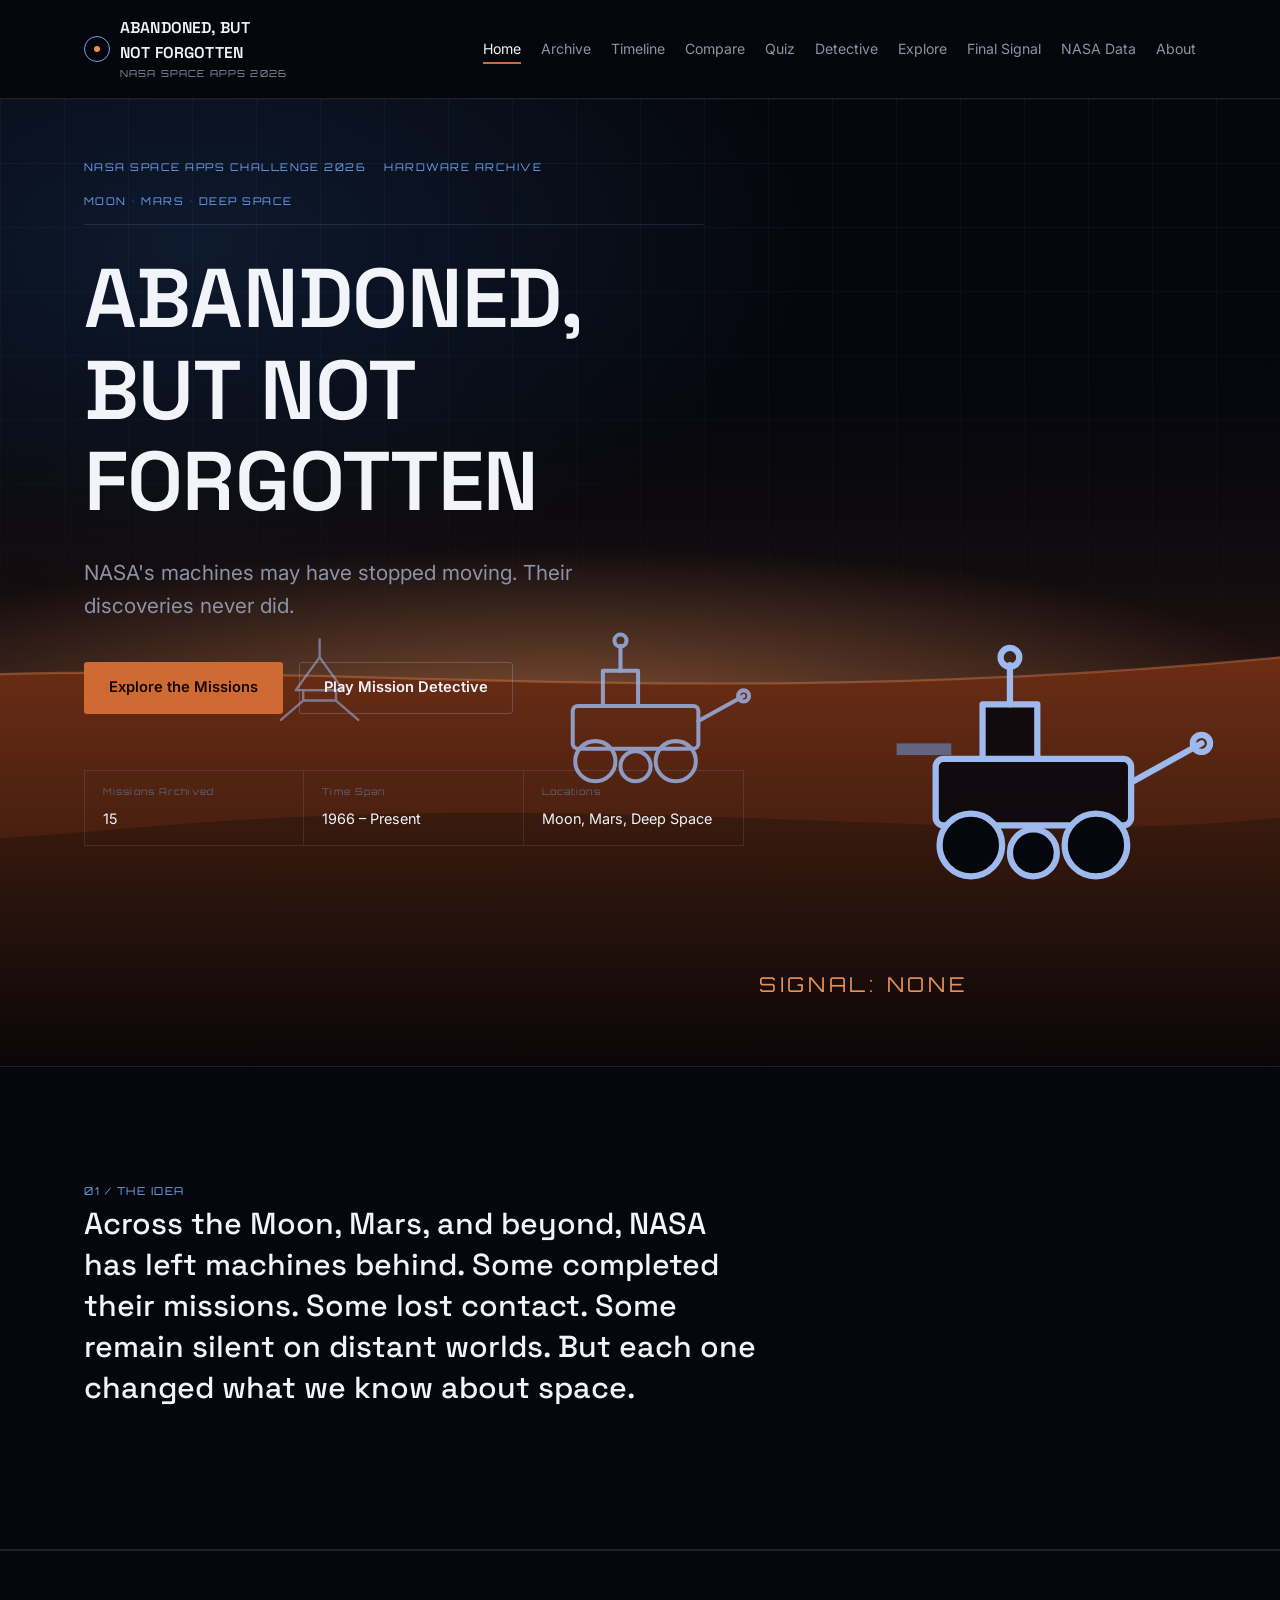
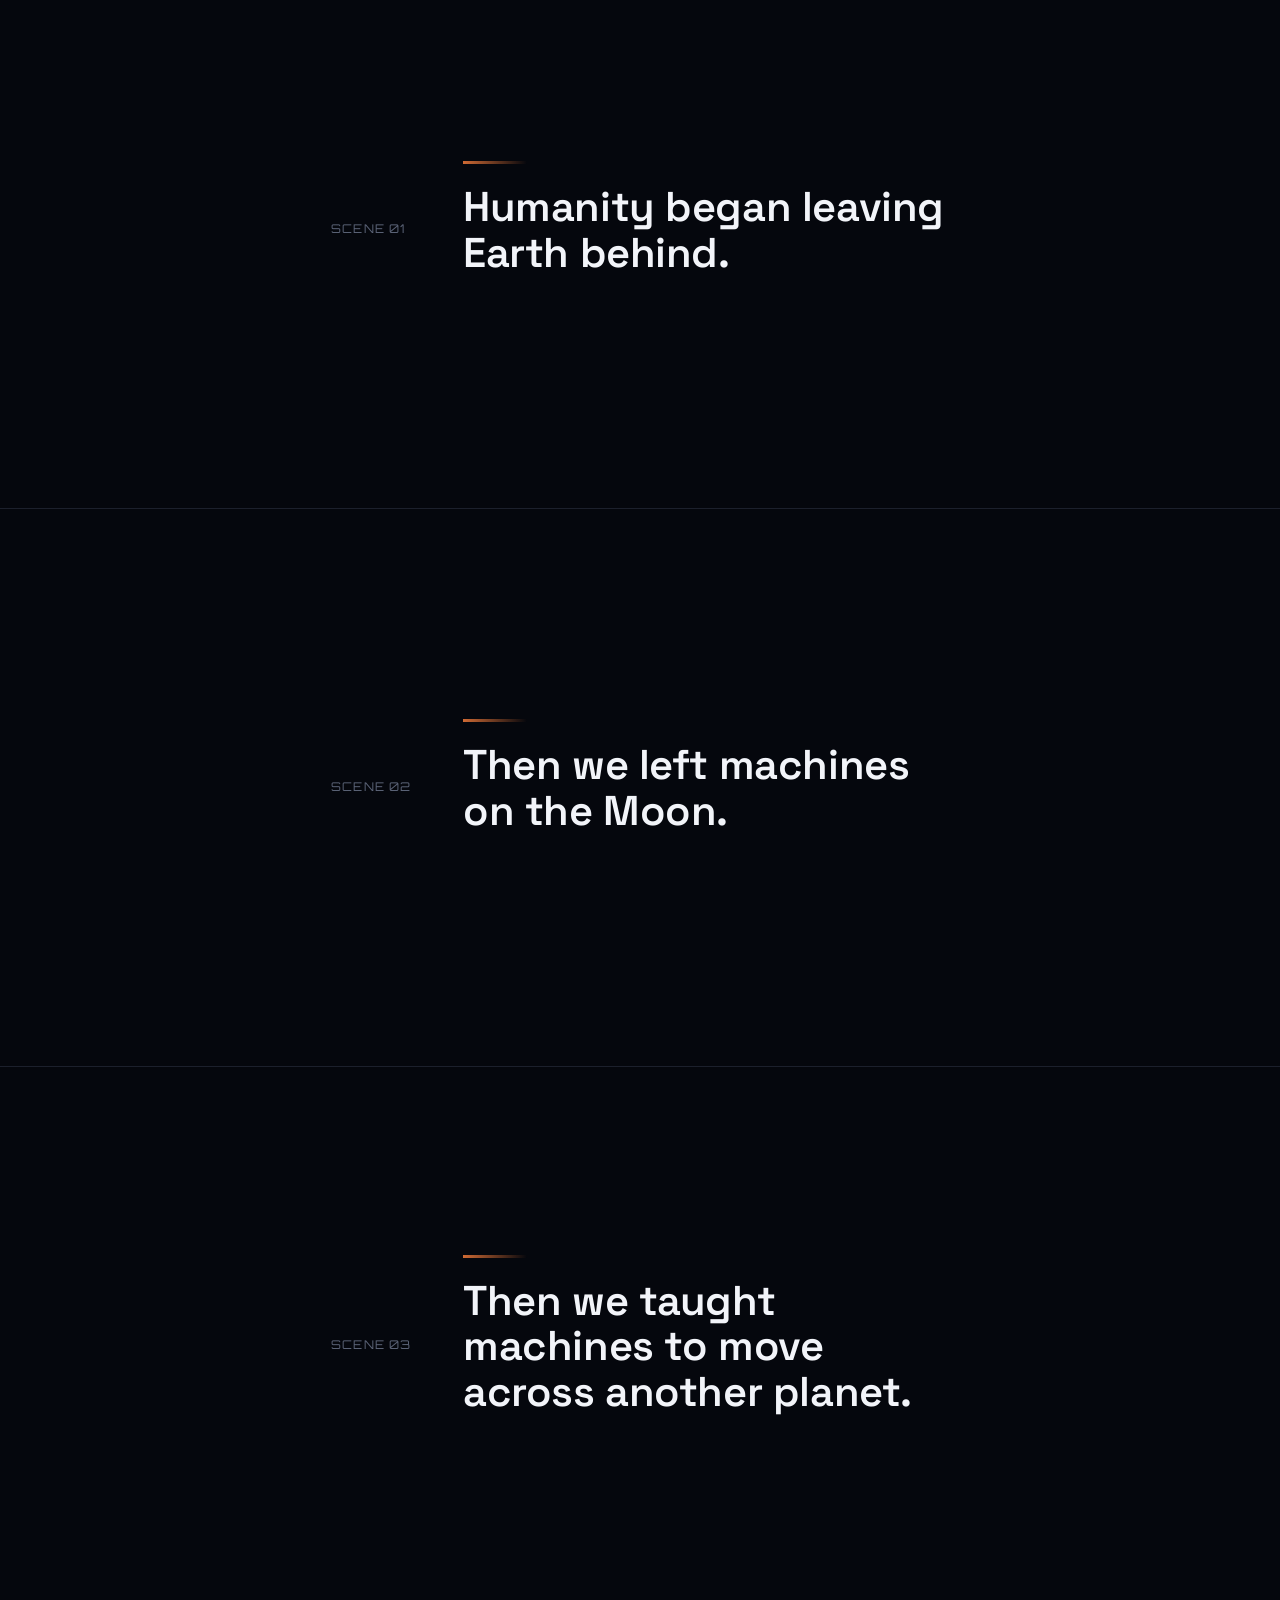
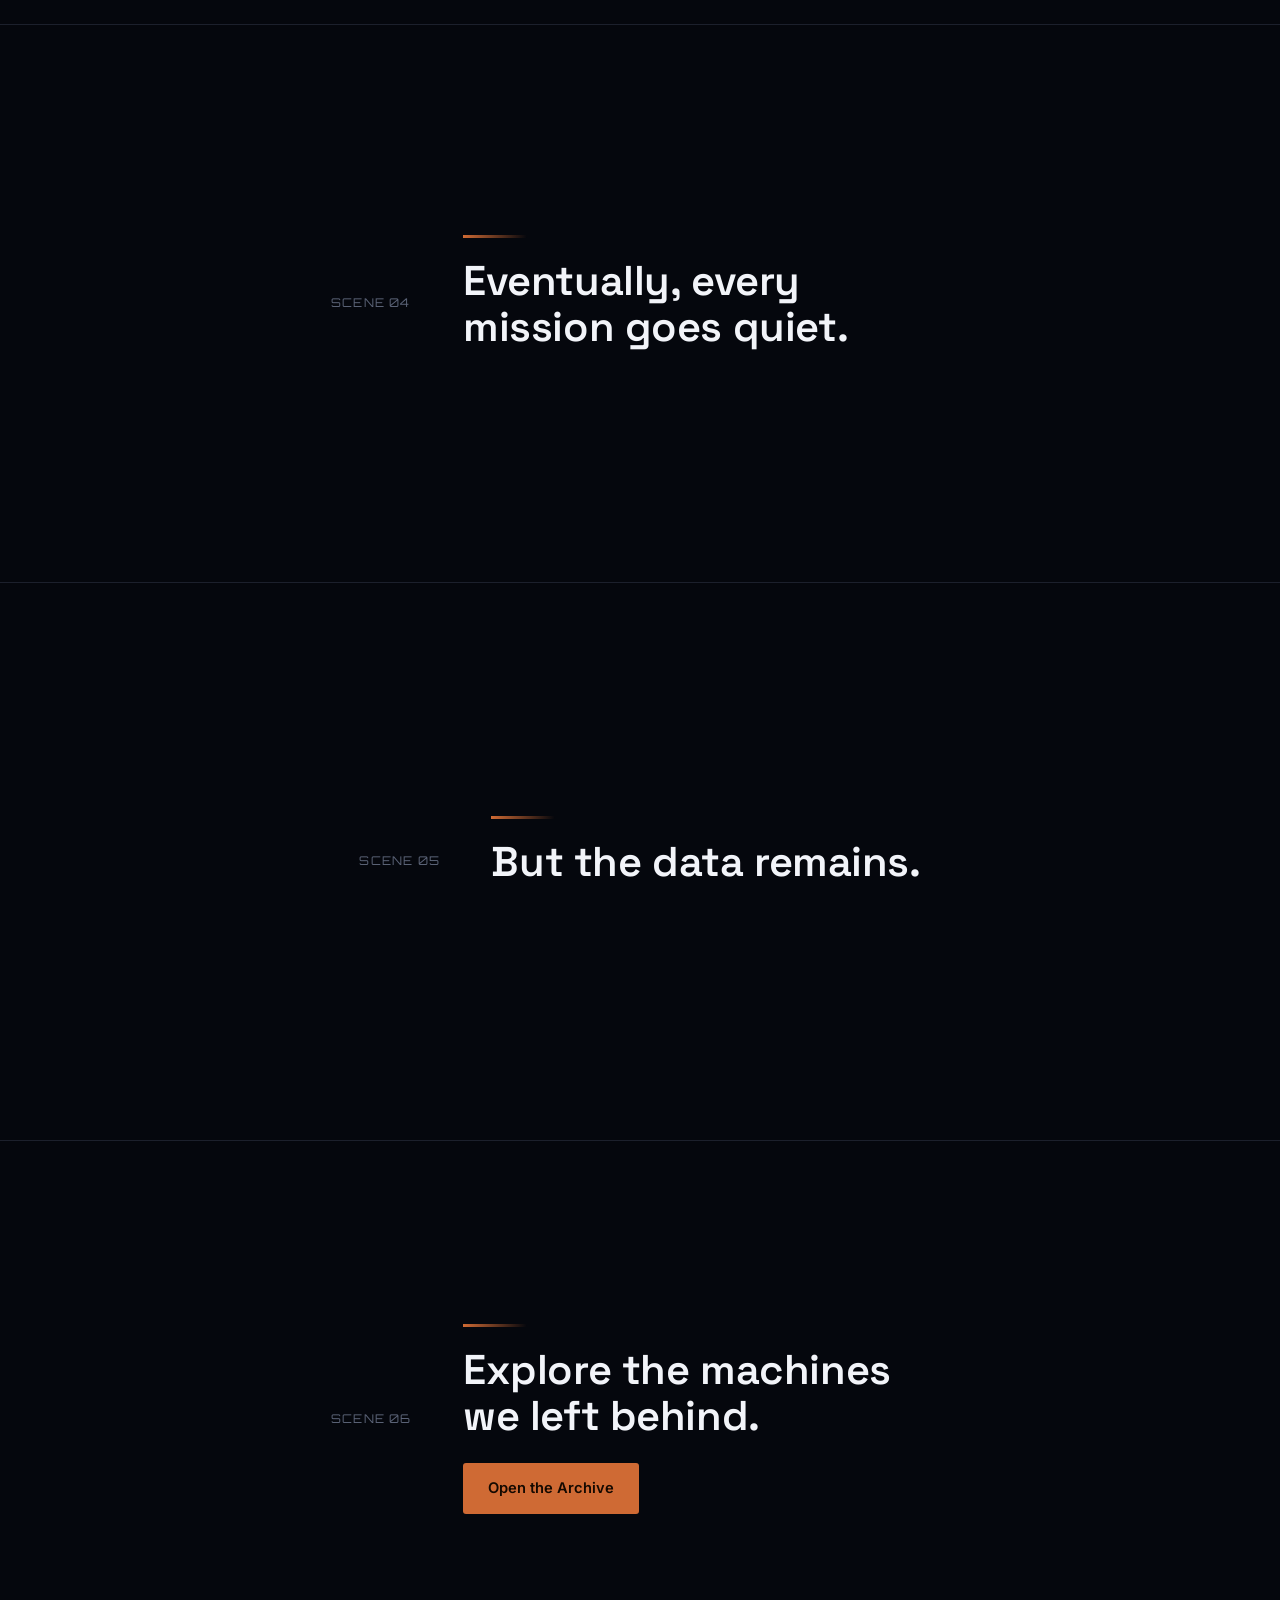
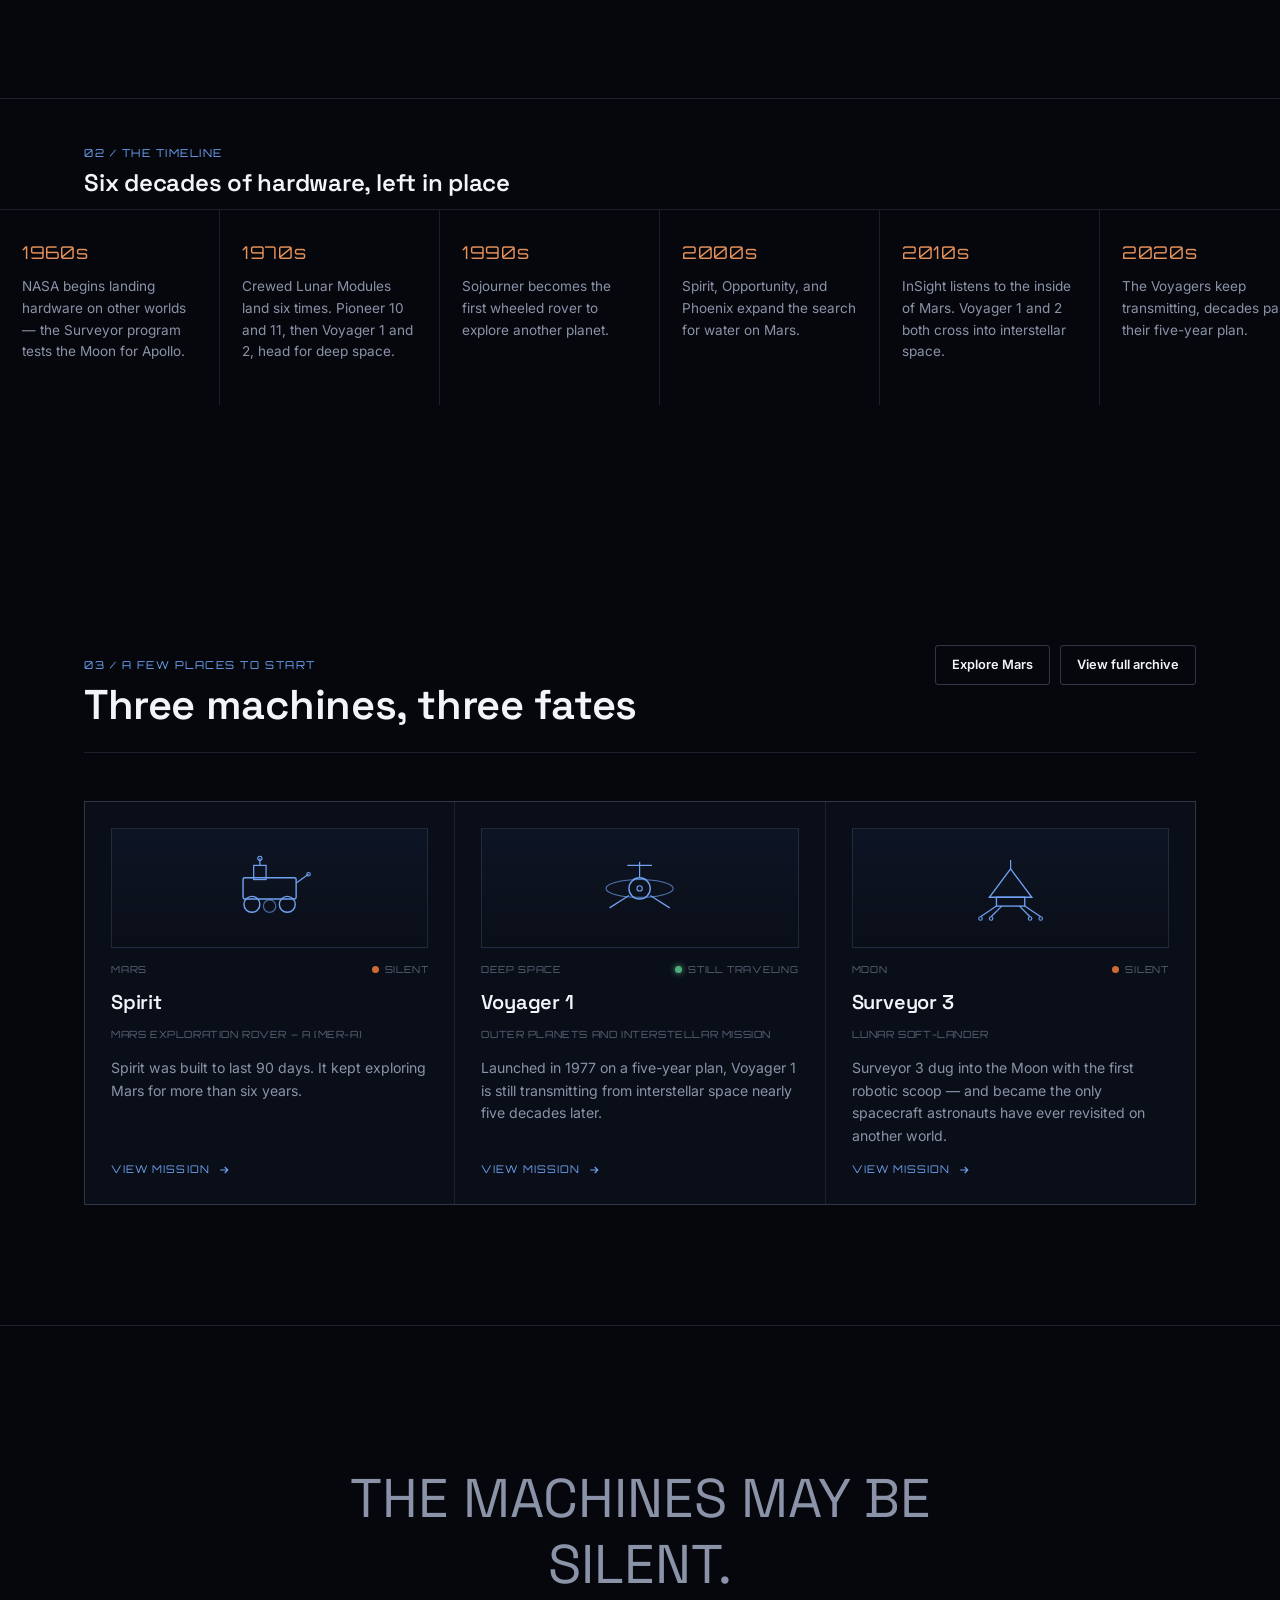
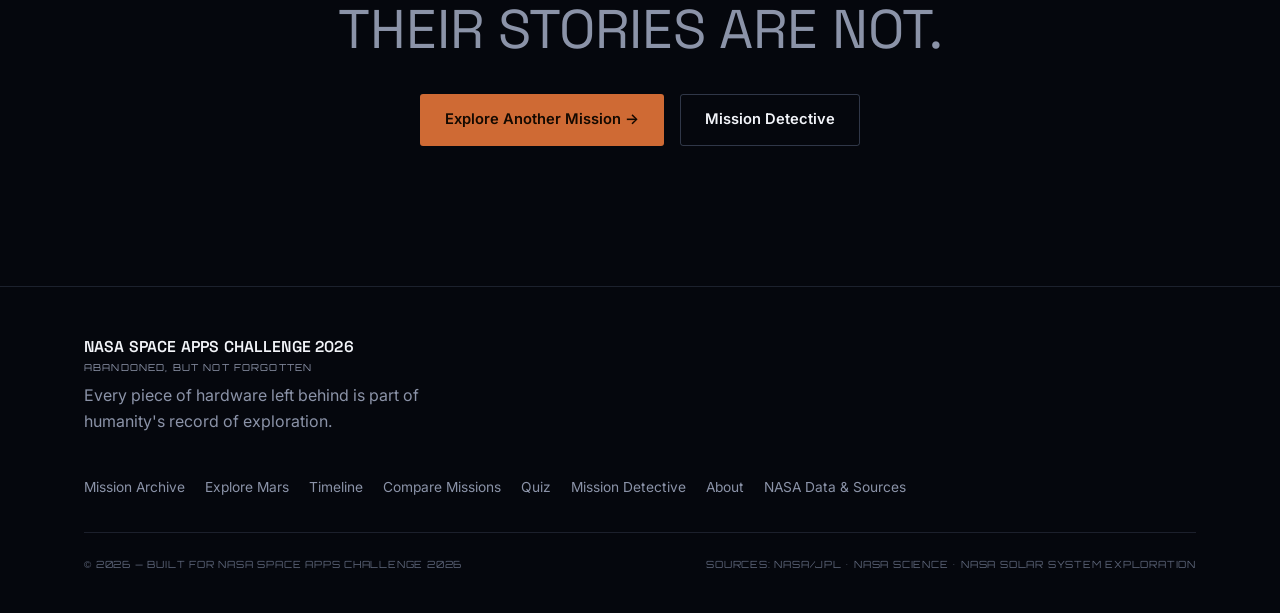
<file: index.html>
<!DOCTYPE html>
<html lang="en">
<head>
<meta charset="UTF-8">
<meta name="viewport" content="width=device-width, initial-scale=1.0">
<title>Abandoned, But Not Forgotten — NASA's Discarded Equipment on the Moon and Mars</title>
<meta name="description" content="An interactive mission archive telling the stories of NASA hardware left behind on the Moon, Mars, and in deep space. NASA Space Apps Challenge 2026.">
<link rel="icon" href="data:image/svg+xml,<svg xmlns=%22http://www.w3.org/2000/svg%22 viewBox=%220 0 100 100%22><circle cx=%2250%22 cy=%2250%22 r=%2240%22 fill=%22%23cf6a34%22/></svg>">
<link rel="preconnect" href="https://fonts.googleapis.com">
<link rel="preconnect" href="https://fonts.gstatic.com" crossorigin>
<link href="https://fonts.googleapis.com/css2?family=Space+Grotesk:wght@500;600;700&family=Inter:wght@400;500;600&family=Orbitron:wght@500;600&display=swap" rel="stylesheet">
<link rel="stylesheet" href="css/style.css">
</head>
<body>

<canvas id="starfield" aria-hidden="true"></canvas>
<div id="scroll-progress" aria-hidden="true"></div>

<a href="#main" class="skip-link">Skip to main content</a>

<header class="site-header">
  <nav class="nav" aria-label="Primary">
    <a href="index.html" class="nav-brand">
      <span class="nav-mark" aria-hidden="true"></span>
      <span class="nav-brand-text">ABANDONED, BUT<br>NOT FORGOTTEN<small>NASA SPACE APPS 2026</small></span>
    </a>
    <ul class="nav-links">
      <li><a href="index.html" aria-current="page">Home</a></li>
      <li><a href="missions.html">Archive</a></li>
      <li><a href="timeline.html">Timeline</a></li>
      <li><a href="compare.html">Compare</a></li>
      <li><a href="quiz.html">Quiz</a></li>
      <li><a href="detective.html">Detective</a></li>
      <li><a href="explore.html">Explore</a></li>
      <li><a href="final-signal.html">Final Signal</a></li>
      <li><a href="data.html">NASA Data</a></li>
      <li><a href="about.html">About</a></li>
    </ul>
    <button class="nav-toggle" aria-label="Toggle navigation menu" aria-expanded="false">
      <span></span>
    </button>
  </nav>
</header>

<main id="main">

  <!-- ============ HERO ============ -->
  <section class="hero">
    <div class="hero-bg" aria-hidden="true"></div>
    <div class="grid-overlay" aria-hidden="true"></div>

    <div class="rover-field" aria-hidden="true">
      <svg viewBox="0 0 1440 520" preserveAspectRatio="xMaxYMax slice" style="width:100%;height:100%;position:absolute;bottom:0;">
        <defs>
          <linearGradient id="sky" x1="0" y1="0" x2="0" y2="1"><stop offset="0" stop-color="#05070d" stop-opacity="0"/><stop offset="1" stop-color="#8a3a1c" stop-opacity="0.38"/></linearGradient>
          <linearGradient id="ground1" x1="0" y1="0" x2="0" y2="1"><stop offset="0" stop-color="#6b2d15"/><stop offset="1" stop-color="#1b0d08"/></linearGradient>
          <linearGradient id="ground2" x1="0" y1="0" x2="0" y2="1"><stop offset="0" stop-color="#3a1a0e"/><stop offset="1" stop-color="#090608"/></linearGradient>
          <radialGradient id="glow" cx="0.5" cy="0.5" r="0.5"><stop offset="0" stop-color="#e8925a" stop-opacity="0.45"/><stop offset="1" stop-color="#e8925a" stop-opacity="0"/></radialGradient>
        </defs>
        <rect x="0" y="120" width="1440" height="260" fill="url(#sky)"/>
        <ellipse cx="1050" cy="330" rx="420" ry="90" fill="url(#glow)"/>
        <path d="M0,330 C200,300 380,345 620,318 C860,290 1080,335 1440,300 L1440,520 L0,520 Z" fill="url(#ground1)"/>
        <path d="M0,330 C200,300 380,345 620,318 C860,290 1080,335 1440,300" fill="none" stroke="#e8925a" stroke-opacity="0.35" stroke-width="1.2"/>
        <path d="M0,400 C260,372 520,420 820,392 C1080,368 1280,404 1440,386 L1440,520 L0,520 Z" fill="url(#ground2)"/>
        <g stroke="#9db9ee" stroke-width="1.6" fill="none" stroke-linejoin="round" stroke-linecap="round">
          <!-- distant lander -->
          <g transform="translate(900,300) scale(0.8)" opacity="0.55">
            <polygon points="30,0 46,22 14,22"/><rect x="19" y="22" width="22" height="7"/>
            <line x1="19" y1="29" x2="4" y2="42"/><line x1="41" y1="29" x2="56" y2="42"/><line x1="30" y1="0" x2="30" y2="-12"/>
          </g>
          <!-- mid rover -->
          <g transform="translate(1060,318) scale(1.35)" opacity="0.8">
            <rect x="0" y="6" width="50" height="17" rx="2"/><rect x="12" y="-8" width="14" height="14"/>
            <line x1="19" y1="-8" x2="19" y2="-18"/><circle cx="19" cy="-20" r="2.4"/>
            <circle cx="9" cy="28" r="8"/><circle cx="41" cy="28" r="8"/><circle cx="25" cy="30" r="6"/>
            <line x1="50" y1="12" x2="68" y2="2"/><circle cx="68" cy="2" r="2.2"/>
          </g>
          <!-- foreground rover, still -->
          <g transform="translate(1255,342) scale(2.1)">
            <rect x="0" y="6" width="50" height="17" rx="2" fill="#05070d" fill-opacity="0.85"/><rect x="12" y="-8" width="14" height="14" fill="#05070d" fill-opacity="0.85"/>
            <line x1="19" y1="-8" x2="19" y2="-18"/><circle cx="19" cy="-20" r="2.4"/>
            <circle cx="9" cy="28" r="8" fill="#05070d"/><circle cx="41" cy="28" r="8" fill="#05070d"/><circle cx="25" cy="30" r="6" fill="#05070d"/>
            <line x1="50" y1="12" x2="68" y2="2"/><circle cx="68" cy="2" r="2.2"/>
            <rect x="-10" y="2" width="14" height="3" fill="#6fa2f2" fill-opacity="0.5" stroke="none"/>
          </g>
        </g>
        <text x="1160" y="480" fill="#e8925a" font-family="Orbitron, sans-serif" font-size="11" letter-spacing="2">SIGNAL: NONE</text>
      </svg>
    </div>

    <div class="wrap hero-content">
      <div class="hero-panel">
        <span>NASA SPACE APPS CHALLENGE 2026</span>
        <span>HARDWARE ARCHIVE</span>
        <span>MOON &bull; MARS &bull; DEEP SPACE</span>
      </div>

      <h1>ABANDONED,<br>BUT NOT FORGOTTEN</h1>
      <p class="hero-sub">NASA's machines may have stopped moving. Their discoveries never did.</p>

      <div class="hero-ctas">
        <a href="missions.html" class="btn btn-primary">Explore the Missions</a>
        <a href="detective.html" class="btn btn-secondary">Play Mission Detective</a>
      </div>

      <div class="hero-telemetry" role="group" aria-label="Archive summary">
        <div class="tcell"><span class="tlabel">Missions Archived</span><span class="tvalue">15</span></div>
        <div class="tcell"><span class="tlabel">Time Span</span><span class="tvalue">1966 &ndash; Present</span></div>
        <div class="tcell"><span class="tlabel">Locations</span><span class="tvalue">Moon, Mars, Deep Space</span></div>
      </div>
    </div>
  </section>

  <!-- ============ INTRO STATEMENT ============ -->
  <section class="intro-statement" id="how-it-works">
    <div class="wrap">
      <span class="eyebrow">01 / The Idea</span>
      <p class="lede">Across the Moon, Mars, and beyond, NASA has left machines behind. Some completed their missions. Some lost contact. Some remain silent on distant worlds. But each one changed what we know about space.</p>
    </div>
  </section>

  <!-- ============ STORY SCROLL ============ -->
  <section class="story" aria-label="How NASA's exploration unfolded">
    <div class="scene reveal" data-scene="1">
      <div class="wrap scene-inner">
        <span class="scene-index">SCENE 01</span>
        <div>
          <div class="scene-visual"></div>
          <h3>Humanity began leaving Earth behind.</h3>
        </div>
      </div>
    </div>
    <div class="scene reveal" data-scene="2">
      <div class="wrap scene-inner">
        <span class="scene-index">SCENE 02</span>
        <div>
          <div class="scene-visual"></div>
          <h3>Then we left machines on the Moon.</h3>
        </div>
      </div>
    </div>
    <div class="scene reveal" data-scene="3">
      <div class="wrap scene-inner">
        <span class="scene-index">SCENE 03</span>
        <div>
          <div class="scene-visual"></div>
          <h3>Then we taught machines to move across another planet.</h3>
        </div>
      </div>
    </div>
    <div class="scene reveal" data-scene="4">
      <div class="wrap scene-inner">
        <span class="scene-index">SCENE 04</span>
        <div>
          <div class="scene-visual"></div>
          <h3>Eventually, every mission goes quiet.</h3>
        </div>
      </div>
    </div>
    <div class="scene reveal" data-scene="5">
      <div class="wrap scene-inner">
        <span class="scene-index">SCENE 05</span>
        <div>
          <div class="scene-visual"></div>
          <h3>But the data remains.</h3>
        </div>
      </div>
    </div>
    <div class="scene reveal" data-scene="6">
      <div class="wrap scene-inner">
        <span class="scene-index">SCENE 06</span>
        <div>
          <div class="scene-visual"></div>
          <h3>Explore the machines we left behind.</h3>
          <div style="margin-top:24px;"><a href="missions.html" class="btn btn-primary">Open the Archive</a></div>
        </div>
      </div>
    </div>
  </section>

  <!-- ============ ERA STRIP ============ -->
  <section class="section" style="padding-top:40px;">
    <div class="wrap">
      <span class="eyebrow">02 / The Timeline</span>
      <h2 style="margin-top:6px;">Six decades of hardware, left in place</h2>
    </div>
    <div class="era-strip" role="list" aria-label="Missions by decade">
      <div class="era-item" role="listitem"><span class="era-year">1960s</span><p>NASA begins landing hardware on other worlds &mdash; the Surveyor program tests the Moon for Apollo.</p></div>
      <div class="era-item" role="listitem"><span class="era-year">1970s</span><p>Crewed Lunar Modules land six times. Pioneer 10 and 11, then Voyager 1 and 2, head for deep space.</p></div>
      <div class="era-item" role="listitem"><span class="era-year">1990s</span><p>Sojourner becomes the first wheeled rover to explore another planet.</p></div>
      <div class="era-item" role="listitem"><span class="era-year">2000s</span><p>Spirit, Opportunity, and Phoenix expand the search for water on Mars.</p></div>
      <div class="era-item" role="listitem"><span class="era-year">2010s</span><p>InSight listens to the inside of Mars. Voyager 1 and 2 both cross into interstellar space.</p></div>
      <div class="era-item" role="listitem"><span class="era-year">2020s</span><p>The Voyagers keep transmitting, decades past their five-year plan.</p></div>
    </div>
  </section>

  <!-- ============ FEATURED MISSIONS ============ -->
  <section class="section">
    <div class="wrap">
      <div class="section-head">
        <div>
          <span class="eyebrow">03 / A Few Places to Start</span>
          <h2>Three machines, three fates</h2>
        </div>
        <div style="display:flex; gap:10px; flex-wrap:wrap;">
          <a href="explore.html" class="btn btn-secondary btn-small">Explore Mars</a>
          <a href="missions.html" class="btn btn-secondary btn-small">View full archive</a>
        </div>
      </div>
      <div class="mission-grid" id="featured-missions"></div>
    </div>
  </section>

  <!-- ============ FINAL CTA ============ -->
  <section class="final-cta">
    <div class="wrap">
      <p class="big">THE MACHINES MAY BE SILENT.<br>THEIR STORIES ARE NOT.</p>
      <a href="missions.html" class="btn btn-primary">Explore Another Mission &rarr;</a>
      <a href="detective.html" class="btn btn-secondary" style="margin-left:12px;">Mission Detective</a>
    </div>
  </section>

</main>

<footer class="site-footer">
  <div class="wrap">
    <div class="footer-top">
      <div>
        <div class="nav-brand-text" style="margin-bottom:8px;">NASA SPACE APPS CHALLENGE 2026<small>ABANDONED, BUT NOT FORGOTTEN</small></div>
        <p style="max-width:40ch;">Every piece of hardware left behind is part of humanity's record of exploration.</p>
      </div>
      <ul class="footer-links">
        <li><a href="missions.html">Mission Archive</a></li>
        <li><a href="explore.html">Explore Mars</a></li>
        <li><a href="timeline.html">Timeline</a></li>
        <li><a href="compare.html">Compare Missions</a></li>
        <li><a href="quiz.html">Quiz</a></li>
        <li><a href="detective.html">Mission Detective</a></li>
        <li><a href="about.html">About</a></li>
        <li><a href="data.html">NASA Data &amp; Sources</a></li>
      </ul>
    </div>
    <div class="footer-bottom">
      <span>&copy; <span id="footer-year"></span> &mdash; BUILT FOR NASA SPACE APPS CHALLENGE 2026</span>
      <span>SOURCES: NASA/JPL &bull; NASA SCIENCE &bull; NASA SOLAR SYSTEM EXPLORATION</span>
    </div>
  </div>
</footer>

<button id="back-to-top" aria-label="Back to top">
  <svg width="16" height="16" viewBox="0 0 16 16" fill="none"><path d="M8 13V3M3 8l5-5 5 5" stroke="currentColor" stroke-width="1.6"/></svg>
</button>

<script src="js/data.js"></script>
<script src="js/data-extra.js"></script>
<script src="js/config.js"></script>
<script src="js/nasa-api.js"></script>
<script src="js/svg-icons.js"></script>
<script src="js/main.js"></script>
<script>
(function () {
  "use strict";
  var featuredIds = ["spirit", "voyager-1", "surveyor-3"];
  var wrap = document.getElementById("featured-missions");
  if (!wrap) return;
  var html = featuredIds.map(function (id) {
    var m = getMissionById(id);
    if (!m) return "";
    return '' +
      '<a class="mission-card reveal in-view" data-id="' + m.id + '" href="mission.html?id=' + m.id + '">' +
        '<span class="card-scanline" aria-hidden="true"></span>' +
        '<div class="card-visual" style="color:var(--space-blue-bright);">' + MissionIcons.iconFor(m) + '</div>' +
        '<div class="card-meta"><span>' + LOCATION_LABELS[m.location] + '</span><span class="status-dot ' + m.status + '">' + m.statusLabel + '</span></div>' +
        '<h3>' + m.name + '</h3>' +
        '<span class="card-sub">' + m.subtitle + '</span>' +
        '<p class="card-story">' + m.shortStory + '</p>' +
        '<span class="card-cta">VIEW MISSION ' + MissionIcons.arrowIcon() + '</span>' +
      '</a>';
  }).join("");
  wrap.innerHTML = html;
  NasaAPI.decorateCards(wrap);
})();
</script>
<script>
/* If the stylesheet did not load (e.g. index.html opened from inside a zip), tell the user how to fix it. */
window.addEventListener("load", function () {
  if (getComputedStyle(document.body).backgroundColor !== "rgb(5, 7, 13)") {
    var d = document.createElement("div"); d.id = "setup-warning";
    d.textContent = "Styles did not load. Extract the WHOLE zip folder first (right-click > Extract All), then open index.html from the extracted folder so the css/ and js/ folders sit next to it.";
    document.body.insertBefore(d, document.body.firstChild);
  }
});
</script>
</body>
</html>
</file>
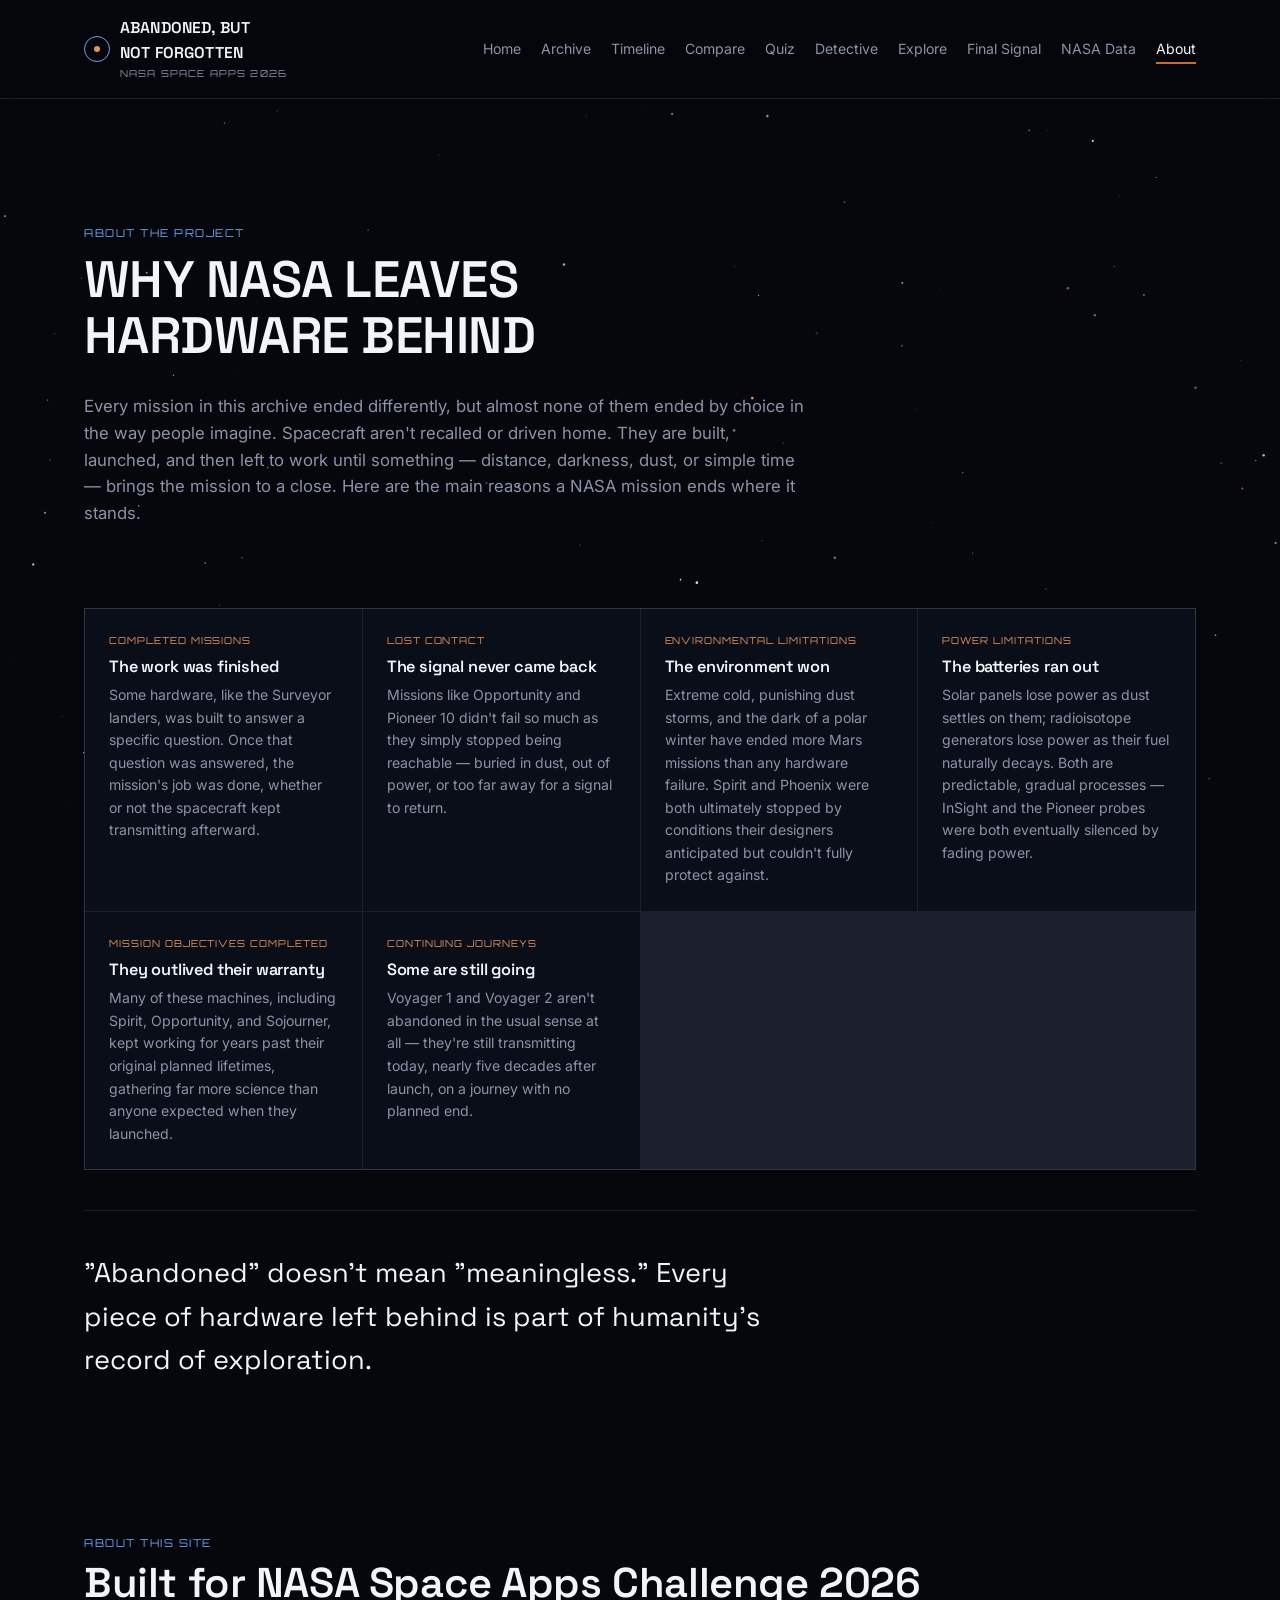
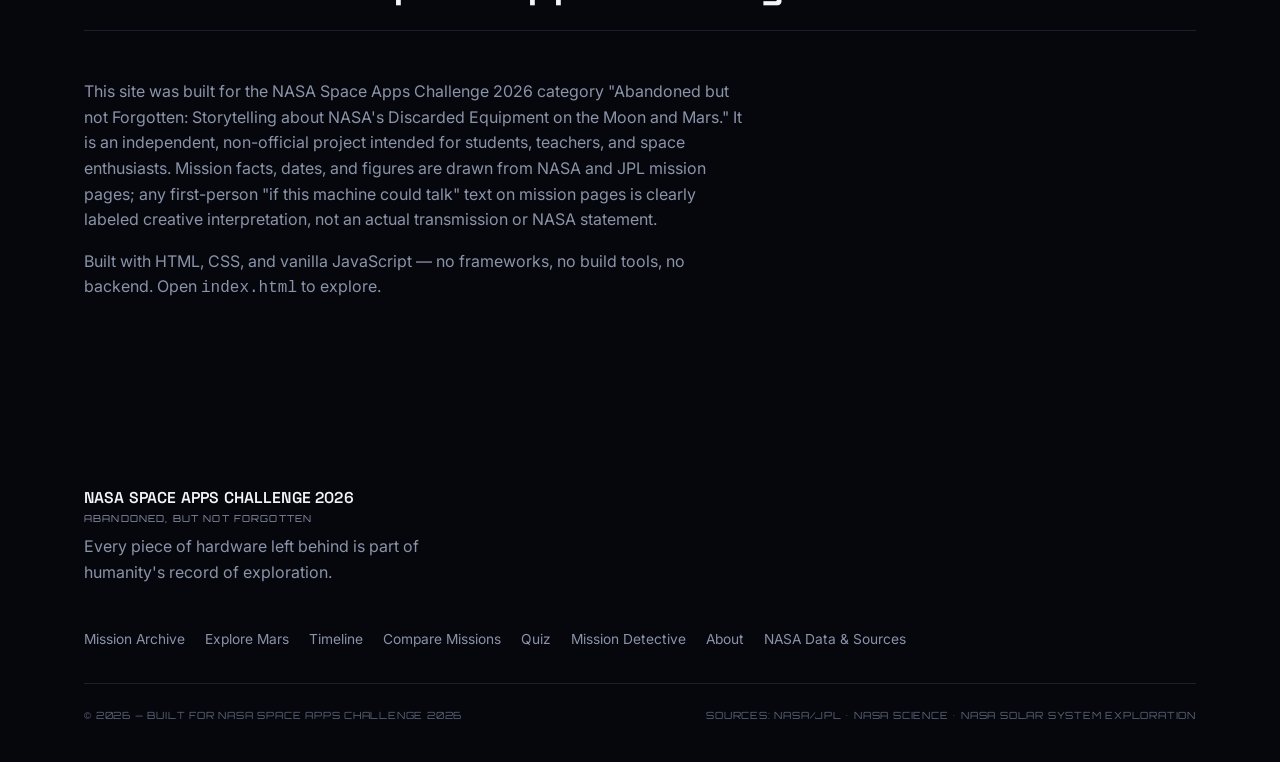
<file: about.html>
<!DOCTYPE html>
<html lang="en">
<head>
<meta charset="UTF-8">
<meta name="viewport" content="width=device-width, initial-scale=1.0">
<title>About — Abandoned, But Not Forgotten</title>
<meta name="description" content="Why NASA leaves hardware behind on the Moon, Mars, and in deep space — and why that hardware still matters.">
<link rel="icon" href="data:image/svg+xml,<svg xmlns=%22http://www.w3.org/2000/svg%22 viewBox=%220 0 100 100%22><circle cx=%2250%22 cy=%2250%22 r=%2240%22 fill=%22%23cf6a34%22/></svg>">
<link rel="preconnect" href="https://fonts.googleapis.com">
<link rel="preconnect" href="https://fonts.gstatic.com" crossorigin>
<link href="https://fonts.googleapis.com/css2?family=Space+Grotesk:wght@500;600;700&family=Inter:wght@400;500;600&family=Orbitron:wght@500;600&display=swap" rel="stylesheet">
<link rel="stylesheet" href="css/style.css">
</head>
<body>

<canvas id="starfield" aria-hidden="true"></canvas>
<div id="scroll-progress" aria-hidden="true"></div>
<a href="#main" class="skip-link">Skip to main content</a>

<header class="site-header">
  <nav class="nav" aria-label="Primary">
    <a href="index.html" class="nav-brand">
      <span class="nav-mark" aria-hidden="true"></span>
      <span class="nav-brand-text">ABANDONED, BUT<br>NOT FORGOTTEN<small>NASA SPACE APPS 2026</small></span>
    </a>
    <ul class="nav-links">
      <li><a href="index.html">Home</a></li>
      <li><a href="missions.html">Archive</a></li>
      <li><a href="timeline.html">Timeline</a></li>
      <li><a href="compare.html">Compare</a></li>
      <li><a href="quiz.html">Quiz</a></li>
      <li><a href="detective.html">Detective</a></li>
      <li><a href="explore.html">Explore</a></li>
      <li><a href="final-signal.html">Final Signal</a></li>
      <li><a href="data.html">NASA Data</a></li>
      <li><a href="about.html" aria-current="page">About</a></li>
    </ul>
    <button class="nav-toggle" aria-label="Toggle navigation menu" aria-expanded="false">
      <span></span>
    </button>
  </nav>
</header>

<main id="main">
  <section class="section" style="padding-bottom:0;">
    <div class="wrap">
      <span class="eyebrow">ABOUT THE PROJECT</span>
      <h2 style="font-size:clamp(2rem,4.4vw,3.2rem); margin:8px 0 28px; max-width:18ch;">WHY NASA LEAVES HARDWARE BEHIND</h2>
      <p style="max-width:66ch; font-size:1.05rem;">Every mission in this archive ended differently, but almost none of them ended by choice in the way people imagine. Spacecraft aren't recalled or driven home. They are built, launched, and then left to work until something &mdash; distance, darkness, dust, or simple time &mdash; brings the mission to a close. Here are the main reasons a NASA mission ends where it stands.</p>
    </div>
  </section>

  <section class="section" style="padding-top:24px;">
    <div class="wrap">
      <div class="about-grid">
        <div class="about-card reveal">
          <span class="a-eyebrow">COMPLETED MISSIONS</span>
          <h4>The work was finished</h4>
          <p>Some hardware, like the Surveyor landers, was built to answer a specific question. Once that question was answered, the mission's job was done, whether or not the spacecraft kept transmitting afterward.</p>
        </div>
        <div class="about-card reveal">
          <span class="a-eyebrow">LOST CONTACT</span>
          <h4>The signal never came back</h4>
          <p>Missions like Opportunity and Pioneer 10 didn't fail so much as they simply stopped being reachable &mdash; buried in dust, out of power, or too far away for a signal to return.</p>
        </div>
        <div class="about-card reveal">
          <span class="a-eyebrow">ENVIRONMENTAL LIMITATIONS</span>
          <h4>The environment won</h4>
          <p>Extreme cold, punishing dust storms, and the dark of a polar winter have ended more Mars missions than any hardware failure. Spirit and Phoenix were both ultimately stopped by conditions their designers anticipated but couldn't fully protect against.</p>
        </div>
        <div class="about-card reveal">
          <span class="a-eyebrow">POWER LIMITATIONS</span>
          <h4>The batteries ran out</h4>
          <p>Solar panels lose power as dust settles on them; radioisotope generators lose power as their fuel naturally decays. Both are predictable, gradual processes &mdash; InSight and the Pioneer probes were both eventually silenced by fading power.</p>
        </div>
        <div class="about-card reveal">
          <span class="a-eyebrow">MISSION OBJECTIVES COMPLETED</span>
          <h4>They outlived their warranty</h4>
          <p>Many of these machines, including Spirit, Opportunity, and Sojourner, kept working for years past their original planned lifetimes, gathering far more science than anyone expected when they launched.</p>
        </div>
        <div class="about-card reveal">
          <span class="a-eyebrow">CONTINUING JOURNEYS</span>
          <h4>Some are still going</h4>
          <p>Voyager 1 and Voyager 2 aren't abandoned in the usual sense at all &mdash; they're still transmitting today, nearly five decades after launch, on a journey with no planned end.</p>
        </div>
      </div>

      <div class="about-closer">
        <p class="big">"Abandoned" doesn't mean "meaningless." Every piece of hardware left behind is part of humanity's record of exploration.</p>
      </div>
    </div>
  </section>

  <section class="section" style="padding-top:0;">
    <div class="wrap">
      <div class="section-head">
        <div>
          <span class="eyebrow">ABOUT THIS SITE</span>
          <h2>Built for NASA Space Apps Challenge 2026</h2>
        </div>
      </div>
      <p style="max-width:66ch;">This site was built for the NASA Space Apps Challenge 2026 category "Abandoned but not Forgotten: Storytelling about NASA's Discarded Equipment on the Moon and Mars." It is an independent, non-official project intended for students, teachers, and space enthusiasts. Mission facts, dates, and figures are drawn from NASA and JPL mission pages; any first-person "if this machine could talk" text on mission pages is clearly labeled creative interpretation, not an actual transmission or NASA statement.</p>
      <p style="max-width:66ch;">Built with HTML, CSS, and vanilla JavaScript &mdash; no frameworks, no build tools, no backend. Open <code>index.html</code> to explore.</p>
    </div>
  </section>
</main>

<footer class="site-footer">
  <div class="wrap">
    <div class="footer-top">
      <div>
        <div class="nav-brand-text" style="margin-bottom:8px;">NASA SPACE APPS CHALLENGE 2026<small>ABANDONED, BUT NOT FORGOTTEN</small></div>
        <p style="max-width:40ch;">Every piece of hardware left behind is part of humanity's record of exploration.</p>
      </div>
      <ul class="footer-links">
        <li><a href="missions.html">Mission Archive</a></li>
        <li><a href="explore.html">Explore Mars</a></li>
        <li><a href="timeline.html">Timeline</a></li>
        <li><a href="compare.html">Compare Missions</a></li>
        <li><a href="quiz.html">Quiz</a></li>
        <li><a href="detective.html">Mission Detective</a></li>
        <li><a href="about.html">About</a></li>
        <li><a href="data.html">NASA Data &amp; Sources</a></li>
      </ul>
    </div>
    <div class="footer-bottom">
      <span>&copy; <span id="footer-year"></span> &mdash; BUILT FOR NASA SPACE APPS CHALLENGE 2026</span>
      <span>SOURCES: NASA/JPL &bull; NASA SCIENCE &bull; NASA SOLAR SYSTEM EXPLORATION</span>
    </div>
  </div>
</footer>

<button id="back-to-top" aria-label="Back to top">
  <svg width="16" height="16" viewBox="0 0 16 16" fill="none"><path d="M8 13V3M3 8l5-5 5 5" stroke="currentColor" stroke-width="1.6"/></svg>
</button>

<script src="js/data.js"></script>
<script src="js/data-extra.js"></script>
<script src="js/config.js"></script>
<script src="js/nasa-api.js"></script>
<script src="js/main.js"></script>
<script>
/* If the stylesheet did not load (e.g. index.html opened from inside a zip), tell the user how to fix it. */
window.addEventListener("load", function () {
  if (getComputedStyle(document.body).backgroundColor !== "rgb(5, 7, 13)") {
    var d = document.createElement("div"); d.id = "setup-warning";
    d.textContent = "Styles did not load. Extract the WHOLE zip folder first (right-click > Extract All), then open index.html from the extracted folder so the css/ and js/ folders sit next to it.";
    document.body.insertBefore(d, document.body.firstChild);
  }
});
</script>
</body>
</html>
</file>
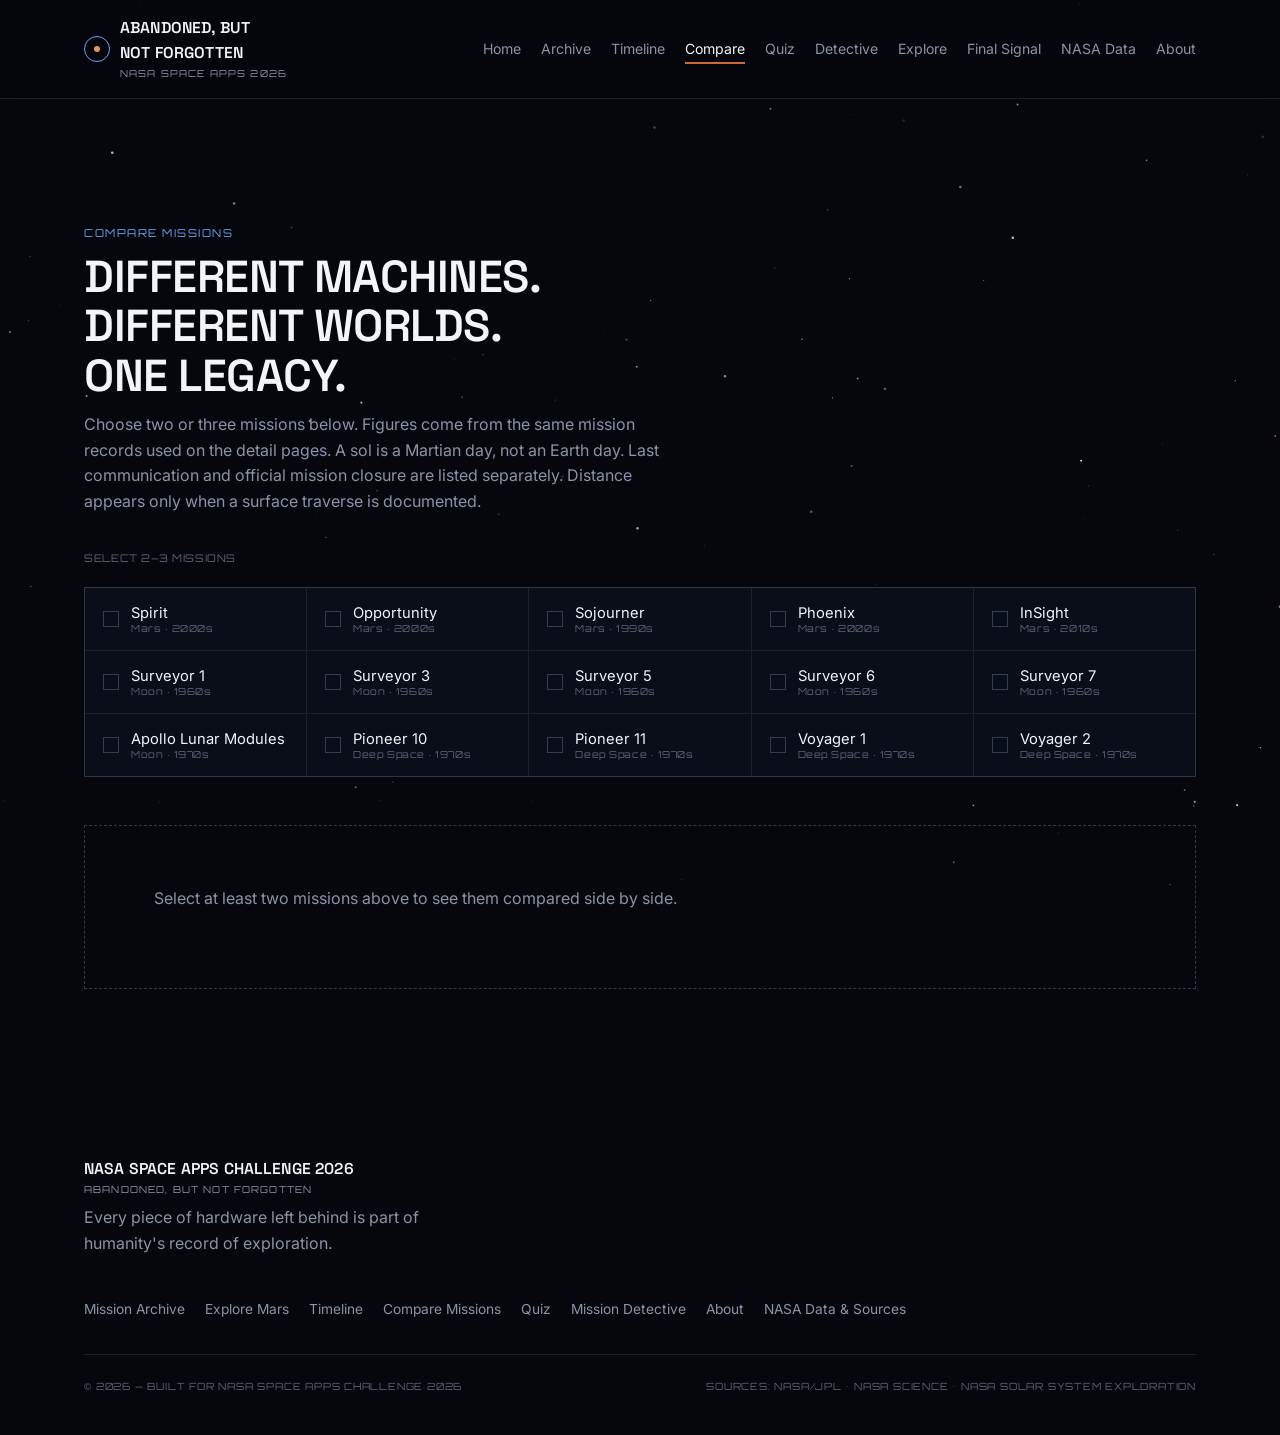
<file: compare.html>
<!DOCTYPE html>
<html lang="en">
<head>
<meta charset="UTF-8">
<meta name="viewport" content="width=device-width, initial-scale=1.0">
<title>Compare Missions — Abandoned, But Not Forgotten</title>
<meta name="description" content="Compare NASA missions side by side — destination, duration, purpose, and scientific contribution.">
<link rel="icon" href="data:image/svg+xml,<svg xmlns=%22http://www.w3.org/2000/svg%22 viewBox=%220 0 100 100%22><circle cx=%2250%22 cy=%2250%22 r=%2240%22 fill=%22%23cf6a34%22/></svg>">
<link rel="preconnect" href="https://fonts.googleapis.com">
<link rel="preconnect" href="https://fonts.gstatic.com" crossorigin>
<link href="https://fonts.googleapis.com/css2?family=Space+Grotesk:wght@500;600;700&family=Inter:wght@400;500;600&family=Orbitron:wght@500;600&display=swap" rel="stylesheet">
<link rel="stylesheet" href="css/style.css">
</head>
<body>

<canvas id="starfield" aria-hidden="true"></canvas>
<div id="scroll-progress" aria-hidden="true"></div>
<a href="#main" class="skip-link">Skip to main content</a>

<header class="site-header">
  <nav class="nav" aria-label="Primary">
    <a href="index.html" class="nav-brand">
      <span class="nav-mark" aria-hidden="true"></span>
      <span class="nav-brand-text">ABANDONED, BUT<br>NOT FORGOTTEN<small>NASA SPACE APPS 2026</small></span>
    </a>
    <ul class="nav-links">
      <li><a href="index.html">Home</a></li>
      <li><a href="missions.html">Archive</a></li>
      <li><a href="timeline.html">Timeline</a></li>
      <li><a href="compare.html" aria-current="page">Compare</a></li>
      <li><a href="quiz.html">Quiz</a></li>
      <li><a href="detective.html">Detective</a></li>
      <li><a href="explore.html">Explore</a></li>
      <li><a href="final-signal.html">Final Signal</a></li>
      <li><a href="data.html">NASA Data</a></li>
      <li><a href="about.html">About</a></li>
    </ul>
    <button class="nav-toggle" aria-label="Toggle navigation menu" aria-expanded="false">
      <span></span>
    </button>
  </nav>
</header>

<main id="main">
  <section class="section" style="padding-bottom:0;">
    <div class="wrap">
      <span class="eyebrow">COMPARE MISSIONS</span>
      <h2 style="font-size:clamp(1.8rem,4vw,2.8rem); margin:8px 0 12px; max-width:16ch;">DIFFERENT MACHINES. DIFFERENT WORLDS. ONE LEGACY.</h2>
      <p style="max-width:60ch; margin-bottom:36px;">Choose two or three missions below. Figures come from the same mission records used on the detail pages. A sol is a Martian day, not an Earth day. Last communication and official mission closure are listed separately. Distance appears only when a surface traverse is documented.</p>

      <p class="compare-hint" id="compare-hint">SELECT 2&ndash;3 MISSIONS</p>
      <div class="compare-picker" id="compare-picker" role="group" aria-label="Select missions to compare"></div>
    </div>
  </section>

  <section class="section" style="padding-top:0;">
    <div class="wrap">
      <div id="compare-output"></div>
    </div>
  </section>
</main>

<footer class="site-footer">
  <div class="wrap">
    <div class="footer-top">
      <div>
        <div class="nav-brand-text" style="margin-bottom:8px;">NASA SPACE APPS CHALLENGE 2026<small>ABANDONED, BUT NOT FORGOTTEN</small></div>
        <p style="max-width:40ch;">Every piece of hardware left behind is part of humanity's record of exploration.</p>
      </div>
      <ul class="footer-links">
        <li><a href="missions.html">Mission Archive</a></li>
        <li><a href="explore.html">Explore Mars</a></li>
        <li><a href="timeline.html">Timeline</a></li>
        <li><a href="compare.html">Compare Missions</a></li>
        <li><a href="quiz.html">Quiz</a></li>
        <li><a href="detective.html">Mission Detective</a></li>
        <li><a href="about.html">About</a></li>
        <li><a href="data.html">NASA Data &amp; Sources</a></li>
      </ul>
    </div>
    <div class="footer-bottom">
      <span>&copy; <span id="footer-year"></span> &mdash; BUILT FOR NASA SPACE APPS CHALLENGE 2026</span>
      <span>SOURCES: NASA/JPL &bull; NASA SCIENCE &bull; NASA SOLAR SYSTEM EXPLORATION</span>
    </div>
  </div>
</footer>

<button id="back-to-top" aria-label="Back to top">
  <svg width="16" height="16" viewBox="0 0 16 16" fill="none"><path d="M8 13V3M3 8l5-5 5 5" stroke="currentColor" stroke-width="1.6"/></svg>
</button>

<script src="js/data.js"></script>
<script src="js/data-extra.js"></script>
<script src="js/config.js"></script>
<script src="js/nasa-api.js"></script>
<script src="js/svg-icons.js"></script>
<script src="js/main.js"></script>
<script src="js/compare.js"></script>
<script>
/* If the stylesheet did not load (e.g. index.html opened from inside a zip), tell the user how to fix it. */
window.addEventListener("load", function () {
  if (getComputedStyle(document.body).backgroundColor !== "rgb(5, 7, 13)") {
    var d = document.createElement("div"); d.id = "setup-warning";
    d.textContent = "Styles did not load. Extract the WHOLE zip folder first (right-click > Extract All), then open index.html from the extracted folder so the css/ and js/ folders sit next to it.";
    document.body.insertBefore(d, document.body.firstChild);
  }
});
</script>
</body>
</html>
</file>
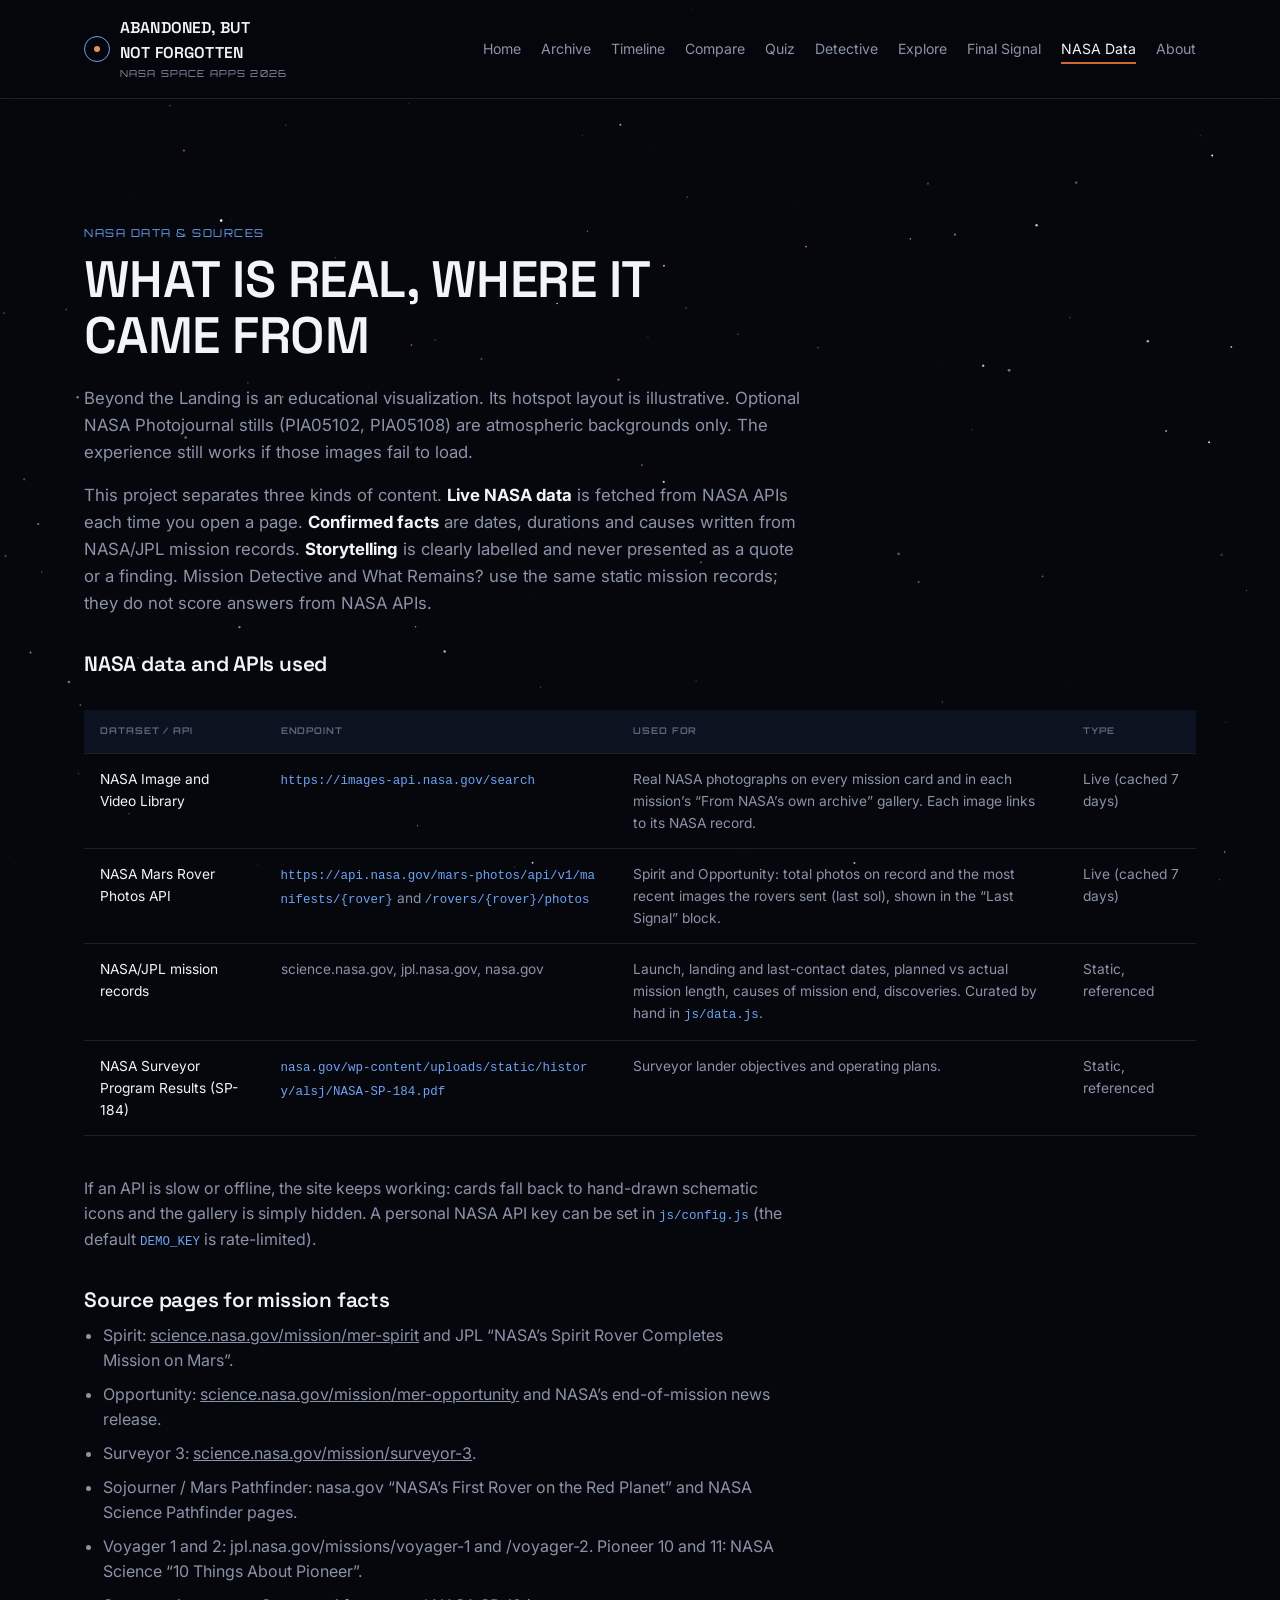
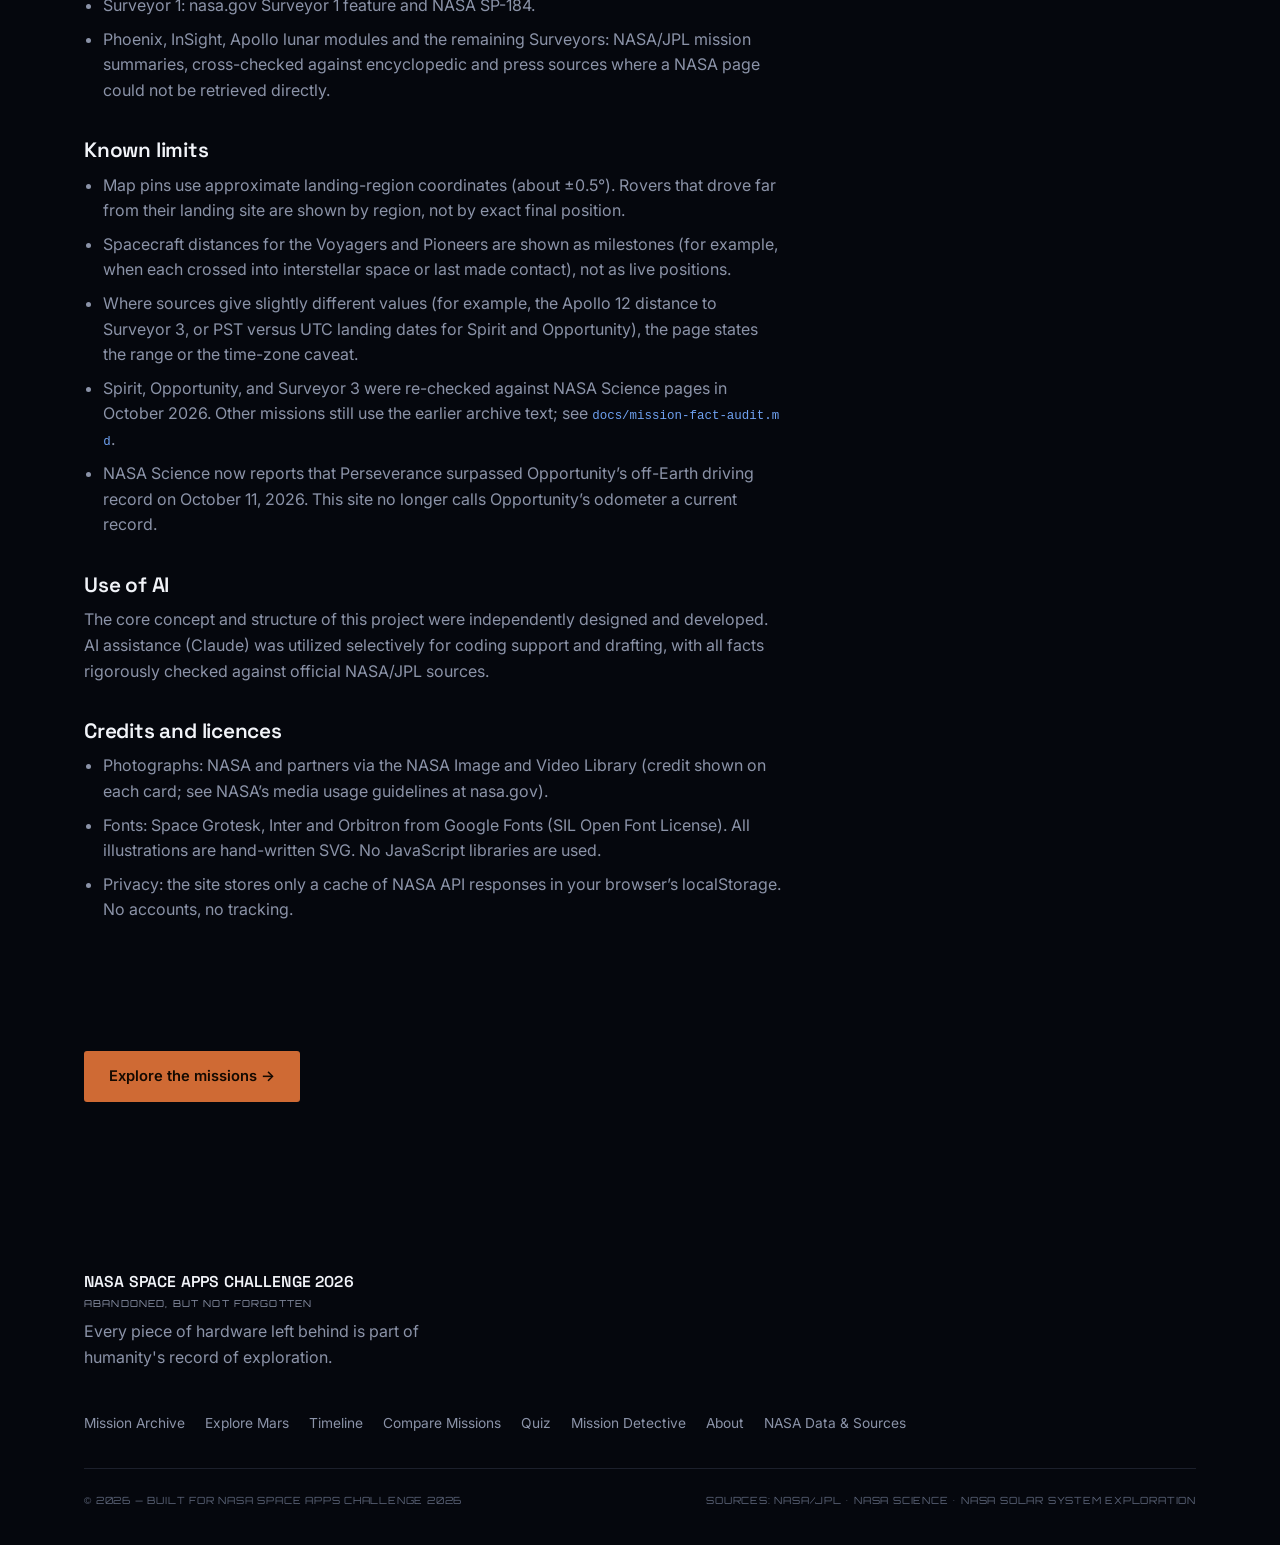
<file: data.html>
<!DOCTYPE html>
<html lang="en">
<head>
<meta charset="UTF-8">
<meta name="viewport" content="width=device-width, initial-scale=1.0">
<title>NASA Data &amp; Sources — Abandoned, But Not Forgotten</title>
<meta name="description" content="Every NASA dataset, API and source used in this project, with limits and AI disclosure.">
<link rel="icon" href="data:image/svg+xml,<svg xmlns=%22http://www.w3.org/2000/svg%22 viewBox=%220 0 100 100%22><circle cx=%2250%22 cy=%2250%22 r=%2240%22 fill=%22%23cf6a34%22/></svg>">
<link rel="preconnect" href="https://fonts.googleapis.com">
<link rel="preconnect" href="https://fonts.gstatic.com" crossorigin>
<link href="https://fonts.googleapis.com/css2?family=Space+Grotesk:wght@500;600;700&family=Inter:wght@400;500;600&family=Orbitron:wght@500;600&display=swap" rel="stylesheet">
<link rel="stylesheet" href="css/style.css">
</head>
<body>

<canvas id="starfield" aria-hidden="true"></canvas>
<div id="scroll-progress" aria-hidden="true"></div>
<a href="#main" class="skip-link">Skip to main content</a>

<header class="site-header">
  <nav class="nav" aria-label="Primary">
    <a href="index.html" class="nav-brand">
      <span class="nav-mark" aria-hidden="true"></span>
      <span class="nav-brand-text">ABANDONED, BUT<br>NOT FORGOTTEN<small>NASA SPACE APPS 2026</small></span>
    </a>
    <ul class="nav-links">
      <li><a href="index.html">Home</a></li>
      <li><a href="missions.html">Archive</a></li>
      <li><a href="timeline.html">Timeline</a></li>
      <li><a href="compare.html">Compare</a></li>
      <li><a href="quiz.html">Quiz</a></li>
      <li><a href="detective.html">Detective</a></li>
      <li><a href="explore.html">Explore</a></li>
      <li><a href="final-signal.html">Final Signal</a></li>
      <li><a href="data.html" aria-current="page">NASA Data</a></li>
      <li><a href="about.html">About</a></li>
    </ul>
    <button class="nav-toggle" aria-label="Toggle navigation menu" aria-expanded="false">
      <span></span>
    </button>
  </nav>
</header>

<main id="main">
  <section class="section" style="padding-bottom:0;">
    <div class="wrap prose">
      <span class="eyebrow">NASA DATA &amp; SOURCES</span>
      <h2 style="font-size:clamp(2rem,4.4vw,3.2rem); margin:8px 0 20px; max-width:20ch;">WHAT IS REAL, WHERE IT CAME FROM</h2>
      <p style="max-width:66ch; font-size:1.05rem;">Beyond the Landing is an educational visualization. Its hotspot layout is illustrative. Optional NASA Photojournal stills (PIA05102, PIA05108) are atmospheric backgrounds only. The experience still works if those images fail to load.</p>
      <p style="max-width:66ch; font-size:1.05rem;">This project separates three kinds of content. <strong style="color:var(--white)">Live NASA data</strong> is fetched from NASA APIs each time you open a page. <strong style="color:var(--white)">Confirmed facts</strong> are dates, durations and causes written from NASA/JPL mission records. <strong style="color:var(--white)">Storytelling</strong> is clearly labelled and never presented as a quote or a finding. Mission Detective and What Remains? use the same static mission records; they do not score answers from NASA APIs.</p>

      <h3>NASA data and APIs used</h3>
      <div class="table-scroll"><table class="data-table">
        <thead><tr><th>Dataset / API</th><th>Endpoint</th><th>Used for</th><th>Type</th></tr></thead>
        <tbody>
          <tr><td>NASA Image and Video Library</td><td><code>https://images-api.nasa.gov/search</code></td><td>Real NASA photographs on every mission card and in each mission&rsquo;s &ldquo;From NASA&rsquo;s own archive&rdquo; gallery. Each image links to its NASA record.</td><td>Live (cached 7 days)</td></tr>
          <tr><td>NASA Mars Rover Photos API</td><td><code>https://api.nasa.gov/mars-photos/api/v1/manifests/{rover}</code> and <code>/rovers/{rover}/photos</code></td><td>Spirit and Opportunity: total photos on record and the most recent images the rovers sent (last sol), shown in the &ldquo;Last Signal&rdquo; block.</td><td>Live (cached 7 days)</td></tr>
          <tr><td>NASA/JPL mission records</td><td>science.nasa.gov, jpl.nasa.gov, nasa.gov</td><td>Launch, landing and last-contact dates, planned vs actual mission length, causes of mission end, discoveries. Curated by hand in <code>js/data.js</code>.</td><td>Static, referenced</td></tr>
          <tr><td>NASA Surveyor Program Results (SP-184)</td><td><code>nasa.gov/wp-content/uploads/static/history/alsj/NASA-SP-184.pdf</code></td><td>Surveyor lander objectives and operating plans.</td><td>Static, referenced</td></tr>
        </tbody>
      </table></div>
      <p style="max-width:70ch;">If an API is slow or offline, the site keeps working: cards fall back to hand-drawn schematic icons and the gallery is simply hidden. A personal NASA API key can be set in <code>js/config.js</code> (the default <code>DEMO_KEY</code> is rate-limited).</p>

      <h3>Source pages for mission facts</h3>
      <ul>
        <li>Spirit: <a href="https://science.nasa.gov/mission/mer-spirit/" target="_blank" rel="noopener">science.nasa.gov/mission/mer-spirit</a> and JPL &ldquo;NASA&rsquo;s Spirit Rover Completes Mission on Mars&rdquo;.</li>
        <li>Opportunity: <a href="https://science.nasa.gov/mission/mer-opportunity/" target="_blank" rel="noopener">science.nasa.gov/mission/mer-opportunity</a> and NASA&rsquo;s end-of-mission news release.</li>
        <li>Surveyor 3: <a href="https://science.nasa.gov/mission/surveyor-3/" target="_blank" rel="noopener">science.nasa.gov/mission/surveyor-3</a>.</li>
        <li>Sojourner / Mars Pathfinder: nasa.gov &ldquo;NASA&rsquo;s First Rover on the Red Planet&rdquo; and NASA Science Pathfinder pages.</li>
        <li>Voyager 1 and 2: jpl.nasa.gov/missions/voyager-1 and /voyager-2. Pioneer 10 and 11: NASA Science &ldquo;10 Things About Pioneer&rdquo;.</li>
        <li>Surveyor 1: nasa.gov Surveyor 1 feature and NASA SP-184.</li>
        <li>Phoenix, InSight, Apollo lunar modules and the remaining Surveyors: NASA/JPL mission summaries, cross-checked against encyclopedic and press sources where a NASA page could not be retrieved directly.</li>
      </ul>

      <h3>Known limits</h3>
      <ul>
        <li>Map pins use approximate landing-region coordinates (about &plusmn;0.5&deg;). Rovers that drove far from their landing site are shown by region, not by exact final position.</li>
        <li>Spacecraft distances for the Voyagers and Pioneers are shown as milestones (for example, when each crossed into interstellar space or last made contact), not as live positions.</li>
        <li>Where sources give slightly different values (for example, the Apollo 12 distance to Surveyor 3, or PST versus UTC landing dates for Spirit and Opportunity), the page states the range or the time-zone caveat.</li>
        <li>Spirit, Opportunity, and Surveyor 3 were re-checked against NASA Science pages in October 2026. Other missions still use the earlier archive text; see <code>docs/mission-fact-audit.md</code>.</li>
        <li>NASA Science now reports that Perseverance surpassed Opportunity&rsquo;s off-Earth driving record on October 11, 2026. This site no longer calls Opportunity&rsquo;s odometer a current record.</li>
      </ul>

      <h3>Use of AI</h3>
      <p style="max-width:70ch;">The core concept and structure of this project were independently designed and developed. AI assistance (Claude) was utilized selectively for coding support and drafting, with all facts rigorously checked against official NASA/JPL sources.</p>

      <h3>Credits and licences</h3>
      <ul>
        <li>Photographs: NASA and partners via the NASA Image and Video Library (credit shown on each card; see NASA&rsquo;s media usage guidelines at nasa.gov).</li>
        <li>Fonts: Space Grotesk, Inter and Orbitron from Google Fonts (SIL Open Font License). All illustrations are hand-written SVG. No JavaScript libraries are used.</li>
        <li>Privacy: the site stores only a cache of NASA API responses in your browser&rsquo;s localStorage. No accounts, no tracking.</li>
      </ul>
    </div>
  </section>
  <section class="section"><div class="wrap"><a href="missions.html" class="btn btn-primary">Explore the missions &rarr;</a></div></section>
</main>

<footer class="site-footer">
  <div class="wrap">
    <div class="footer-top">
      <div>
        <div class="nav-brand-text" style="margin-bottom:8px;">NASA SPACE APPS CHALLENGE 2026<small>ABANDONED, BUT NOT FORGOTTEN</small></div>
        <p style="max-width:40ch;">Every piece of hardware left behind is part of humanity's record of exploration.</p>
      </div>
      <ul class="footer-links">
        <li><a href="missions.html">Mission Archive</a></li>
        <li><a href="explore.html">Explore Mars</a></li>
        <li><a href="timeline.html">Timeline</a></li>
        <li><a href="compare.html">Compare Missions</a></li>
        <li><a href="quiz.html">Quiz</a></li>
        <li><a href="detective.html">Mission Detective</a></li>
        <li><a href="about.html">About</a></li>
        <li><a href="data.html">NASA Data &amp; Sources</a></li>
      </ul>
    </div>
    <div class="footer-bottom">
      <span>&copy; <span id="footer-year"></span> &mdash; BUILT FOR NASA SPACE APPS CHALLENGE 2026</span>
      <span>SOURCES: NASA/JPL &bull; NASA SCIENCE &bull; NASA SOLAR SYSTEM EXPLORATION</span>
    </div>
  </div>
</footer>

<button id="back-to-top" aria-label="Back to top">
  <svg width="16" height="16" viewBox="0 0 16 16" fill="none"><path d="M8 13V3M3 8l5-5 5 5" stroke="currentColor" stroke-width="1.6"/></svg>
</button>

<script src="js/data.js"></script>
<script src="js/data-extra.js"></script>
<script src="js/config.js"></script>
<script src="js/nasa-api.js"></script>
<script src="js/main.js"></script>
<script>
/* If the stylesheet did not load (e.g. index.html opened from inside a zip), tell the user how to fix it. */
window.addEventListener("load", function () {
  if (getComputedStyle(document.body).backgroundColor !== "rgb(5, 7, 13)") {
    var d = document.createElement("div"); d.id = "setup-warning";
    d.textContent = "Styles did not load. Extract the WHOLE zip folder first (right-click > Extract All), then open index.html from the extracted folder so the css/ and js/ folders sit next to it.";
    document.body.insertBefore(d, document.body.firstChild);
  }
});
</script>
</body>
</html>
</file>
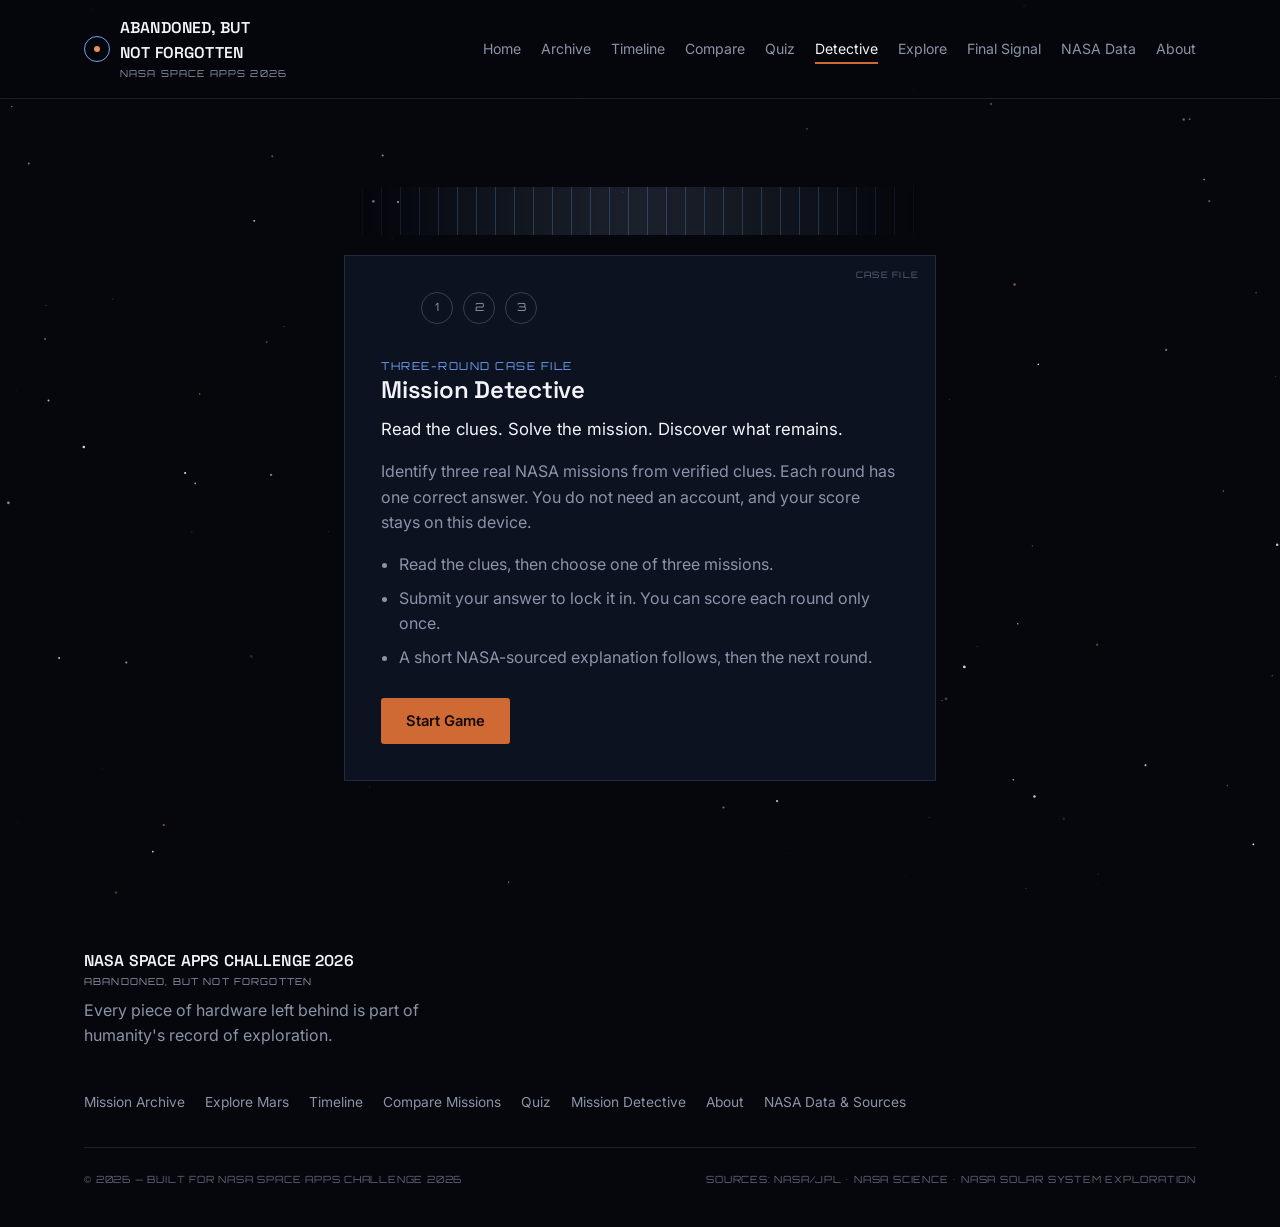
<file: detective.html>
<!DOCTYPE html>
<html lang="en">
<head>
<meta charset="UTF-8">
<meta name="viewport" content="width=device-width, initial-scale=1.0">
<title>Mission Detective — Abandoned, But Not Forgotten</title>
<meta name="description" content="Read the clues. Solve the mission. Discover what remains of Spirit, Opportunity, and Surveyor 3.">
<link rel="icon" href="data:image/svg+xml,<svg xmlns=%22http://www.w3.org/2000/svg%22 viewBox=%220 0 100 100%22><circle cx=%2250%22 cy=%2250%22 r=%2240%22 fill=%22%23cf6a34%22/></svg>">
<link rel="preconnect" href="https://fonts.googleapis.com">
<link rel="preconnect" href="https://fonts.gstatic.com" crossorigin>
<link href="https://fonts.googleapis.com/css2?family=Space+Grotesk:wght@500;600;700&family=Inter:wght@400;500;600&family=Orbitron:wght@500;600&display=swap" rel="stylesheet">
<link rel="stylesheet" href="css/style.css">
</head>
<body>

<canvas id="starfield" aria-hidden="true"></canvas>
<div id="scroll-progress" aria-hidden="true"></div>
<a href="#main" class="skip-link">Skip to main content</a>

<header class="site-header">
  <nav class="nav" aria-label="Primary">
    <a href="index.html" class="nav-brand">
      <span class="nav-mark" aria-hidden="true"></span>
      <span class="nav-brand-text">ABANDONED, BUT<br>NOT FORGOTTEN<small>NASA SPACE APPS 2026</small></span>
    </a>
    <ul class="nav-links">
      <li><a href="index.html">Home</a></li>
      <li><a href="missions.html">Archive</a></li>
      <li><a href="timeline.html">Timeline</a></li>
      <li><a href="compare.html">Compare</a></li>
      <li><a href="quiz.html">Quiz</a></li>
      <li><a href="detective.html" aria-current="page">Detective</a></li>
      <li><a href="explore.html">Explore</a></li>
      <li><a href="final-signal.html">Final Signal</a></li>
      <li><a href="data.html">NASA Data</a></li>
      <li><a href="about.html">About</a></li>
    </ul>
    <button class="nav-toggle" aria-label="Toggle navigation menu" aria-expanded="false">
      <span></span>
    </button>
  </nav>
</header>

<main id="main">
  <section class="section detective-hero">
    <div class="wrap quiz-shell">
      <div class="detective-skyline" aria-hidden="true"></div>
      <div id="detective-root"></div>
    </div>
  </section>
</main>

<footer class="site-footer">
  <div class="wrap">
    <div class="footer-top">
      <div>
        <div class="nav-brand-text" style="margin-bottom:8px;">NASA SPACE APPS CHALLENGE 2026<small>ABANDONED, BUT NOT FORGOTTEN</small></div>
        <p style="max-width:40ch;">Every piece of hardware left behind is part of humanity's record of exploration.</p>
      </div>
      <ul class="footer-links">
        <li><a href="missions.html">Mission Archive</a></li>
        <li><a href="explore.html">Explore Mars</a></li>
        <li><a href="timeline.html">Timeline</a></li>
        <li><a href="compare.html">Compare Missions</a></li>
        <li><a href="quiz.html">Quiz</a></li>
        <li><a href="detective.html">Mission Detective</a></li>
        <li><a href="about.html">About</a></li>
        <li><a href="data.html">NASA Data &amp; Sources</a></li>
      </ul>
    </div>
    <div class="footer-bottom">
      <span>&copy; <span id="footer-year"></span> &mdash; BUILT FOR NASA SPACE APPS CHALLENGE 2026</span>
      <span>SOURCES: NASA/JPL &bull; NASA SCIENCE &bull; NASA SOLAR SYSTEM EXPLORATION</span>
    </div>
  </div>
</footer>

<button id="back-to-top" aria-label="Back to top">
  <svg width="16" height="16" viewBox="0 0 16 16" fill="none"><path d="M8 13V3M3 8l5-5 5 5" stroke="currentColor" stroke-width="1.6"/></svg>
</button>

<script src="js/data.js"></script>
<script src="js/data-extra.js"></script>
<script src="js/config.js"></script>
<script src="js/nasa-api.js"></script>
<script src="js/svg-icons.js"></script>
<script src="js/main.js"></script>
<script src="js/detective.js"></script>
<script>
window.addEventListener("load", function () {
  if (getComputedStyle(document.body).backgroundColor !== "rgb(5, 7, 13)") {
    var d = document.createElement("div"); d.id = "setup-warning";
    d.textContent = "Styles did not load. Extract the WHOLE zip folder first (right-click > Extract All), then open index.html from the extracted folder so the css/ and js/ folders sit next to it.";
    document.body.insertBefore(d, document.body.firstChild);
  }
});
</script>
</body>
</html>
</file>
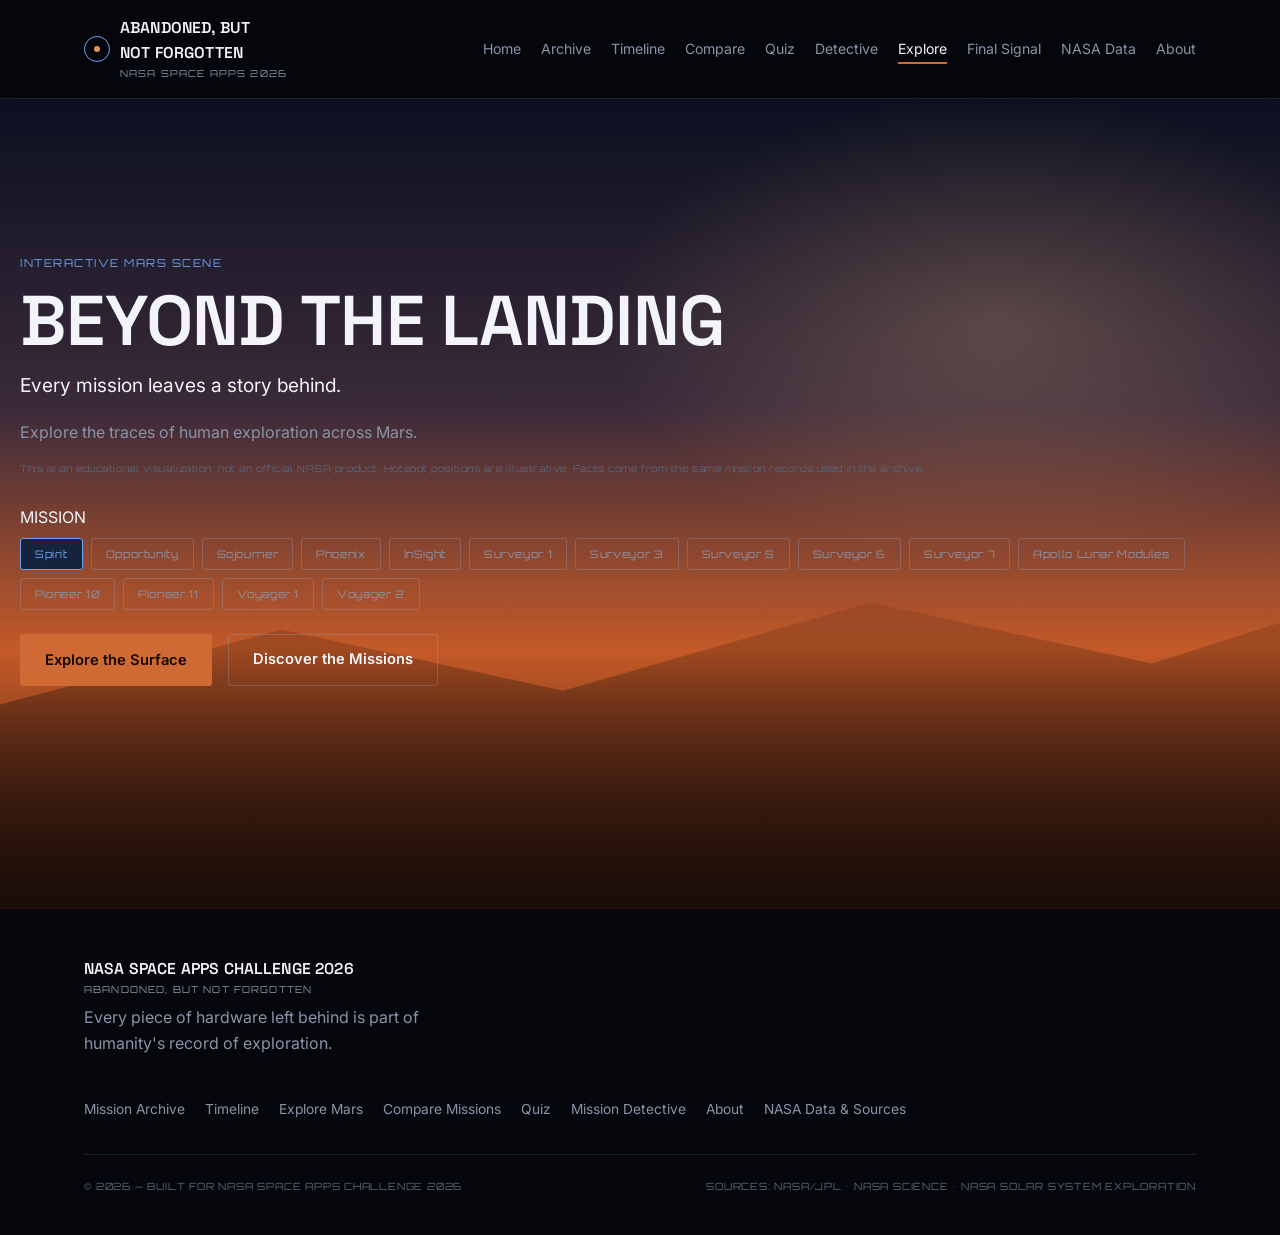
<file: explore.html>
<!DOCTYPE html>
<html lang="en">
<head>
<meta charset="UTF-8">
<meta name="viewport" content="width=device-width, initial-scale=1.0">
<title>Beyond the Landing — Abandoned, But Not Forgotten</title>
<meta name="description" content="Explore an illustrative Mars surface scene of hardware left behind by all 15 archive missions.">
<link rel="icon" href="data:image/svg+xml,<svg xmlns=%22http://www.w3.org/2000/svg%22 viewBox=%220 0 100 100%22><circle cx=%2250%22 cy=%2250%22 r=%2240%22 fill=%22%23cf6a34%22/></svg>">
<link rel="preconnect" href="https://fonts.googleapis.com">
<link rel="preconnect" href="https://fonts.gstatic.com" crossorigin>
<link href="https://fonts.googleapis.com/css2?family=Space+Grotesk:wght@500;600;700&family=Inter:wght@400;500;600&family=Orbitron:wght@500;600&display=swap" rel="stylesheet">
<link rel="stylesheet" href="css/style.css">
</head>
<body class="explore-body">

<canvas id="starfield" aria-hidden="true"></canvas>
<a href="#main" class="skip-link">Skip to main content</a>

<header class="site-header">
  <nav class="nav" aria-label="Primary">
    <a href="index.html" class="nav-brand">
      <span class="nav-mark" aria-hidden="true"></span>
      <span class="nav-brand-text">ABANDONED, BUT<br>NOT FORGOTTEN<small>NASA SPACE APPS 2026</small></span>
    </a>
    <ul class="nav-links">
      <li><a href="index.html">Home</a></li>
      <li><a href="missions.html">Archive</a></li>
      <li><a href="timeline.html">Timeline</a></li>
      <li><a href="compare.html">Compare</a></li>
      <li><a href="quiz.html">Quiz</a></li>
      <li><a href="detective.html">Detective</a></li>
      <li><a href="explore.html" aria-current="page">Explore</a></li>
      <li><a href="final-signal.html">Final Signal</a></li>
      <li><a href="data.html">NASA Data</a></li>
      <li><a href="about.html">About</a></li>
    </ul>
    <button class="nav-toggle" aria-label="Toggle navigation menu" aria-expanded="false">
      <span></span>
    </button>
  </nav>
</header>

<main id="main" class="explore-main">

  <section class="explore-intro" id="explore-intro">
    <div class="explore-intro-bg" aria-hidden="true"></div>
    <div class="wrap explore-intro-inner">
      <span class="eyebrow">INTERACTIVE MARS SCENE</span>
      <h1>BEYOND THE LANDING</h1>
      <p class="explore-kicker">Every mission leaves a story behind.</p>
      <p>Explore the traces of human exploration across Mars.</p>
      <p class="map-note">This is an educational visualization, not an official NASA product. Hotspot positions are illustrative. Facts come from the same mission records used in the archive.</p>

      <div class="explore-mission-pick" role="group" aria-label="Choose a Mars mission">
        <span class="flabel">MISSION</span>
        <div class="explore-pills" id="explore-pills"></div>
      </div>

      <div class="hero-ctas">
        <button type="button" class="btn btn-primary" id="explore-start">Explore the Surface</button>
        <a class="btn btn-secondary" href="missions.html">Discover the Missions</a>
      </div>
    </div>
  </section>

  <section class="explore-stage" id="explore-stage" hidden>
    <div class="explore-toolbar wrap">
      <button type="button" class="btn btn-secondary btn-small" id="explore-back">Back</button>
      <label class="visually-hidden" for="stage-mission">Switch mission</label>
      <select id="stage-mission" class="explore-select"></select>
      <button type="button" class="btn btn-secondary btn-small" id="explore-skip">Skip Animation</button>
      <button type="button" class="btn btn-secondary btn-small" id="explore-replay" hidden>Replay Landing</button>
      <button type="button" class="btn btn-primary btn-small" id="explore-remains">What Remains?</button>
      <button type="button" class="btn btn-secondary btn-small" id="explore-challenge">Find the Evidence</button>
    </div>

    <div class="explore-scene" id="explore-scene">
      <svg class="explore-terrain" viewBox="0 0 1200 720" preserveAspectRatio="xMidYMid slice" aria-hidden="true">
        <defs>
          <linearGradient id="mars-sky" x1="0" y1="0" x2="0" y2="1">
            <stop offset="0" stop-color="#0b1020"/>
            <stop offset="0.38" stop-color="#3a2a3a"/>
            <stop offset="0.62" stop-color="#c45a28"/>
            <stop offset="1" stop-color="#e08a4a"/>
          </linearGradient>
          <linearGradient id="far-ridge" x1="0" y1="0" x2="0" y2="1">
            <stop offset="0" stop-color="#7a3a28"/>
            <stop offset="1" stop-color="#5a2418"/>
          </linearGradient>
          <linearGradient id="mid-ridge" x1="0" y1="0" x2="0" y2="1">
            <stop offset="0" stop-color="#b85a32"/>
            <stop offset="1" stop-color="#6b2c16"/>
          </linearGradient>
          <linearGradient id="near-ground" x1="0" y1="0" x2="0" y2="1">
            <stop offset="0" stop-color="#c46a3a"/>
            <stop offset="0.45" stop-color="#8a3a1c"/>
            <stop offset="1" stop-color="#2a120c"/>
          </linearGradient>
          <radialGradient id="sun-glow" cx="0.78" cy="0.28" r="0.28">
            <stop offset="0" stop-color="#ffd7a0" stop-opacity="0.95"/>
            <stop offset="0.35" stop-color="#e8925a" stop-opacity="0.35"/>
            <stop offset="1" stop-color="#e8925a" stop-opacity="0"/>
          </radialGradient>
        </defs>
        <rect class="explore-layer" data-depth="4" width="1200" height="720" fill="url(#mars-sky)"/>
        <g class="explore-layer" data-depth="8">
          <circle cx="920" cy="210" r="210" fill="url(#sun-glow)"/>
          <circle cx="900" cy="205" r="28" fill="#f4d2a8" opacity="0.85"/>
        </g>
        <path class="explore-layer" data-depth="12" fill="url(#far-ridge)" opacity="0.7" d="M0,340 C80,300 140,318 220,292 C320,260 390,310 480,280 C580,246 660,300 760,268 C860,236 940,286 1040,258 C1120,238 1160,270 1200,250 L1200,420 L0,420 Z"/>
        <path class="explore-layer" data-depth="18" fill="url(#mid-ridge)" d="M0,390 C120,350 200,400 320,362 C430,328 520,390 640,348 C760,304 860,372 980,338 C1080,312 1140,350 1200,328 L1200,520 L0,520 Z"/>
        <ellipse class="explore-layer" data-depth="10" cx="600" cy="430" rx="640" ry="46" fill="#e8a070" opacity="0.22"/>
        <path class="explore-layer" data-depth="26" fill="url(#near-ground)" d="M0,470 C160,440 280,500 430,458 C560,424 680,500 820,462 C960,424 1080,490 1200,452 L1200,720 L0,720 Z"/>
        <g class="explore-layer" data-depth="32" fill="#1a0c08" opacity="0.55">
          <ellipse cx="90" cy="620" rx="54" ry="18"/>
          <path d="M60,610 L78,560 L112,612 Z"/>
          <ellipse cx="1080" cy="600" rx="70" ry="22"/>
          <path d="M1040,592 L1074,536 L1122,598 Z"/>
          <ellipse cx="210" cy="670" rx="40" ry="12"/>
          <path d="M190,664 L214,628 L236,666 Z"/>
        </g>
        <g class="explore-layer" data-depth="20" fill="none" stroke="#2a140c" stroke-width="2" opacity="0.35">
          <path d="M40,640 C180,620 240,655 360,638"/>
          <path d="M80,668 C200,650 280,680 420,662"/>
        </g>
      </svg>
      <div class="explore-fallback" aria-hidden="true"></div>
      <img class="explore-photo" id="explore-photo" alt="" hidden>
      <div class="explore-dust" aria-hidden="true"></div>
      <div class="explore-haze" aria-hidden="true"></div>
      <div class="explore-entry" id="explore-entry" aria-hidden="true"></div>
      <div class="explore-puff" id="explore-puff" aria-hidden="true"></div>
      <div class="explore-craft" id="explore-craft" aria-hidden="true"></div>
      <div class="explore-hotspots" id="explore-hotspots"></div>
      <p class="explore-touchdown" id="explore-touchdown" hidden>Touchdown. A new chapter begins.</p>
      <span class="explore-badge">Illustrative reconstruction</span>
    </div>

    <p class="explore-credit wrap" id="explore-credit"></p>
    <p class="explore-status wrap" id="explore-challenge-status" role="status" aria-live="polite"></p>

    <aside class="explore-panel" id="explore-panel" hidden>
      <div class="explore-panel-top">
        <span class="eyebrow">SURFACE FILE</span>
        <button type="button" class="explore-panel-close" id="explore-panel-close" aria-label="Close information panel">Close</button>
      </div>
      <h2 id="explore-panel-title"></h2>
      <p id="explore-panel-text"></p>
      <p class="explore-panel-row"><span>Why it matters</span> <span id="explore-panel-why"></span></p>
      <p class="explore-panel-row"><span>Known status</span> <span id="explore-panel-status"></span></p>
      <p class="explore-panel-note" id="explore-panel-note"></p>
      <p class="detective-source" id="explore-panel-source"></p>
    </aside>
  </section>

  <div class="explore-overlay" id="explore-overlay" hidden>
    <div class="explore-overlay-card" role="dialog" aria-labelledby="remains-title" aria-modal="true">
      <p class="eyebrow" id="remains-title">DISCOVERY LOG — WHAT REMAINS</p>
      <dl class="explore-dl" id="explore-remains-dl"></dl>
      <div class="explore-overlay-actions">
        <a class="btn btn-primary" id="explore-mission-link" href="missions.html">Read the full mission story</a>
        <button type="button" class="btn btn-secondary" id="explore-overlay-close" aria-label="Close What Remains">Close</button>
      </div>
    </div>
  </div>

</main>

<footer class="site-footer">
  <div class="wrap">
    <div class="footer-top">
      <div>
        <div class="nav-brand-text" style="margin-bottom:8px;">NASA SPACE APPS CHALLENGE 2026<small>ABANDONED, BUT NOT FORGOTTEN</small></div>
        <p style="max-width:40ch;">Every piece of hardware left behind is part of humanity's record of exploration.</p>
      </div>
      <ul class="footer-links">
        <li><a href="missions.html">Mission Archive</a></li>
        <li><a href="timeline.html">Timeline</a></li>
        <li><a href="explore.html">Explore Mars</a></li>
        <li><a href="compare.html">Compare Missions</a></li>
        <li><a href="quiz.html">Quiz</a></li>
        <li><a href="detective.html">Mission Detective</a></li>
        <li><a href="about.html">About</a></li>
        <li><a href="data.html">NASA Data &amp; Sources</a></li>
      </ul>
    </div>
    <div class="footer-bottom">
      <span>&copy; <span id="footer-year"></span> &mdash; BUILT FOR NASA SPACE APPS CHALLENGE 2026</span>
      <span>SOURCES: NASA/JPL &bull; NASA SCIENCE &bull; NASA SOLAR SYSTEM EXPLORATION</span>
    </div>
  </div>
</footer>

<script src="js/data.js"></script>
<script src="js/data-extra.js"></script>
<script src="js/main.js"></script>
<script src="js/explore-scenes.js"></script>
<script src="js/explore.js"></script>
<script>
window.addEventListener("load", function () {
  if (getComputedStyle(document.body).backgroundColor !== "rgb(5, 7, 13)") {
    var d = document.createElement("div"); d.id = "setup-warning";
    d.textContent = "Styles did not load. Extract the WHOLE zip folder first (right-click > Extract All), then open index.html from the extracted folder so the css/ and js/ folders sit next to it.";
    document.body.insertBefore(d, document.body.firstChild);
  }
});
</script>
</body>
</html>
</file>
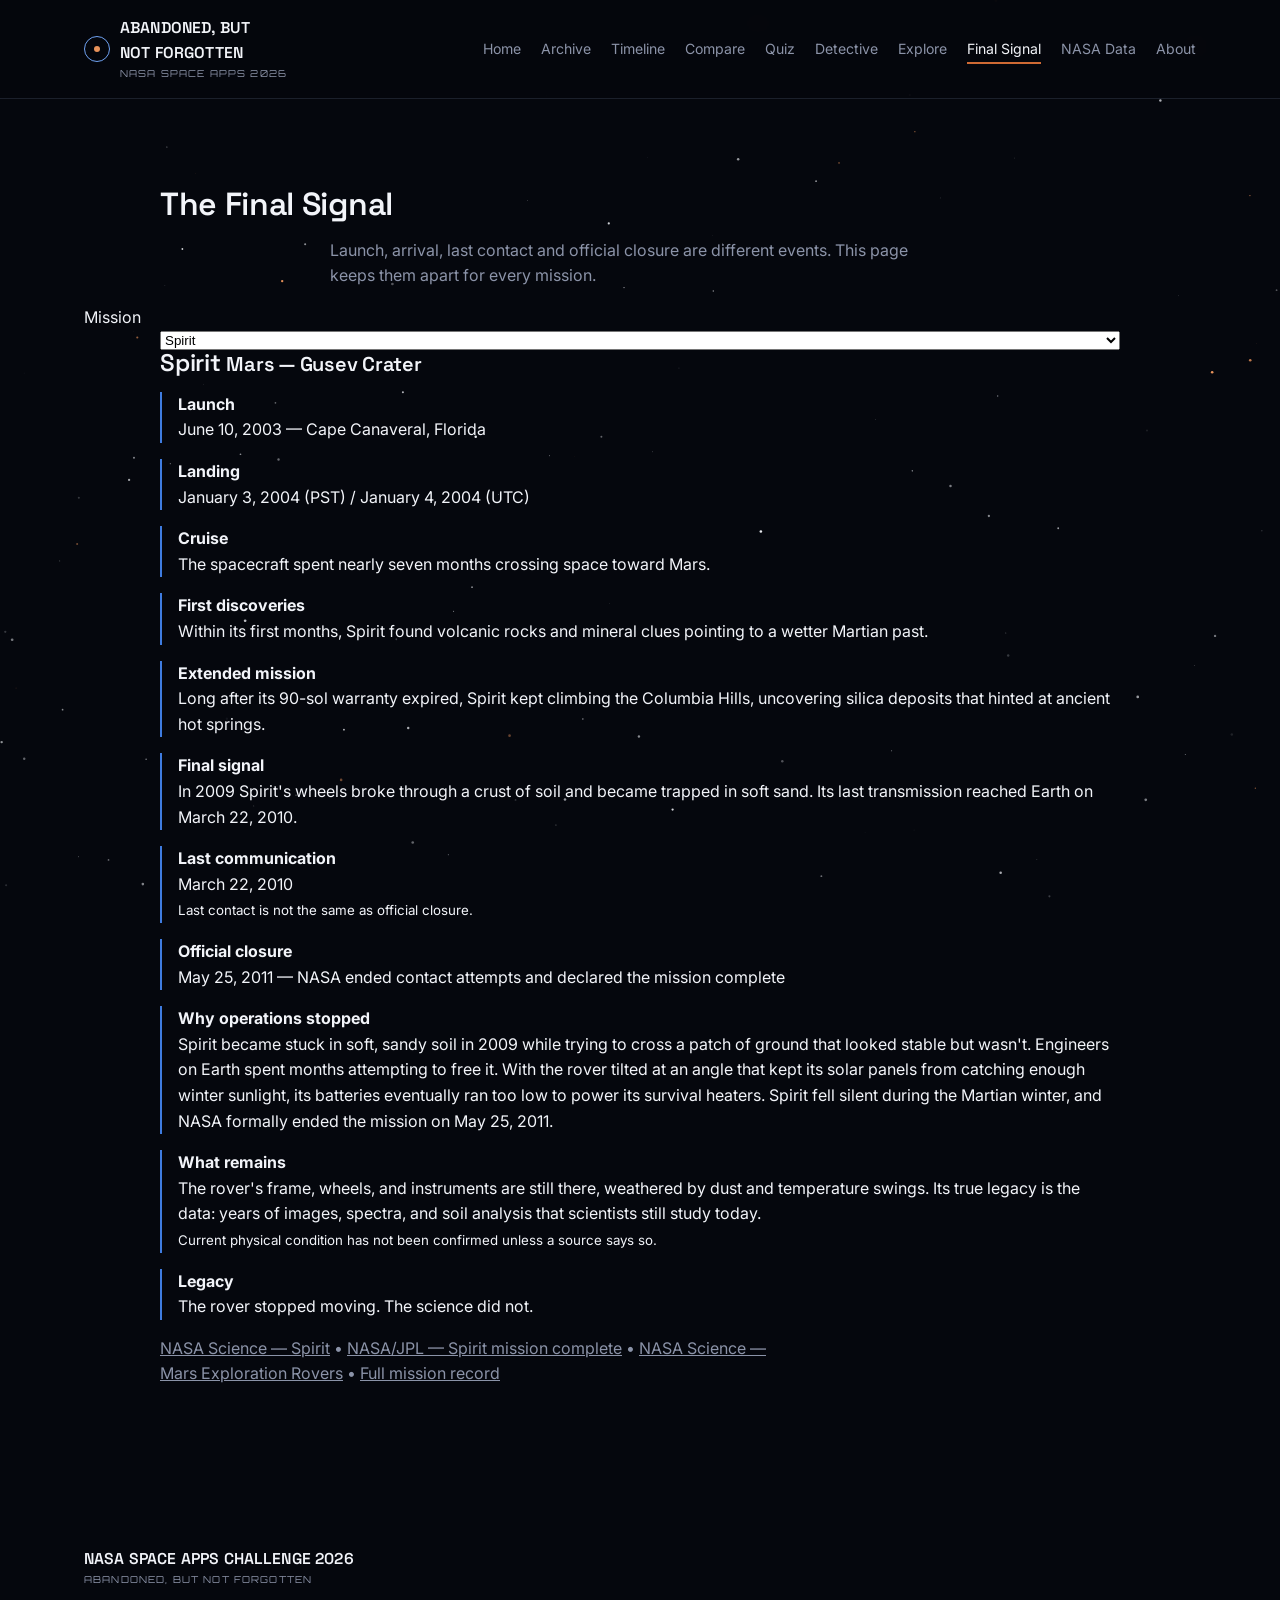
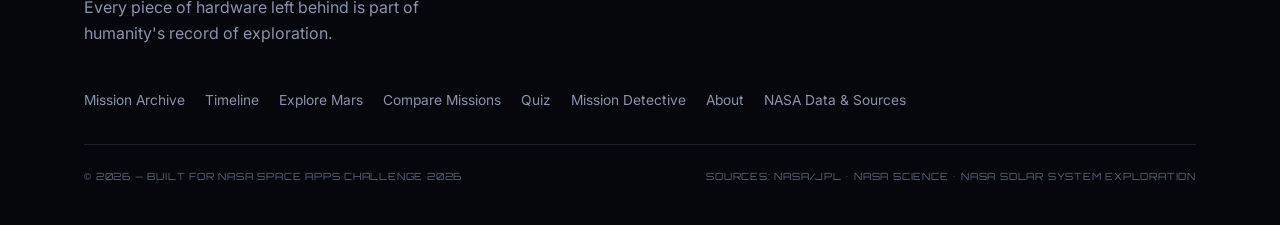
<file: final-signal.html>
<!DOCTYPE html>
<html lang="en">
<head>
<meta charset="UTF-8">
<meta name="viewport" content="width=device-width, initial-scale=1.0">
<title>The Final Signal — Abandoned, But Not Forgotten</title>
<meta name="description" content="A mission-by-mission story of launch, arrival, last contact, official closure and what remains, for all 15 missions.">
<link rel="icon" href="data:image/svg+xml,<svg xmlns=%22http://www.w3.org/2000/svg%22 viewBox=%220 0 100 100%22><circle cx=%2250%22 cy=%2250%22 r=%2240%22 fill=%22%23cf6a34%22/></svg>">
<link rel="preconnect" href="https://fonts.googleapis.com">
<link rel="preconnect" href="https://fonts.gstatic.com" crossorigin>
<link href="https://fonts.googleapis.com/css2?family=Space+Grotesk:wght@500;600;700&family=Inter:wght@400;500;600&family=Orbitron:wght@500;600&display=swap" rel="stylesheet">
<link rel="stylesheet" href="css/style.css">
</head>
<body>

<canvas id="starfield" aria-hidden="true"></canvas>
<a href="#main" class="skip-link">Skip to main content</a>

<header class="site-header">
  <nav class="nav" aria-label="Primary">
    <a href="index.html" class="nav-brand">
      <span class="nav-mark" aria-hidden="true"></span>
      <span class="nav-brand-text">ABANDONED, BUT<br>NOT FORGOTTEN<small>NASA SPACE APPS 2026</small></span>
    </a>
    <ul class="nav-links">
      <li><a href="index.html">Home</a></li>
      <li><a href="missions.html">Archive</a></li>
      <li><a href="timeline.html">Timeline</a></li>
      <li><a href="compare.html">Compare</a></li>
      <li><a href="quiz.html">Quiz</a></li>
      <li><a href="detective.html">Detective</a></li>
      <li><a href="explore.html">Explore</a></li>
      <li><a href="final-signal.html" aria-current="page">Final Signal</a></li>
      <li><a href="data.html">NASA Data</a></li>
      <li><a href="about.html">About</a></li>
    </ul>
    <button class="nav-toggle" aria-label="Toggle navigation menu" aria-expanded="false">
      <span></span>
    </button>
  </nav>
</header>

<main id="main" class="wrap final-signal-main">
  <h1>The Final Signal</h1>
  <p>Launch, arrival, last contact and official closure are different events. This page keeps them apart for every mission.</p>
  <label for="fs-select">Mission</label>
  <select id="fs-select"></select>
  <noscript><p>This page needs JavaScript to show mission data.</p></noscript>
  <section id="fs-out" aria-live="polite"><p>Loading mission record&hellip;</p></section>
</main>
<footer class="site-footer">
  <div class="wrap">
    <div class="footer-top">
      <div>
        <div class="nav-brand-text" style="margin-bottom:8px;">NASA SPACE APPS CHALLENGE 2026<small>ABANDONED, BUT NOT FORGOTTEN</small></div>
        <p style="max-width:40ch;">Every piece of hardware left behind is part of humanity's record of exploration.</p>
      </div>
      <ul class="footer-links">
        <li><a href="missions.html">Mission Archive</a></li>
        <li><a href="timeline.html">Timeline</a></li>
        <li><a href="explore.html">Explore Mars</a></li>
        <li><a href="compare.html">Compare Missions</a></li>
        <li><a href="quiz.html">Quiz</a></li>
        <li><a href="detective.html">Mission Detective</a></li>
        <li><a href="about.html">About</a></li>
        <li><a href="data.html">NASA Data &amp; Sources</a></li>
      </ul>
    </div>
    <div class="footer-bottom">
      <span>&copy; <span id="footer-year"></span> &mdash; BUILT FOR NASA SPACE APPS CHALLENGE 2026</span>
      <span>SOURCES: NASA/JPL &bull; NASA SCIENCE &bull; NASA SOLAR SYSTEM EXPLORATION</span>
    </div>
  </div>
</footer>

<script src="js/data.js"></script>
<script src="js/data-extra.js"></script>
<script src="js/main.js"></script>
<script src="js/final-signal.js"></script>
</body>
</html>
</file>
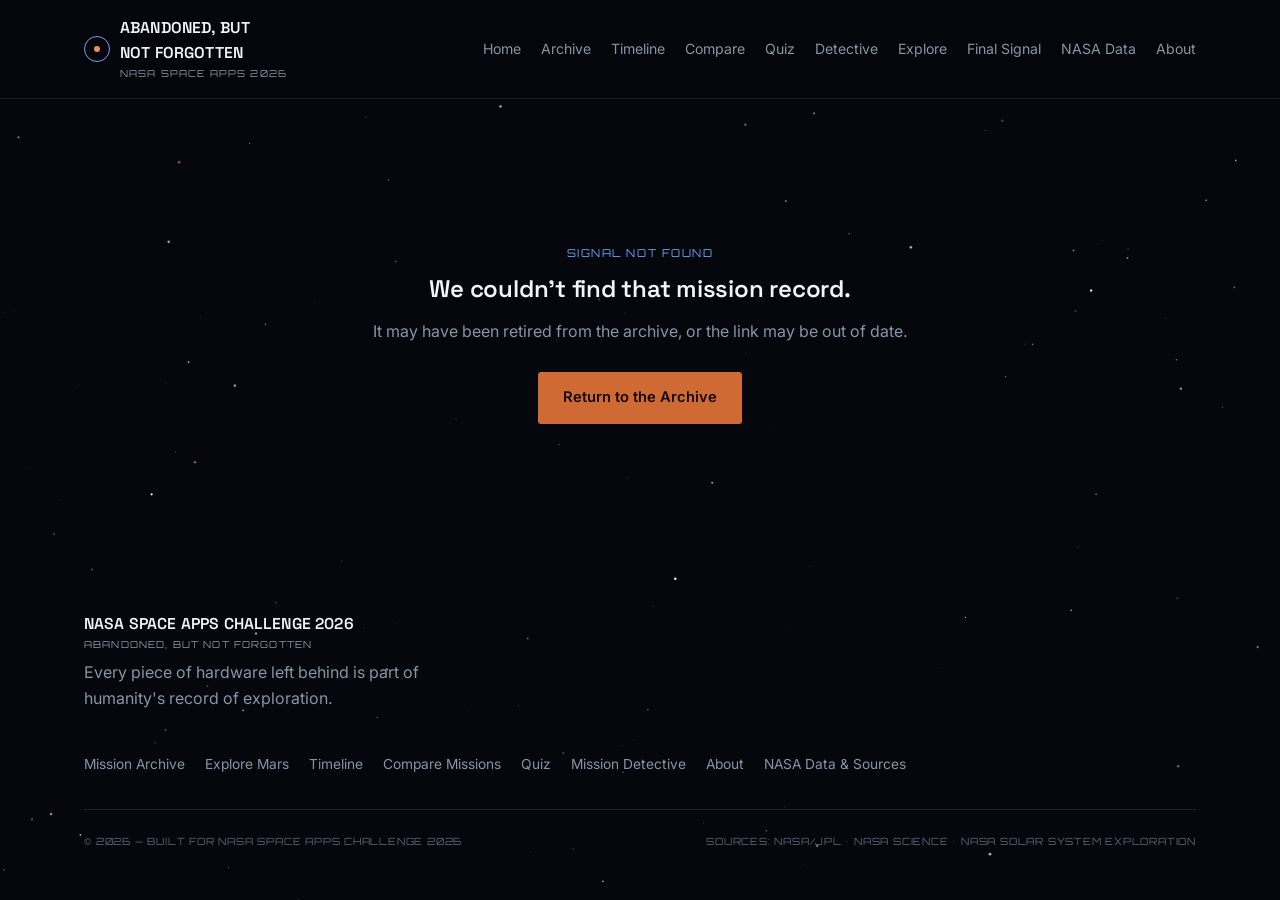
<file: mission.html>
<!DOCTYPE html>
<html lang="en">
<head>
<meta charset="UTF-8">
<meta name="viewport" content="width=device-width, initial-scale=1.0">
<title id="page-title">Mission — Abandoned, But Not Forgotten</title>
<meta name="description" content="A detailed mission record: what it was built to do, what it discovered, why it stopped, and where it remains.">
<link rel="icon" href="data:image/svg+xml,<svg xmlns=%22http://www.w3.org/2000/svg%22 viewBox=%220 0 100 100%22><circle cx=%2250%22 cy=%2250%22 r=%2240%22 fill=%22%23cf6a34%22/></svg>">
<link rel="preconnect" href="https://fonts.googleapis.com">
<link rel="preconnect" href="https://fonts.gstatic.com" crossorigin>
<link href="https://fonts.googleapis.com/css2?family=Space+Grotesk:wght@500;600;700&family=Inter:wght@400;500;600&family=Orbitron:wght@500;600&display=swap" rel="stylesheet">
<link rel="stylesheet" href="css/style.css">
</head>
<body>

<canvas id="starfield" aria-hidden="true"></canvas>
<div id="scroll-progress" aria-hidden="true"></div>
<a href="#main" class="skip-link">Skip to main content</a>

<header class="site-header">
  <nav class="nav" aria-label="Primary">
    <a href="index.html" class="nav-brand">
      <span class="nav-mark" aria-hidden="true"></span>
      <span class="nav-brand-text">ABANDONED, BUT<br>NOT FORGOTTEN<small>NASA SPACE APPS 2026</small></span>
    </a>
    <ul class="nav-links">
      <li><a href="index.html">Home</a></li>
      <li><a href="missions.html">Archive</a></li>
      <li><a href="timeline.html">Timeline</a></li>
      <li><a href="compare.html">Compare</a></li>
      <li><a href="quiz.html">Quiz</a></li>
      <li><a href="detective.html">Detective</a></li>
      <li><a href="explore.html">Explore</a></li>
      <li><a href="final-signal.html">Final Signal</a></li>
      <li><a href="data.html">NASA Data</a></li>
      <li><a href="about.html">About</a></li>
    </ul>
    <button class="nav-toggle" aria-label="Toggle navigation menu" aria-expanded="false">
      <span></span>
    </button>
  </nav>
</header>

<main id="main">
  <div id="mission-content">
    <!-- Populated by js/mission-detail.js -->
    <div class="wrap" style="padding:120px 0;">
      <p>Loading mission record&hellip;</p>
    </div>
  </div>

  <div id="not-found" class="wrap" style="padding:140px 0; text-align:center;" hidden>
    <span class="eyebrow">SIGNAL NOT FOUND</span>
    <h2 style="margin-top:12px;">We couldn't find that mission record.</h2>
    <p style="margin:16px auto 28px;">It may have been retired from the archive, or the link may be out of date.</p>
    <a href="missions.html" class="btn btn-primary">Return to the Archive</a>
  </div>
</main>

<footer class="site-footer">
  <div class="wrap">
    <div class="footer-top">
      <div>
        <div class="nav-brand-text" style="margin-bottom:8px;">NASA SPACE APPS CHALLENGE 2026<small>ABANDONED, BUT NOT FORGOTTEN</small></div>
        <p style="max-width:40ch;">Every piece of hardware left behind is part of humanity's record of exploration.</p>
      </div>
      <ul class="footer-links">
        <li><a href="missions.html">Mission Archive</a></li>
        <li><a href="explore.html">Explore Mars</a></li>
        <li><a href="timeline.html">Timeline</a></li>
        <li><a href="compare.html">Compare Missions</a></li>
        <li><a href="quiz.html">Quiz</a></li>
        <li><a href="detective.html">Mission Detective</a></li>
        <li><a href="about.html">About</a></li>
        <li><a href="data.html">NASA Data &amp; Sources</a></li>
      </ul>
    </div>
    <div class="footer-bottom">
      <span>&copy; <span id="footer-year"></span> &mdash; BUILT FOR NASA SPACE APPS CHALLENGE 2026</span>
      <span>SOURCES: NASA/JPL &bull; NASA SCIENCE &bull; NASA SOLAR SYSTEM EXPLORATION</span>
    </div>
  </div>
</footer>

<button id="back-to-top" aria-label="Back to top">
  <svg width="16" height="16" viewBox="0 0 16 16" fill="none"><path d="M8 13V3M3 8l5-5 5 5" stroke="currentColor" stroke-width="1.6"/></svg>
</button>

<script src="js/data.js"></script>
<script src="js/data-extra.js"></script>
<script src="js/config.js"></script>
<script src="js/nasa-api.js"></script>
<script src="js/svg-icons.js"></script>
<script src="js/main.js"></script>
<script src="js/maps.js"></script>
<script src="js/mission-detail.js"></script>
<script>
/* If the stylesheet did not load (e.g. index.html opened from inside a zip), tell the user how to fix it. */
window.addEventListener("load", function () {
  if (getComputedStyle(document.body).backgroundColor !== "rgb(5, 7, 13)") {
    var d = document.createElement("div"); d.id = "setup-warning";
    d.textContent = "Styles did not load. Extract the WHOLE zip folder first (right-click > Extract All), then open index.html from the extracted folder so the css/ and js/ folders sit next to it.";
    document.body.insertBefore(d, document.body.firstChild);
  }
});
</script>
</body>
</html>
</file>
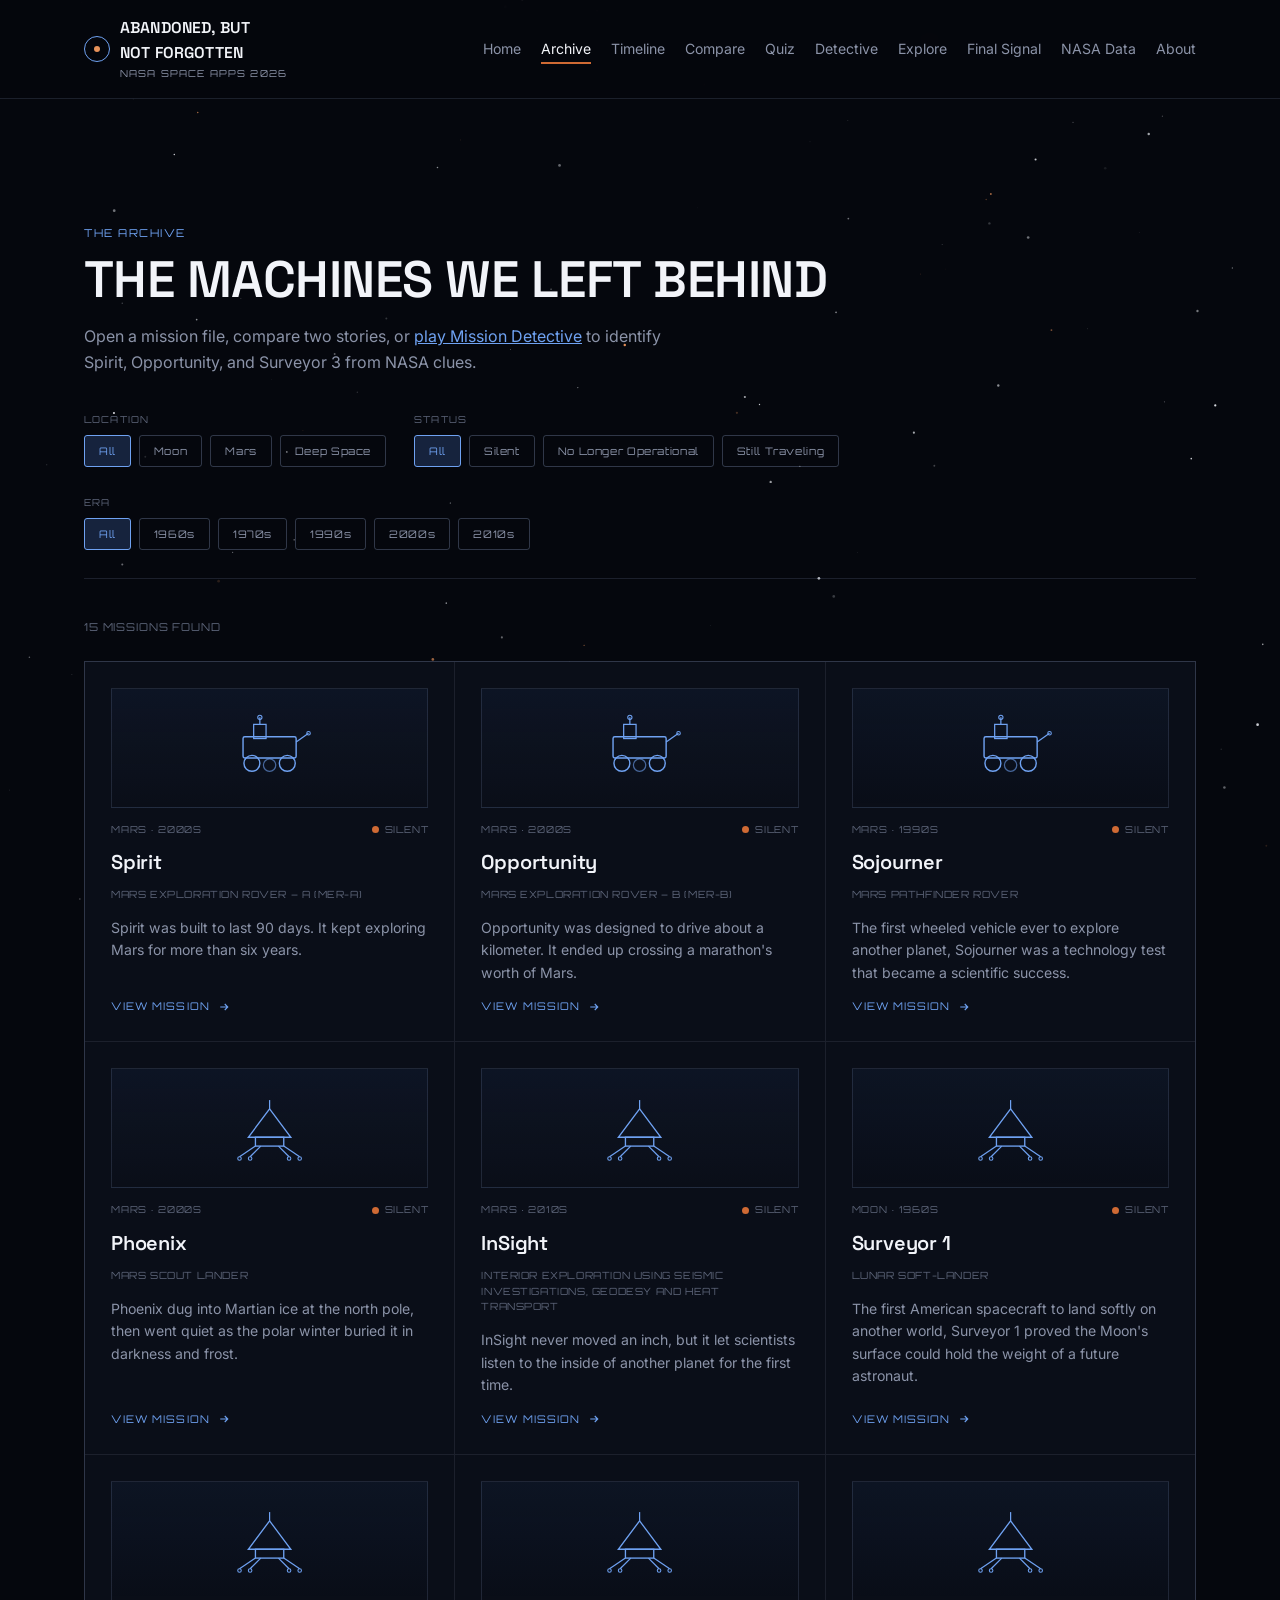
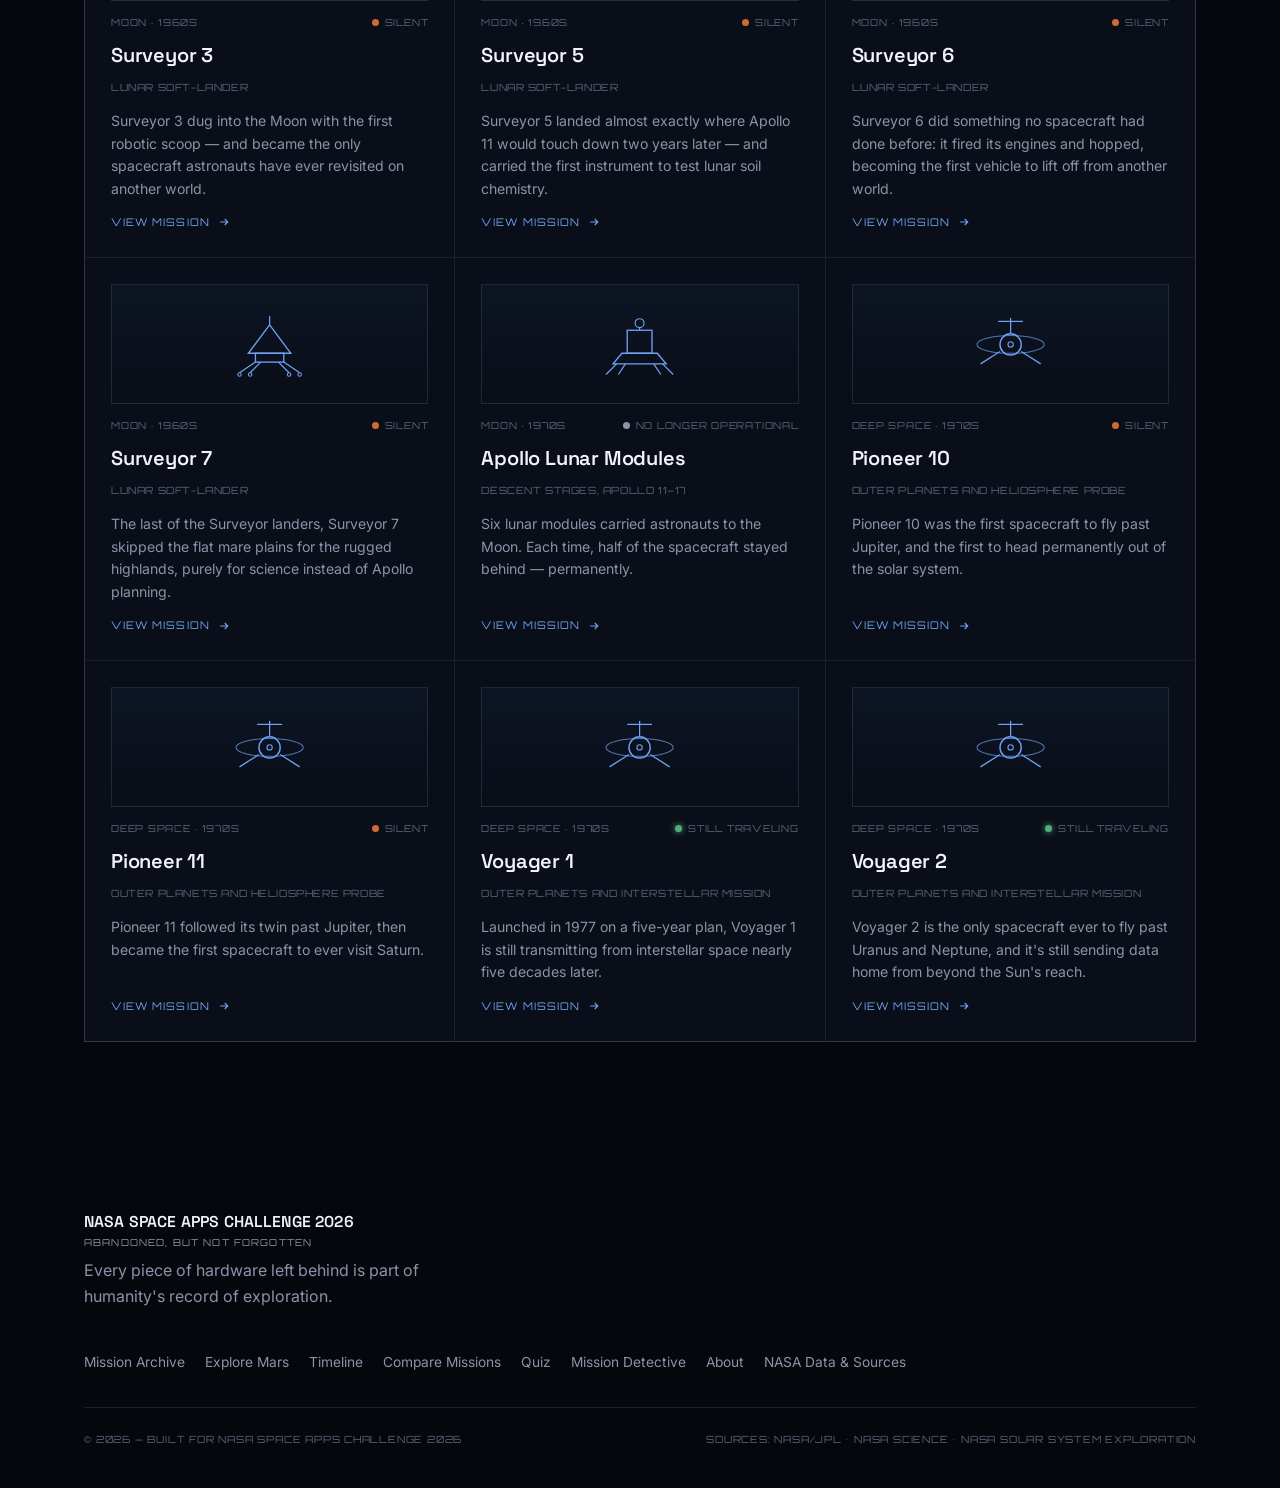
<file: missions.html>
<!DOCTYPE html>
<html lang="en">
<head>
<meta charset="UTF-8">
<meta name="viewport" content="width=device-width, initial-scale=1.0">
<title>Mission Archive — Abandoned, But Not Forgotten</title>
<meta name="description" content="Browse NASA hardware left on the Moon, Mars, and in deep space. Filter by location, status, and era.">
<link rel="icon" href="data:image/svg+xml,<svg xmlns=%22http://www.w3.org/2000/svg%22 viewBox=%220 0 100 100%22><circle cx=%2250%22 cy=%2250%22 r=%2240%22 fill=%22%23cf6a34%22/></svg>">
<link rel="preconnect" href="https://fonts.googleapis.com">
<link rel="preconnect" href="https://fonts.gstatic.com" crossorigin>
<link href="https://fonts.googleapis.com/css2?family=Space+Grotesk:wght@500;600;700&family=Inter:wght@400;500;600&family=Orbitron:wght@500;600&display=swap" rel="stylesheet">
<link rel="stylesheet" href="css/style.css">
</head>
<body>

<canvas id="starfield" aria-hidden="true"></canvas>
<div id="scroll-progress" aria-hidden="true"></div>
<a href="#main" class="skip-link">Skip to main content</a>

<header class="site-header">
  <nav class="nav" aria-label="Primary">
    <a href="index.html" class="nav-brand">
      <span class="nav-mark" aria-hidden="true"></span>
      <span class="nav-brand-text">ABANDONED, BUT<br>NOT FORGOTTEN<small>NASA SPACE APPS 2026</small></span>
    </a>
    <ul class="nav-links">
      <li><a href="index.html">Home</a></li>
      <li><a href="missions.html" aria-current="page">Archive</a></li>
      <li><a href="timeline.html">Timeline</a></li>
      <li><a href="compare.html">Compare</a></li>
      <li><a href="quiz.html">Quiz</a></li>
      <li><a href="detective.html">Detective</a></li>
      <li><a href="explore.html">Explore</a></li>
      <li><a href="final-signal.html">Final Signal</a></li>
      <li><a href="data.html">NASA Data</a></li>
      <li><a href="about.html">About</a></li>
    </ul>
    <button class="nav-toggle" aria-label="Toggle navigation menu" aria-expanded="false">
      <span></span>
    </button>
  </nav>
</header>

<main id="main">
  <section class="section" style="padding-bottom:0;">
    <div class="wrap">
      <span class="eyebrow">THE ARCHIVE</span>
      <h2 style="font-size:clamp(2rem,4.4vw,3.2rem); margin:8px 0 16px;">THE MACHINES WE LEFT BEHIND</h2>
      <p style="max-width:60ch; margin-bottom:36px;">Open a mission file, compare two stories, or <a href="detective.html" style="color:var(--space-blue-bright);">play Mission Detective</a> to identify Spirit, Opportunity, and Surveyor 3 from NASA clues.</p>

      <form class="filters" id="filter-form">
        <div class="filter-group">
          <span class="flabel">LOCATION</span>
          <div class="filter-pills" data-filter="location">
            <button type="button" class="pill" data-value="all" aria-pressed="true">All</button>
            <button type="button" class="pill" data-value="moon" aria-pressed="false">Moon</button>
            <button type="button" class="pill" data-value="mars" aria-pressed="false">Mars</button>
            <button type="button" class="pill" data-value="deepspace" aria-pressed="false">Deep Space</button>
          </div>
        </div>
        <div class="filter-group">
          <span class="flabel">STATUS</span>
          <div class="filter-pills" data-filter="status">
            <button type="button" class="pill" data-value="all" aria-pressed="true">All</button>
            <button type="button" class="pill" data-value="silent" aria-pressed="false">Silent</button>
            <button type="button" class="pill" data-value="no-longer-operational" aria-pressed="false">No Longer Operational</button>
            <button type="button" class="pill" data-value="traveling" aria-pressed="false">Still Traveling</button>
          </div>
        </div>
        <div class="filter-group">
          <span class="flabel">ERA</span>
          <div class="filter-pills" data-filter="era">
            <button type="button" class="pill" data-value="all" aria-pressed="true">All</button>
            <button type="button" class="pill" data-value="1960s" aria-pressed="false">1960s</button>
            <button type="button" class="pill" data-value="1970s" aria-pressed="false">1970s</button>
            <button type="button" class="pill" data-value="1990s" aria-pressed="false">1990s</button>
            <button type="button" class="pill" data-value="2000s" aria-pressed="false">2000s</button>
            <button type="button" class="pill" data-value="2010s" aria-pressed="false">2010s</button>
          </div>
        </div>
      </form>

      <p class="results-count" id="results-count" aria-live="polite"></p>
    </div>
  </section>

  <section class="section" style="padding-top:0;">
    <div class="wrap">
      <div class="mission-grid" id="mission-grid"></div>
      <div class="empty-state" id="empty-state" hidden>
        <p>No missions match those filters. Try clearing one of the filters above.</p>
      </div>
    </div>
  </section>
</main>

<footer class="site-footer">
  <div class="wrap">
    <div class="footer-top">
      <div>
        <div class="nav-brand-text" style="margin-bottom:8px;">NASA SPACE APPS CHALLENGE 2026<small>ABANDONED, BUT NOT FORGOTTEN</small></div>
        <p style="max-width:40ch;">Every piece of hardware left behind is part of humanity's record of exploration.</p>
      </div>
      <ul class="footer-links">
        <li><a href="missions.html">Mission Archive</a></li>
        <li><a href="explore.html">Explore Mars</a></li>
        <li><a href="timeline.html">Timeline</a></li>
        <li><a href="compare.html">Compare Missions</a></li>
        <li><a href="quiz.html">Quiz</a></li>
        <li><a href="detective.html">Mission Detective</a></li>
        <li><a href="about.html">About</a></li>
        <li><a href="data.html">NASA Data &amp; Sources</a></li>
      </ul>
    </div>
    <div class="footer-bottom">
      <span>&copy; <span id="footer-year"></span> &mdash; BUILT FOR NASA SPACE APPS CHALLENGE 2026</span>
      <span>SOURCES: NASA/JPL &bull; NASA SCIENCE &bull; NASA SOLAR SYSTEM EXPLORATION</span>
    </div>
  </div>
</footer>

<button id="back-to-top" aria-label="Back to top">
  <svg width="16" height="16" viewBox="0 0 16 16" fill="none"><path d="M8 13V3M3 8l5-5 5 5" stroke="currentColor" stroke-width="1.6"/></svg>
</button>

<script src="js/data.js"></script>
<script src="js/data-extra.js"></script>
<script src="js/config.js"></script>
<script src="js/nasa-api.js"></script>
<script src="js/svg-icons.js"></script>
<script src="js/main.js"></script>
<script src="js/missions.js"></script>
<script>
/* If the stylesheet did not load (e.g. index.html opened from inside a zip), tell the user how to fix it. */
window.addEventListener("load", function () {
  if (getComputedStyle(document.body).backgroundColor !== "rgb(5, 7, 13)") {
    var d = document.createElement("div"); d.id = "setup-warning";
    d.textContent = "Styles did not load. Extract the WHOLE zip folder first (right-click > Extract All), then open index.html from the extracted folder so the css/ and js/ folders sit next to it.";
    document.body.insertBefore(d, document.body.firstChild);
  }
});
</script>
</body>
</html>
</file>
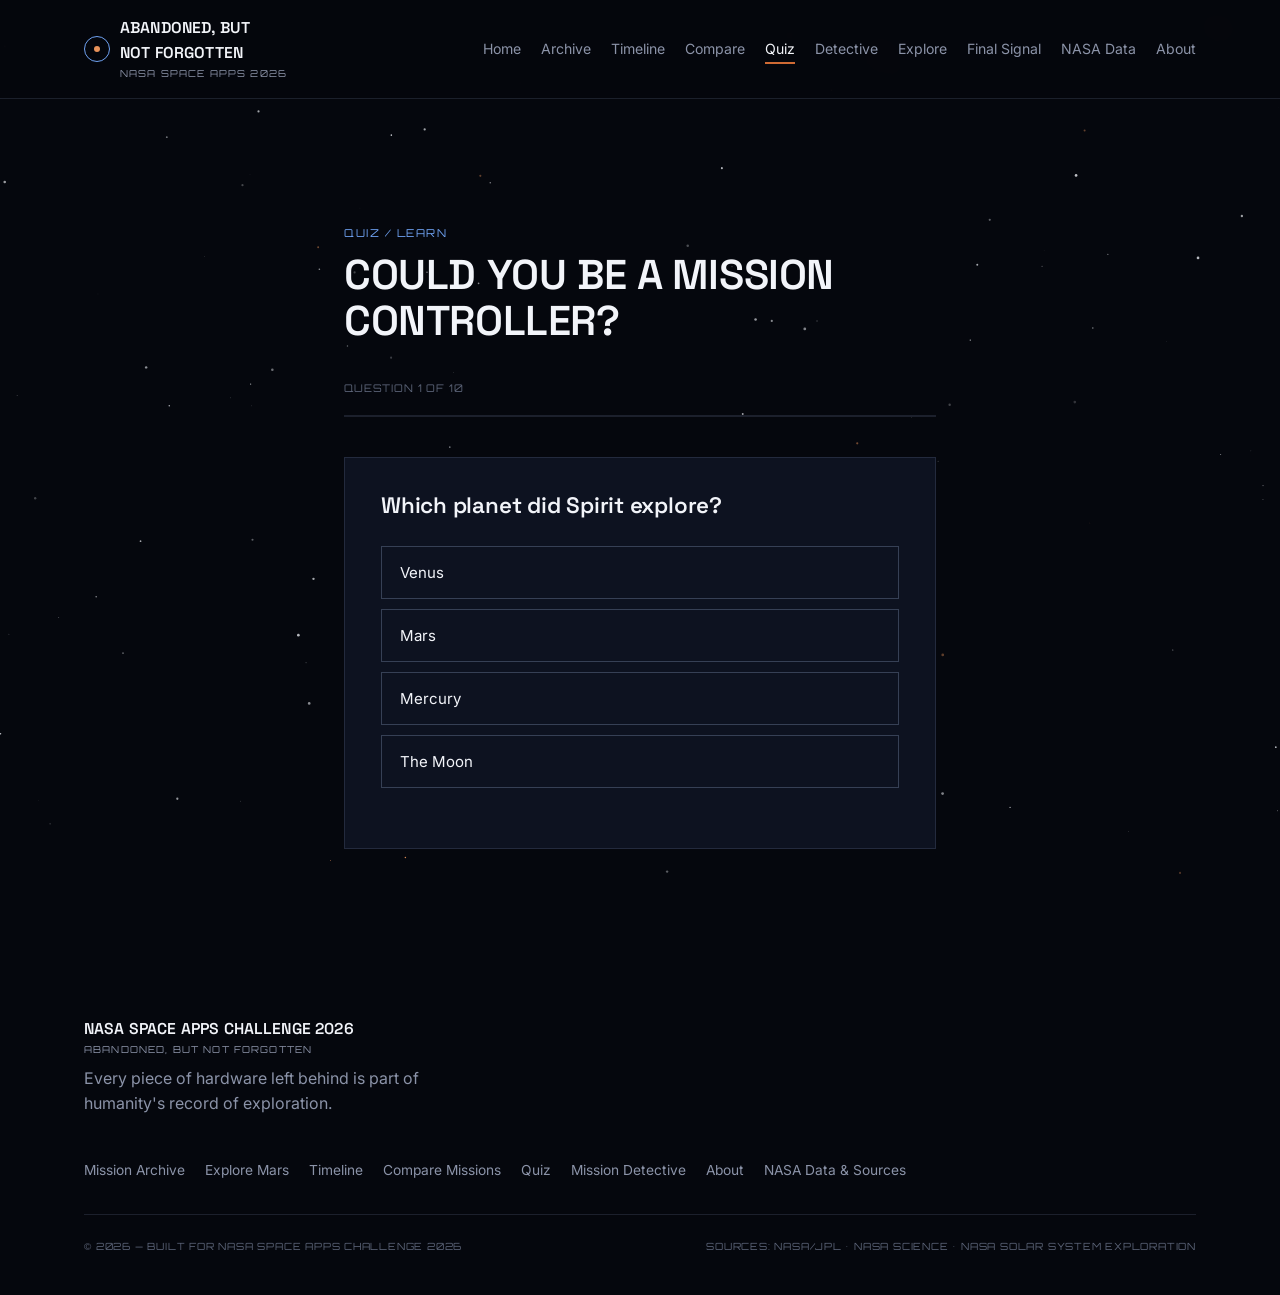
<file: quiz.html>
<!DOCTYPE html>
<html lang="en">
<head>
<meta charset="UTF-8">
<meta name="viewport" content="width=device-width, initial-scale=1.0">
<title>Could You Be a Mission Controller? — Abandoned, But Not Forgotten</title>
<meta name="description" content="A short interactive quiz about NASA's retired rovers, landers, and deep-space probes.">
<link rel="icon" href="data:image/svg+xml,<svg xmlns=%22http://www.w3.org/2000/svg%22 viewBox=%220 0 100 100%22><circle cx=%2250%22 cy=%2250%22 r=%2240%22 fill=%22%23cf6a34%22/></svg>">
<link rel="preconnect" href="https://fonts.googleapis.com">
<link rel="preconnect" href="https://fonts.gstatic.com" crossorigin>
<link href="https://fonts.googleapis.com/css2?family=Space+Grotesk:wght@500;600;700&family=Inter:wght@400;500;600&family=Orbitron:wght@500;600&display=swap" rel="stylesheet">
<link rel="stylesheet" href="css/style.css">
</head>
<body>

<canvas id="starfield" aria-hidden="true"></canvas>
<div id="scroll-progress" aria-hidden="true"></div>
<a href="#main" class="skip-link">Skip to main content</a>

<header class="site-header">
  <nav class="nav" aria-label="Primary">
    <a href="index.html" class="nav-brand">
      <span class="nav-mark" aria-hidden="true"></span>
      <span class="nav-brand-text">ABANDONED, BUT<br>NOT FORGOTTEN<small>NASA SPACE APPS 2026</small></span>
    </a>
    <ul class="nav-links">
      <li><a href="index.html">Home</a></li>
      <li><a href="missions.html">Archive</a></li>
      <li><a href="timeline.html">Timeline</a></li>
      <li><a href="compare.html">Compare</a></li>
      <li><a href="quiz.html" aria-current="page">Quiz</a></li>
      <li><a href="detective.html">Detective</a></li>
      <li><a href="explore.html">Explore</a></li>
      <li><a href="final-signal.html">Final Signal</a></li>
      <li><a href="data.html">NASA Data</a></li>
      <li><a href="about.html">About</a></li>
    </ul>
    <button class="nav-toggle" aria-label="Toggle navigation menu" aria-expanded="false">
      <span></span>
    </button>
  </nav>
</header>

<main id="main">
  <section class="section">
    <div class="wrap quiz-shell">
      <span class="eyebrow">QUIZ / LEARN</span>
      <h2 style="font-size:clamp(1.8rem,4vw,2.6rem); margin:8px 0 36px;">COULD YOU BE A MISSION CONTROLLER?</h2>
      <div id="quiz-root"></div>
    </div>
  </section>
</main>

<footer class="site-footer">
  <div class="wrap">
    <div class="footer-top">
      <div>
        <div class="nav-brand-text" style="margin-bottom:8px;">NASA SPACE APPS CHALLENGE 2026<small>ABANDONED, BUT NOT FORGOTTEN</small></div>
        <p style="max-width:40ch;">Every piece of hardware left behind is part of humanity's record of exploration.</p>
      </div>
      <ul class="footer-links">
        <li><a href="missions.html">Mission Archive</a></li>
        <li><a href="explore.html">Explore Mars</a></li>
        <li><a href="timeline.html">Timeline</a></li>
        <li><a href="compare.html">Compare Missions</a></li>
        <li><a href="quiz.html">Quiz</a></li>
        <li><a href="detective.html">Mission Detective</a></li>
        <li><a href="about.html">About</a></li>
        <li><a href="data.html">NASA Data &amp; Sources</a></li>
      </ul>
    </div>
    <div class="footer-bottom">
      <span>&copy; <span id="footer-year"></span> &mdash; BUILT FOR NASA SPACE APPS CHALLENGE 2026</span>
      <span>SOURCES: NASA/JPL &bull; NASA SCIENCE &bull; NASA SOLAR SYSTEM EXPLORATION</span>
    </div>
  </div>
</footer>

<button id="back-to-top" aria-label="Back to top">
  <svg width="16" height="16" viewBox="0 0 16 16" fill="none"><path d="M8 13V3M3 8l5-5 5 5" stroke="currentColor" stroke-width="1.6"/></svg>
</button>

<script src="js/data.js"></script>
<script src="js/data-extra.js"></script>
<script src="js/config.js"></script>
<script src="js/nasa-api.js"></script>
<script src="js/svg-icons.js"></script>
<script src="js/main.js"></script>
<script src="js/quiz.js"></script>
<script>
/* If the stylesheet did not load (e.g. index.html opened from inside a zip), tell the user how to fix it. */
window.addEventListener("load", function () {
  if (getComputedStyle(document.body).backgroundColor !== "rgb(5, 7, 13)") {
    var d = document.createElement("div"); d.id = "setup-warning";
    d.textContent = "Styles did not load. Extract the WHOLE zip folder first (right-click > Extract All), then open index.html from the extracted folder so the css/ and js/ folders sit next to it.";
    document.body.insertBefore(d, document.body.firstChild);
  }
});
</script>
</body>
</html>
</file>
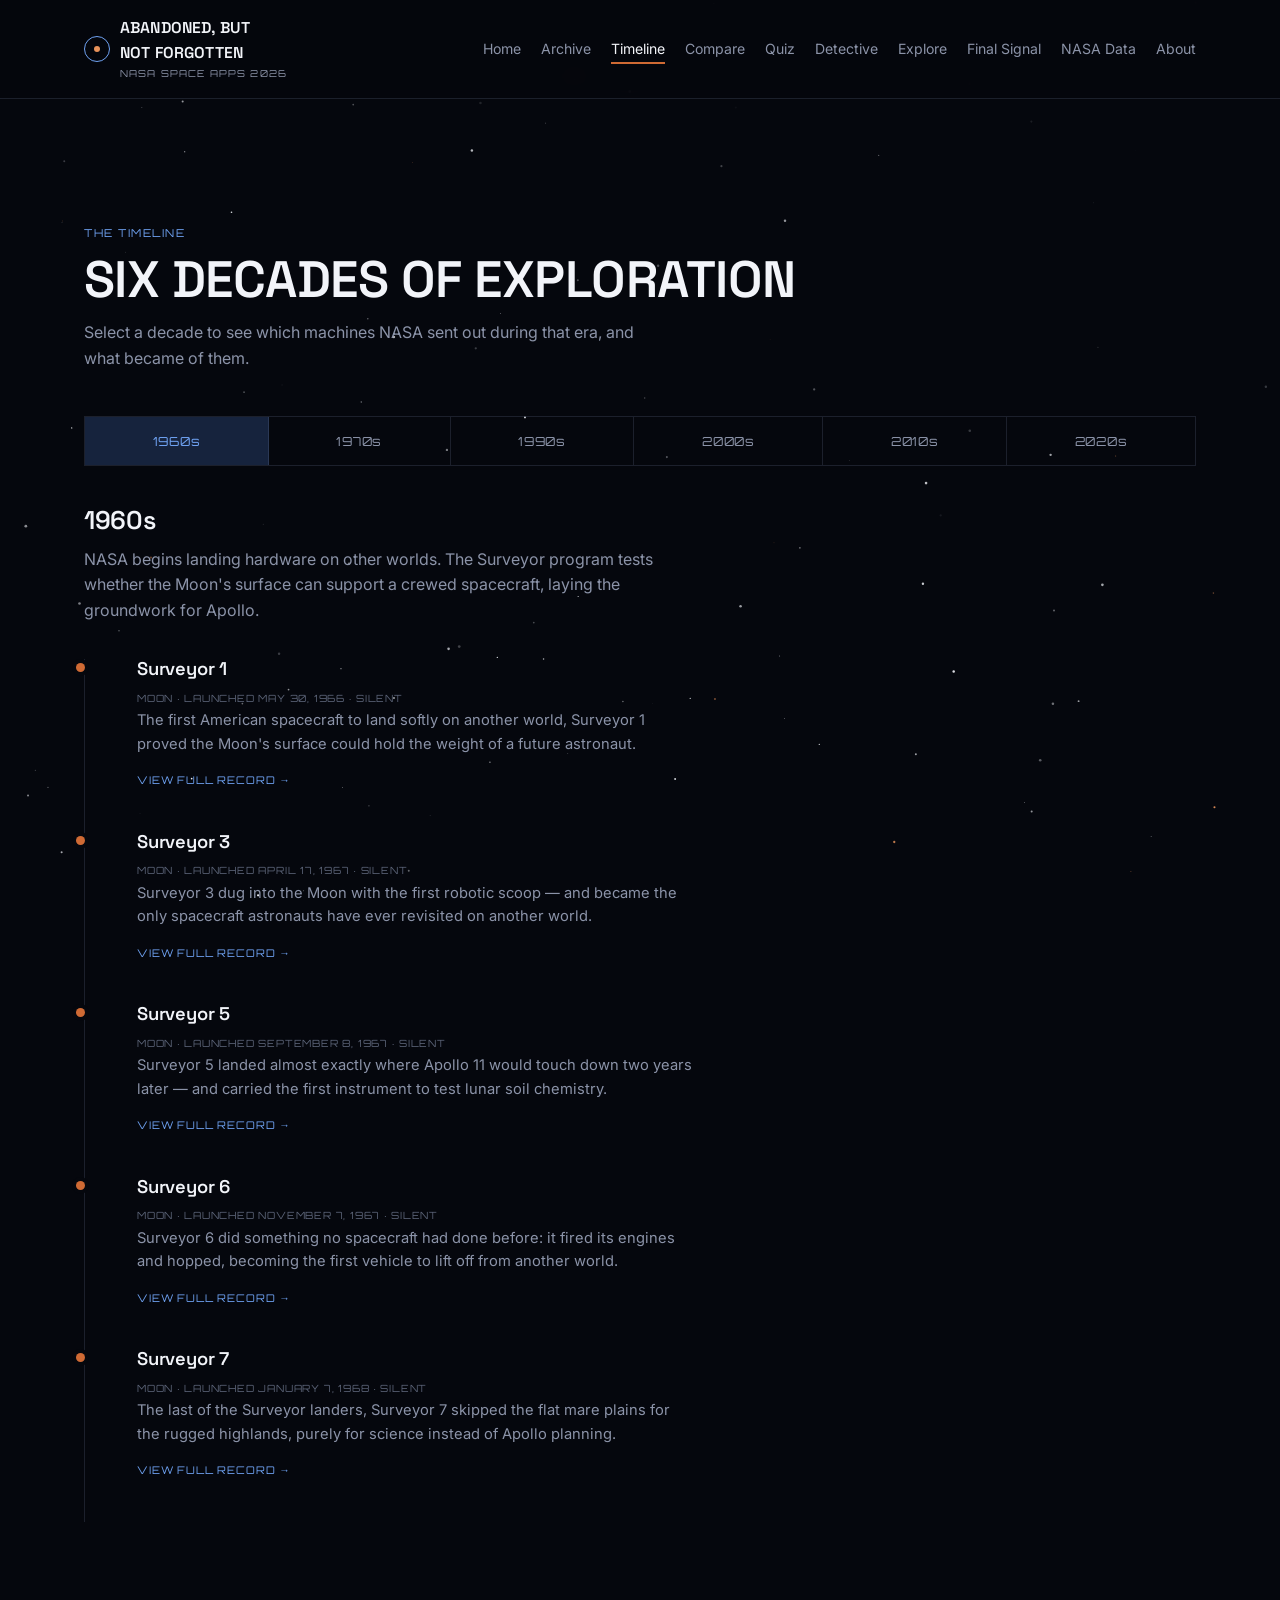
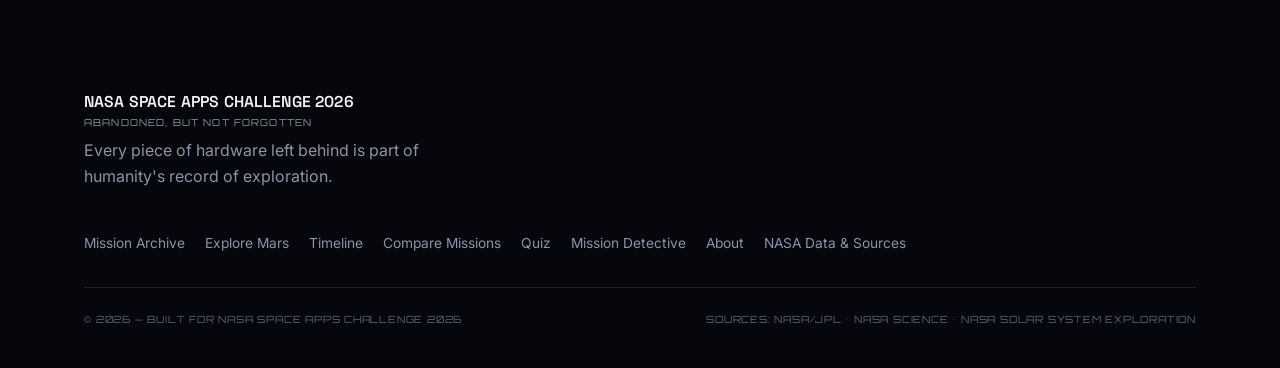
<file: timeline.html>
<!DOCTYPE html>
<html lang="en">
<head>
<meta charset="UTF-8">
<meta name="viewport" content="width=device-width, initial-scale=1.0">
<title>Mission Timeline — Abandoned, But Not Forgotten</title>
<meta name="description" content="A decade-by-decade timeline of NASA hardware left on the Moon, Mars, and in deep space.">
<link rel="icon" href="data:image/svg+xml,<svg xmlns=%22http://www.w3.org/2000/svg%22 viewBox=%220 0 100 100%22><circle cx=%2250%22 cy=%2250%22 r=%2240%22 fill=%22%23cf6a34%22/></svg>">
<link rel="preconnect" href="https://fonts.googleapis.com">
<link rel="preconnect" href="https://fonts.gstatic.com" crossorigin>
<link href="https://fonts.googleapis.com/css2?family=Space+Grotesk:wght@500;600;700&family=Inter:wght@400;500;600&family=Orbitron:wght@500;600&display=swap" rel="stylesheet">
<link rel="stylesheet" href="css/style.css">
</head>
<body>

<canvas id="starfield" aria-hidden="true"></canvas>
<div id="scroll-progress" aria-hidden="true"></div>
<a href="#main" class="skip-link">Skip to main content</a>

<header class="site-header">
  <nav class="nav" aria-label="Primary">
    <a href="index.html" class="nav-brand">
      <span class="nav-mark" aria-hidden="true"></span>
      <span class="nav-brand-text">ABANDONED, BUT<br>NOT FORGOTTEN<small>NASA SPACE APPS 2026</small></span>
    </a>
    <ul class="nav-links">
      <li><a href="index.html">Home</a></li>
      <li><a href="missions.html">Archive</a></li>
      <li><a href="timeline.html" aria-current="page">Timeline</a></li>
      <li><a href="compare.html">Compare</a></li>
      <li><a href="quiz.html">Quiz</a></li>
      <li><a href="detective.html">Detective</a></li>
      <li><a href="explore.html">Explore</a></li>
      <li><a href="final-signal.html">Final Signal</a></li>
      <li><a href="data.html">NASA Data</a></li>
      <li><a href="about.html">About</a></li>
    </ul>
    <button class="nav-toggle" aria-label="Toggle navigation menu" aria-expanded="false">
      <span></span>
    </button>
  </nav>
</header>

<main id="main">
  <section class="section" style="padding-bottom:0;">
    <div class="wrap">
      <span class="eyebrow">THE TIMELINE</span>
      <h2 style="font-size:clamp(2rem,4.4vw,3.2rem); margin:8px 0 12px;">SIX DECADES OF EXPLORATION</h2>
      <p style="max-width:56ch; margin-bottom:44px;">Select a decade to see which machines NASA sent out during that era, and what became of them.</p>

      <div class="timeline-nav" role="tablist" aria-label="Select a decade" id="era-tabs"></div>
    </div>
  </section>

  <section class="section" style="padding-top:0;">
    <div class="wrap">
      <div class="timeline-era-intro" id="era-intro"></div>
      <div class="timeline-track" id="timeline-track"></div>
    </div>
  </section>
</main>

<footer class="site-footer">
  <div class="wrap">
    <div class="footer-top">
      <div>
        <div class="nav-brand-text" style="margin-bottom:8px;">NASA SPACE APPS CHALLENGE 2026<small>ABANDONED, BUT NOT FORGOTTEN</small></div>
        <p style="max-width:40ch;">Every piece of hardware left behind is part of humanity's record of exploration.</p>
      </div>
      <ul class="footer-links">
        <li><a href="missions.html">Mission Archive</a></li>
        <li><a href="explore.html">Explore Mars</a></li>
        <li><a href="timeline.html">Timeline</a></li>
        <li><a href="compare.html">Compare Missions</a></li>
        <li><a href="quiz.html">Quiz</a></li>
        <li><a href="detective.html">Mission Detective</a></li>
        <li><a href="about.html">About</a></li>
        <li><a href="data.html">NASA Data &amp; Sources</a></li>
      </ul>
    </div>
    <div class="footer-bottom">
      <span>&copy; <span id="footer-year"></span> &mdash; BUILT FOR NASA SPACE APPS CHALLENGE 2026</span>
      <span>SOURCES: NASA/JPL &bull; NASA SCIENCE &bull; NASA SOLAR SYSTEM EXPLORATION</span>
    </div>
  </div>
</footer>

<button id="back-to-top" aria-label="Back to top">
  <svg width="16" height="16" viewBox="0 0 16 16" fill="none"><path d="M8 13V3M3 8l5-5 5 5" stroke="currentColor" stroke-width="1.6"/></svg>
</button>

<script src="js/data.js"></script>
<script src="js/data-extra.js"></script>
<script src="js/config.js"></script>
<script src="js/nasa-api.js"></script>
<script src="js/svg-icons.js"></script>
<script src="js/main.js"></script>
<script src="js/timeline.js"></script>
<script>
/* If the stylesheet did not load (e.g. index.html opened from inside a zip), tell the user how to fix it. */
window.addEventListener("load", function () {
  if (getComputedStyle(document.body).backgroundColor !== "rgb(5, 7, 13)") {
    var d = document.createElement("div"); d.id = "setup-warning";
    d.textContent = "Styles did not load. Extract the WHOLE zip folder first (right-click > Extract All), then open index.html from the extracted folder so the css/ and js/ folders sit next to it.";
    document.body.insertBefore(d, document.body.firstChild);
  }
});
</script>
</body>
</html>
</file>
<file: css/style.css>
/* ============================================================
   ABANDONED, BUT NOT FORGOTTEN
   NASA Space Apps Challenge 2026
   ============================================================ */

/* ---------- Design tokens ---------- */
:root {
  --space-black: #05070d;
  --space-black-soft: #0a0e18;
  --panel: #0d1220;
  --panel-raised: #121829;
  --hairline: rgba(150, 170, 210, 0.16);
  --hairline-strong: rgba(150, 170, 210, 0.3);

  --space-blue: #3f7ce0;
  --space-blue-bright: #6fa2f2;
  --space-blue-dim: #16233d;

  --mars-red: #b0401f;
  --mars-orange: #cf6a34;
  --mars-orange-bright: #e8925a;

  --white: #f2f4f9;
  --muted: #8b93a8;
  --muted-dim: #5c6478;

  --ok: #4fae7c;

  --font-display: "Space Grotesk", "Inter", sans-serif;
  --font-body: "Inter", sans-serif;
  --font-mono: "Orbitron", sans-serif;

  --radius-sm: 3px;
  --radius-md: 6px;

  --container: 1240px;
  --edge: clamp(20px, 5vw, 64px);

  --ease: cubic-bezier(0.22, 1, 0.36, 1);
}

/* ---------- Reset ---------- */
* , *::before, *::after { box-sizing: border-box; }
[hidden] { display: none !important; }
html { scroll-behavior: smooth; }
@media (prefers-reduced-motion: reduce) {
  html { scroll-behavior: auto; }
  *, *::before, *::after {
    animation-duration: 0.001ms !important;
    animation-iteration-count: 1 !important;
    transition-duration: 0.001ms !important;
    scroll-behavior: auto !important;
  }
}

body {
  margin: 0;
  background: var(--space-black);
  color: var(--white);
  font-family: var(--font-body);
  font-size: 16px;
  line-height: 1.6;
  -webkit-font-smoothing: antialiased;
  overflow-x: hidden;
}

h1, h2, h3, h4 {
  font-family: var(--font-display);
  font-weight: 600;
  line-height: 1.1;
  margin: 0 0 0.5em;
  letter-spacing: -0.01em;
}

p { margin: 0 0 1em; color: var(--muted); max-width: 62ch; }
a { color: inherit; }
img { max-width: 100%; display: block; }
ul { margin: 0; padding: 0; }
button { font-family: inherit; }

::selection { background: var(--space-blue); color: var(--white); }

:focus-visible {
  outline: 2px solid var(--space-blue-bright);
  outline-offset: 3px;
  border-radius: 2px;
}

.visually-hidden {
  position: absolute; width: 1px; height: 1px;
  padding: 0; margin: -1px; overflow: hidden;
  clip: rect(0,0,0,0); white-space: nowrap; border: 0;
}

.skip-link {
  position: absolute;
  left: 12px;
  top: 12px;
  z-index: 600;
  padding: 8px 14px;
  background: var(--space-black);
  color: var(--white);
  border: 1px solid var(--space-blue-bright);
  border-radius: 4px;
  text-decoration: none;
  font-weight: 600;
  width: 1px;
  height: 1px;
  overflow: hidden;
  clip: rect(0, 0, 0, 0);
  clip-path: inset(50%);
  white-space: nowrap;
}
.skip-link:focus,
.skip-link:focus-visible,
.skip-link.is-visible {
  width: auto;
  height: auto;
  overflow: visible;
  clip: auto;
  clip-path: none;
  white-space: normal;
}

/* ---------- Star field canvas ---------- */
#starfield {
  position: fixed;
  inset: 0;
  z-index: 0;
  pointer-events: none;
}

/* ---------- Technical grid overlay ---------- */
.grid-overlay {
  position: absolute;
  inset: 0;
  background-image:
    linear-gradient(to right, var(--hairline) 1px, transparent 1px),
    linear-gradient(to bottom, var(--hairline) 1px, transparent 1px);
  background-size: 64px 64px;
  opacity: 0.35;
  mask-image: linear-gradient(to bottom, black, transparent 85%);
  pointer-events: none;
}

/* ---------- Layout helpers ---------- */
.wrap {
  max-width: var(--container);
  margin: 0 auto;
  padding-left: var(--edge);
  padding-right: var(--edge);
  position: relative;
  z-index: 1;
}

.section {
  position: relative;
  padding: clamp(64px, 10vw, 120px) 0;
}

.section-head {
  display: flex;
  align-items: baseline;
  justify-content: space-between;
  gap: 24px;
  flex-wrap: wrap;
  margin-bottom: 48px;
  border-bottom: 1px solid var(--hairline);
  padding-bottom: 24px;
}

.eyebrow {
  font-family: var(--font-mono);
  font-size: 0.68rem;
  letter-spacing: 0.14em;
  color: var(--space-blue-bright);
  text-transform: uppercase;
}

.section-head h2 { font-size: clamp(1.8rem, 3.4vw, 2.6rem); margin: 6px 0 0; }
.section-head .section-note { color: var(--muted); max-width: 42ch; margin: 0; }

/* ---------- Scroll progress bar ---------- */
#scroll-progress {
  position: fixed;
  top: 0; left: 0;
  height: 2px;
  width: 0%;
  background: linear-gradient(90deg, var(--space-blue), var(--mars-orange));
  z-index: 500;
  transition: width 0.1s linear;
}

/* ---------- Top navigation ---------- */
.site-header {
  position: sticky;
  top: 0;
  z-index: 400;
  background: rgba(5, 7, 13, 0.82);
  backdrop-filter: blur(10px);
  border-bottom: 1px solid var(--hairline);
}

.nav {
  display: flex;
  align-items: center;
  justify-content: space-between;
  padding: 16px var(--edge);
  max-width: var(--container);
  margin: 0 auto;
}

.nav-brand {
  display: flex;
  align-items: center;
  gap: 10px;
  text-decoration: none;
  color: var(--white);
}
.nav-mark {
  width: 26px; height: 26px;
  border: 1px solid var(--space-blue-bright);
  border-radius: 50%;
  display: grid;
  place-items: center;
  position: relative;
}
.nav-mark::before {
  content: "";
  width: 6px; height: 6px;
  border-radius: 50%;
  background: var(--mars-orange-bright);
}
.nav-brand-text {
  font-family: var(--font-display);
  font-weight: 600;
  font-size: 0.98rem;
  letter-spacing: 0.01em;
}
.nav-brand-text small {
  display: block;
  font-family: var(--font-mono);
  font-weight: 400;
  font-size: 0.6rem;
  letter-spacing: 0.12em;
  color: var(--muted);
}

.nav-links {
  display: flex;
  gap: 20px;
  list-style: none;
}
.nav-links a {
  text-decoration: none;
  font-size: 0.88rem;
  color: var(--muted);
  position: relative;
  padding: 4px 0;
  transition: color 0.2s var(--ease);
}
.nav-links a:hover, .nav-links a[aria-current="page"] { color: var(--white); }
.nav-links a[aria-current="page"]::after {
  content: "";
  position: absolute;
  left: 0; right: 0; bottom: -3px;
  height: 2px;
  background: var(--mars-orange);
}

.nav-toggle {
  display: none;
  background: transparent;
  border: 1px solid var(--hairline-strong);
  border-radius: var(--radius-sm);
  width: 40px; height: 36px;
  cursor: pointer;
  position: relative;
}
.nav-toggle span, .nav-toggle span::before, .nav-toggle span::after {
  content: "";
  position: absolute;
  left: 9px; right: 9px;
  height: 2px;
  background: var(--white);
  transition: transform 0.25s var(--ease), opacity 0.25s var(--ease);
}
.nav-toggle span { top: 17px; }
.nav-toggle span::before { top: -6px; }
.nav-toggle span::after { top: 6px; }
.nav-toggle[aria-expanded="true"] span { background: transparent; }
.nav-toggle[aria-expanded="true"] span::before { transform: translateY(6px) rotate(45deg); }
.nav-toggle[aria-expanded="true"] span::after { transform: translateY(-6px) rotate(-45deg); }

/* ---------- Buttons ---------- */
.btn {
  display: inline-flex;
  align-items: center;
  gap: 10px;
  padding: 13px 24px;
  font-family: var(--font-body);
  font-weight: 600;
  font-size: 0.92rem;
  text-decoration: none;
  border-radius: var(--radius-sm);
  border: 1px solid transparent;
  cursor: pointer;
  transition: transform 0.2s var(--ease), background 0.2s var(--ease), border-color 0.2s var(--ease), color 0.2s var(--ease);
}
.btn-primary {
  background: var(--mars-orange);
  color: #140900;
}
.btn-primary:hover { background: var(--mars-orange-bright); transform: translateY(-1px); }
.btn-secondary {
  background: transparent;
  border-color: var(--hairline-strong);
  color: var(--white);
}
.btn-secondary:hover { border-color: var(--space-blue-bright); color: var(--space-blue-bright); }
.btn-small { padding: 9px 16px; font-size: 0.8rem; }

/* ============================================================
   HERO
   ============================================================ */
.hero {
  position: relative;
  min-height: 92vh;
  display: flex;
  align-items: center;
  overflow: hidden;
  border-bottom: 1px solid var(--hairline);
}

.hero-bg {
  position: absolute;
  inset: 0;
  background:
    radial-gradient(ellipse 80% 60% at 15% 15%, rgba(63,124,224,0.16), transparent 60%),
    radial-gradient(ellipse 60% 50% at 85% 85%, rgba(207,106,52,0.14), transparent 60%),
    var(--space-black);
}

.hero-terrain-unused {
  position: absolute;
  left: 0; right: 0; bottom: 0;
  height: 42%;
  z-index: 1;
}

.hero-content {
  position: relative;
  z-index: 2;
  padding-top: 60px;
  padding-bottom: 220px;
}

.hero-panel {
  font-family: var(--font-mono);
  font-size: 0.66rem;
  letter-spacing: 0.14em;
  color: var(--muted);
  display: flex;
  gap: 18px;
  flex-wrap: wrap;
  margin-bottom: 28px;
  padding-bottom: 14px;
  border-bottom: 1px solid var(--hairline);
  max-width: 620px;
}
.hero-panel span { color: var(--space-blue-bright); }

.hero h1 {
  font-size: clamp(2.6rem, 7vw, 5.2rem);
  max-width: 14ch;
  margin-bottom: 28px;
}

.hero-sub {
  font-size: clamp(1.05rem, 2vw, 1.3rem);
  color: var(--muted);
  max-width: 46ch;
  margin-bottom: 40px;
}

.hero-ctas { display: flex; gap: 16px; flex-wrap: wrap; margin-bottom: 56px; }

.hero-telemetry {
  display: grid;
  grid-template-columns: repeat(3, minmax(140px, 220px));
  gap: 0;
  border: 1px solid var(--hairline);
  max-width: 660px;
}
.hero-telemetry .tcell {
  padding: 14px 18px;
  border-right: 1px solid var(--hairline);
}
.hero-telemetry .tcell:last-child { border-right: none; }
.tcell .tlabel {
  font-family: var(--font-mono);
  font-size: 0.58rem;
  letter-spacing: 0.12em;
  color: var(--muted-dim);
  display: block;
  margin-bottom: 6px;
}
.tcell .tvalue { font-size: 0.9rem; color: var(--white); }

/* Rover silhouettes across the terrain (SVG) */
.rover-field {
  position: absolute;
  bottom: 0; left: 0; right: 0;
  height: 100%;
  z-index: 1;
}

/* ============================================================
   STORY SCENES (homepage scroll narrative)
   ============================================================ */
.story {
  border-bottom: 1px solid var(--hairline);
}
.scene {
  min-height: 62vh;
  display: flex;
  align-items: center;
  padding: 80px 0;
  border-top: 1px solid var(--hairline);
  opacity: 0.3;
  transition: opacity 0.6s var(--ease);
}
.scene.in-view { opacity: 1; }
.scene-inner { display: grid; grid-template-columns: 100px 1fr; gap: 32px; align-items: center; }
.scene-index {
  font-family: var(--font-mono);
  font-size: 0.75rem;
  color: var(--muted-dim);
  letter-spacing: 0.1em;
}
.scene h3 {
  font-size: clamp(1.6rem, 4vw, 2.6rem);
  max-width: 18ch;
  color: var(--white);
}
.scene-visual {
  height: 3px;
  width: 64px;
  background: linear-gradient(90deg, var(--mars-orange), transparent);
  margin-bottom: 20px;
}

/* ============================================================
   INTRO STATEMENT
   ============================================================ */
.intro-statement {
  padding: clamp(60px, 10vw, 110px) 0;
  border-bottom: 1px solid var(--hairline);
}
.intro-statement p.lede {
  font-family: var(--font-display);
  font-size: clamp(1.3rem, 3vw, 1.9rem);
  color: var(--white);
  max-width: 34ch;
  line-height: 1.35;
  font-weight: 500;
}

/* ============================================================
   ERA STRIP
   ============================================================ */
.era-strip {
  display: flex;
  overflow-x: auto;
  gap: 0;
  border-top: 1px solid var(--hairline);
  scrollbar-width: thin;
}
.era-item {
  flex: 0 0 auto;
  width: clamp(160px, 22vw, 220px);
  padding: 28px 22px;
  border-right: 1px solid var(--hairline);
}
.era-item .era-year {
  font-family: var(--font-mono);
  font-size: 1.1rem;
  color: var(--mars-orange-bright);
  letter-spacing: 0.04em;
}
.era-item p { font-size: 0.85rem; margin-top: 10px; }

/* ============================================================
   MISSION CARDS / ARCHIVE
   ============================================================ */
.filters {
  display: flex;
  flex-wrap: wrap;
  gap: 28px;
  margin-bottom: 40px;
  padding-bottom: 28px;
  border-bottom: 1px solid var(--hairline);
}
.filter-group { display: flex; flex-direction: column; gap: 8px; }
.filter-group .flabel {
  font-family: var(--font-mono);
  font-size: 0.6rem;
  letter-spacing: 0.12em;
  color: var(--muted-dim);
}
.filter-pills { display: flex; flex-wrap: wrap; gap: 8px; }
.pill {
  font-family: var(--font-mono);
  font-size: 0.65rem;
  letter-spacing: 0.06em;
  padding: 8px 14px;
  border: 1px solid var(--hairline-strong);
  background: transparent;
  color: var(--muted);
  border-radius: var(--radius-sm);
  cursor: pointer;
  transition: all 0.18s var(--ease);
}
.pill:hover { color: var(--white); border-color: var(--space-blue-bright); }
.pill[aria-pressed="true"] {
  background: var(--space-blue-dim);
  border-color: var(--space-blue-bright);
  color: var(--space-blue-bright);
}

.results-count {
  font-family: var(--font-mono);
  font-size: 0.68rem;
  color: var(--muted-dim);
  letter-spacing: 0.08em;
  margin-bottom: 24px;
}

.mission-grid {
  display: grid;
  grid-template-columns: repeat(3, 1fr);
  gap: 1px;
  background: var(--hairline);
  border: 1px solid var(--hairline);
}

.mission-card {
  background: var(--space-black-soft);
  padding: 26px;
  text-decoration: none;
  color: inherit;
  display: flex;
  flex-direction: column;
  gap: 14px;
  position: relative;
  overflow: hidden;
  transition: background 0.25s var(--ease);
}
.mission-card:hover { background: var(--panel); }

.mission-card .card-scanline {
  position: absolute;
  left: 0; right: 0; top: -2px;
  height: 2px;
  background: linear-gradient(90deg, transparent, var(--space-blue-bright), transparent);
  transform: translateY(-10px);
  opacity: 0;
  transition: transform 0.6s var(--ease), opacity 0.6s var(--ease);
}
.mission-card:hover .card-scanline { transform: translateY(400px); opacity: 1; }

.mission-card .card-visual {
  height: 120px;
  border: 1px solid var(--hairline);
  display: grid;
  place-items: center;
  position: relative;
  overflow: hidden;
  background: linear-gradient(180deg, rgba(63,124,224,0.06), transparent);
}
.mission-card .card-visual svg { width: 60%; height: 60%; transition: transform 0.4s var(--ease); }
.mission-card:hover .card-visual svg { transform: scale(1.08); }

.card-meta {
  display: flex;
  justify-content: space-between;
  font-family: var(--font-mono);
  font-size: 0.6rem;
  letter-spacing: 0.08em;
  color: var(--muted-dim);
  text-transform: uppercase;
}

.status-dot {
  display: inline-flex;
  align-items: center;
  gap: 6px;
}
.status-dot::before {
  content: "";
  width: 7px; height: 7px;
  border-radius: 50%;
  background: var(--muted-dim);
}
.status-dot.silent::before { background: var(--mars-orange); }
.status-dot.traveling::before { background: var(--ok); box-shadow: 0 0 6px var(--ok); }
.status-dot.no-longer-operational::before { background: var(--muted); }
.status-dot.completed::before { background: var(--space-blue-bright); }

.mission-card h3 { font-size: 1.25rem; margin-bottom: 0; }
.mission-card .card-sub { font-family: var(--font-mono); font-size: 0.62rem; letter-spacing: 0.06em; color: var(--muted-dim); text-transform: uppercase; }
.mission-card .card-story { font-size: 0.88rem; margin: 0; }
.mission-card .card-cta {
  margin-top: auto;
  font-family: var(--font-mono);
  font-size: 0.66rem;
  letter-spacing: 0.1em;
  color: var(--space-blue-bright);
  display: flex; align-items: center; gap: 8px;
}
.mission-card .card-cta svg { width: 12px; height: 12px; transition: transform 0.25s var(--ease); }
.mission-card:hover .card-cta svg { transform: translateX(4px); }

.empty-state {
  padding: 80px 20px;
  text-align: center;
  border: 1px dashed var(--hairline-strong);
}
.empty-state p { margin: 0 auto; }

/* ============================================================
   MISSION DETAIL PAGE
   ============================================================ */
.mdetail-hero {
  position: relative;
  padding-top: 70px;
  padding-bottom: 60px;
  border-bottom: 1px solid var(--hairline);
  overflow: hidden;
}
.mdetail-hero-bg {
  position: absolute; inset: 0;
  background: radial-gradient(ellipse 70% 60% at 80% 20%, rgba(207,106,52,0.12), transparent 60%);
}
.mdetail-crumb {
  font-family: var(--font-mono);
  font-size: 0.64rem;
  letter-spacing: 0.1em;
  color: var(--muted-dim);
  margin-bottom: 26px;
  text-decoration: none;
  display: inline-flex;
  gap: 8px;
  align-items: center;
}
.mdetail-crumb:hover { color: var(--space-blue-bright); }

.mdetail-top { display: grid; grid-template-columns: 1.3fr 1fr; gap: 48px; align-items: start; }
.mdetail-eyebrow { font-family: var(--font-mono); font-size: 0.66rem; letter-spacing: 0.14em; color: var(--mars-orange-bright); }
.mdetail-hero h1 { font-size: clamp(2.4rem, 6vw, 4rem); margin: 8px 0 6px; }
.mdetail-sub { font-family: var(--font-mono); font-size: 0.78rem; letter-spacing: 0.06em; color: var(--muted); text-transform: uppercase; margin-bottom: 20px; }
.mdetail-tagline { font-size: 1.1rem; color: var(--white); max-width: 42ch; font-family: var(--font-display); font-weight: 500; }

.telemetry-panel {
  border: 1px solid var(--hairline);
  background: var(--panel);
}
.telemetry-row {
  display: flex;
  justify-content: space-between;
  gap: 12px;
  padding: 14px 20px;
  border-bottom: 1px solid var(--hairline);
  font-size: 0.86rem;
}
.telemetry-row:last-child { border-bottom: none; }
.telemetry-row .tk { font-family: var(--font-mono); font-size: 0.62rem; letter-spacing: 0.1em; color: var(--muted-dim); text-transform: uppercase; }
.telemetry-row .tv { text-align: right; color: var(--white); max-width: 60%; }
.telemetry-row.status .tv { color: var(--mars-orange-bright); font-family: var(--font-mono); font-size: 0.7rem; letter-spacing: 0.08em; }

.visual-block {
  height: 220px;
  border: 1px solid var(--hairline);
  margin-top: 26px;
  display: grid;
  place-items: center;
  background: linear-gradient(180deg, rgba(63,124,224,0.05), transparent);
}
.visual-block svg { width: 46%; }

/* Section number labels used inside mission detail (a real sequence) */
.mdetail-section { padding: clamp(48px, 8vw, 90px) 0; border-bottom: 1px solid var(--hairline); }
.mdetail-section-label {
  font-family: var(--font-mono);
  font-size: 0.64rem;
  letter-spacing: 0.12em;
  color: var(--muted-dim);
  margin-bottom: 10px;
}
.mdetail-section h2 { font-size: clamp(1.5rem, 3vw, 2.1rem); max-width: 24ch; }
.mdetail-section .body-text { max-width: 66ch; font-size: 1.02rem; }

/* Journey timeline (vertical, in-page) */
.journey-list { border-top: 1px solid var(--hairline); margin-top: 32px; }
.journey-item {
  display: grid;
  grid-template-columns: 200px 1fr;
  gap: 24px;
  padding: 20px 0;
  border-bottom: 1px solid var(--hairline);
}
.journey-item .jstage {
  font-family: var(--font-mono);
  font-size: 0.72rem;
  letter-spacing: 0.06em;
  color: var(--space-blue-bright);
  text-transform: uppercase;
}
.journey-item p { margin: 0; font-size: 0.94rem; }

/* Discovery cards */
.discovery-grid {
  display: grid;
  grid-template-columns: repeat(auto-fit, minmax(240px, 1fr));
  gap: 1px;
  background: var(--hairline);
  border: 1px solid var(--hairline);
  margin-top: 32px;
}
.discovery-card { background: var(--space-black-soft); padding: 24px; }
.discovery-card h4 { font-size: 1rem; color: var(--white); }
.discovery-card p { font-size: 0.88rem; margin: 0; }

/* Where it is now / map-ish visual */
.locate-block {
  display: grid;
  grid-template-columns: 1fr 1fr;
  gap: 40px;
  align-items: center;
  margin-top: 28px;
}
.locate-visual {
  border: 1px solid var(--hairline);
  height: 260px;
  position: relative;
  overflow: hidden;
  background:
    radial-gradient(circle at 50% 50%, rgba(176,64,31,0.18), transparent 60%),
    var(--panel);
}
.locate-visual .pin {
  position: absolute;
  width: 10px; height: 10px;
  border-radius: 50%;
  background: var(--mars-orange-bright);
  box-shadow: 0 0 0 6px rgba(232,146,90,0.18);
}
.locate-visual .pin::after {
  content: "STILL HERE";
  position: absolute;
  top: 16px; left: 50%; transform: translateX(-50%);
  font-family: var(--font-mono);
  font-size: 0.58rem;
  letter-spacing: 0.1em;
  color: var(--muted);
  white-space: nowrap;
}

/* Signal-lost visual */
.signal-block {
  margin-top: 30px;
  border: 1px solid var(--hairline);
  padding: 28px;
  background: var(--panel);
}
.signal-bars { display: flex; gap: 4px; align-items: flex-end; height: 40px; margin-bottom: 14px; }
.signal-bars span {
  flex: 1;
  background: var(--muted-dim);
  animation: signalFade 3.4s ease-in-out infinite;
}
.signal-bars span:nth-child(1) { height: 100%; animation-delay: 0s; }
.signal-bars span:nth-child(2) { height: 80%; animation-delay: 0.1s; }
.signal-bars span:nth-child(3) { height: 60%; animation-delay: 0.2s; }
.signal-bars span:nth-child(4) { height: 45%; animation-delay: 0.3s; }
.signal-bars span:nth-child(5) { height: 30%; animation-delay: 0.4s; }
.signal-bars span:nth-child(6) { height: 18%; animation-delay: 0.5s; }
.signal-bars span:nth-child(7) { height: 8%; animation-delay: 0.6s; }
@keyframes signalFade {
  0%, 100% { opacity: 1; background: var(--space-blue-bright); }
  60% { opacity: 0.25; background: var(--muted-dim); }
}
@media (prefers-reduced-motion: reduce) {
  .signal-bars span { animation: none; opacity: 0.7; }
}
.signal-caption { font-family: var(--font-mono); font-size: 0.62rem; letter-spacing: 0.1em; color: var(--muted-dim); }

/* If this machine could talk */
.quote-block {
  margin-top: 30px;
  border-left: 2px solid var(--mars-orange);
  padding: 4px 0 4px 28px;
}
.quote-block .quote-label {
  font-family: var(--font-mono);
  font-size: 0.6rem;
  letter-spacing: 0.12em;
  color: var(--mars-orange-bright);
  margin-bottom: 12px;
}
.quote-block blockquote {
  margin: 0;
  font-family: var(--font-display);
  font-size: clamp(1.1rem, 2.4vw, 1.5rem);
  color: var(--white);
  font-style: normal;
  line-height: 1.5;
  max-width: 44ch;
}

/* Why it matters closer */
.matters-block {
  text-align: left;
  padding: clamp(60px, 10vw, 100px) 0;
}
.matters-block p.big {
  font-family: var(--font-display);
  font-size: clamp(1.8rem, 4.4vw, 3.2rem);
  color: var(--white);
  max-width: 18ch;
  line-height: 1.2;
}

.sources-line {
  font-family: var(--font-mono);
  font-size: 0.62rem;
  letter-spacing: 0.06em;
  color: var(--muted-dim);
  margin-top: 40px;
}

.next-mission {
  display: flex;
  justify-content: space-between;
  align-items: center;
  gap: 20px;
  flex-wrap: wrap;
  padding: 40px 0;
}

/* ============================================================
   TIMELINE PAGE
   ============================================================ */
.timeline-nav {
  display: flex;
  gap: 0;
  border: 1px solid var(--hairline);
  margin-bottom: 40px;
  overflow-x: auto;
}
.timeline-nav button {
  flex: 1 0 auto;
  min-width: 110px;
  padding: 16px 12px;
  background: transparent;
  border: none;
  border-right: 1px solid var(--hairline);
  color: var(--muted);
  font-family: var(--font-mono);
  font-size: 0.78rem;
  letter-spacing: 0.06em;
  cursor: pointer;
  transition: background 0.2s var(--ease), color 0.2s var(--ease);
}
.timeline-nav button:last-child { border-right: none; }
.timeline-nav button:hover { color: var(--white); }
.timeline-nav button[aria-selected="true"] {
  background: var(--space-blue-dim);
  color: var(--space-blue-bright);
}

.timeline-era-intro { margin-bottom: 36px; max-width: 60ch; }
.timeline-era-intro h3 { font-size: 1.6rem; }

.timeline-track { position: relative; padding-left: 24px; border-left: 1px solid var(--hairline); }
.timeline-entry { position: relative; padding: 0 0 40px 28px; }
.timeline-entry::before {
  content: "";
  position: absolute;
  left: -33px; top: 4px;
  width: 9px; height: 9px;
  border-radius: 50%;
  background: var(--mars-orange);
  box-shadow: 0 0 0 4px var(--space-black);
}
.timeline-entry h4 { font-size: 1.15rem; margin-bottom: 4px; }
.timeline-entry .te-meta { font-family: var(--font-mono); font-size: 0.62rem; letter-spacing: 0.08em; color: var(--muted-dim); margin-bottom: 8px; text-transform: uppercase; }
.timeline-entry p { font-size: 0.92rem; margin: 0 0 10px; }
.timeline-entry a { font-family: var(--font-mono); font-size: 0.66rem; letter-spacing: 0.08em; color: var(--space-blue-bright); text-decoration: none; }
.timeline-entry a:hover { text-decoration: underline; }

/* ============================================================
   COMPARE PAGE
   ============================================================ */
.compare-picker {
  display: grid;
  grid-template-columns: repeat(auto-fill, minmax(200px, 1fr));
  gap: 1px;
  background: var(--hairline);
  border: 1px solid var(--hairline);
  margin-bottom: 48px;
}
.compare-pick-item {
  background: var(--space-black-soft);
  padding: 16px 18px;
  display: flex;
  align-items: center;
  gap: 12px;
  cursor: pointer;
  border: none;
  color: var(--white);
  text-align: left;
  font-family: var(--font-body);
  width: 100%;
}
.compare-pick-item .cbox {
  width: 16px; height: 16px;
  border: 1px solid var(--hairline-strong);
  flex-shrink: 0;
  display: grid;
  place-items: center;
}
.compare-pick-item[aria-pressed="true"] { background: var(--panel-raised); }
.compare-pick-item[aria-pressed="true"] .cbox { background: var(--mars-orange); border-color: var(--mars-orange); }
.compare-pick-item[aria-pressed="true"] .cbox::after { content: ""; width: 6px; height: 6px; background: var(--space-black); }
.compare-pick-item .cname { font-size: 0.92rem; }
.compare-pick-item .cmeta { font-family: var(--font-mono); font-size: 0.6rem; color: var(--muted-dim); letter-spacing: 0.06em; display: block; }
.compare-pick-item:disabled { opacity: 0.35; cursor: not-allowed; }

.compare-hint { font-family: var(--font-mono); font-size: 0.66rem; letter-spacing: 0.06em; color: var(--muted-dim); margin-bottom: 20px; }

.compare-table-wrap { overflow-x: auto; border: 1px solid var(--hairline); }
.compare-table { width: 100%; border-collapse: collapse; min-width: 560px; }
.compare-table th, .compare-table td {
  text-align: left;
  padding: 16px 22px;
  border-bottom: 1px solid var(--hairline);
  border-right: 1px solid var(--hairline);
  font-size: 0.88rem;
  vertical-align: top;
}
.compare-table th:last-child, .compare-table td:last-child { border-right: none; }
.compare-table thead th {
  font-family: var(--font-display);
  font-size: 1rem;
  color: var(--white);
  background: var(--panel);
}
.compare-table tbody th {
  font-family: var(--font-mono);
  font-size: 0.62rem;
  letter-spacing: 0.08em;
  color: var(--muted-dim);
  text-transform: uppercase;
  white-space: nowrap;
  background: var(--space-black-soft);
}
.compare-table tbody td { color: var(--muted); }
.compare-empty { padding: 60px 20px; text-align: center; border: 1px dashed var(--hairline-strong); }

/* ============================================================
   QUIZ PAGE
   ============================================================ */
.quiz-shell { max-width: 720px; }
.quiz-progress { font-family: var(--font-mono); font-size: 0.66rem; letter-spacing: 0.08em; color: var(--muted-dim); margin-bottom: 18px; }
.quiz-progress-bar { height: 2px; background: var(--hairline); margin-bottom: 40px; }
.quiz-progress-bar span { display: block; height: 100%; background: var(--space-blue); transition: width 0.3s var(--ease); }

.quiz-card { border: 1px solid var(--hairline); padding: 36px; background: var(--panel); }
.quiz-card h3 { font-size: 1.4rem; margin-bottom: 28px; }
.quiz-options { display: flex; flex-direction: column; gap: 10px; margin-bottom: 24px; }
.quiz-option {
  text-align: left;
  padding: 16px 18px;
  border: 1px solid var(--hairline-strong);
  background: transparent;
  color: var(--white);
  font-family: var(--font-body);
  font-size: 0.94rem;
  cursor: pointer;
  transition: all 0.18s var(--ease);
}
.quiz-option:hover:not(:disabled) { border-color: var(--space-blue-bright); }
.quiz-option.correct { border-color: var(--ok); background: rgba(79,174,124,0.1); }
.quiz-option.incorrect { border-color: var(--mars-red); background: rgba(176,64,31,0.12); }
.quiz-option:disabled { cursor: default; }

.quiz-feedback { padding-top: 18px; border-top: 1px solid var(--hairline); }
.quiz-feedback p { font-size: 0.92rem; margin-bottom: 18px; }
.quiz-feedback .fact-label { font-family: var(--font-mono); font-size: 0.6rem; letter-spacing: 0.1em; color: var(--space-blue-bright); display: block; margin-bottom: 8px; }

.quiz-result { text-align: left; }
.quiz-result .score-big { font-family: var(--font-display); font-size: clamp(2.6rem, 8vw, 4.5rem); color: var(--white); margin-bottom: 8px; }
.quiz-result-list { margin-top: 32px; border-top: 1px solid var(--hairline); }
.quiz-result-row { display: flex; justify-content: space-between; gap: 12px; padding: 14px 0; border-bottom: 1px solid var(--hairline); font-size: 0.86rem; }
.quiz-result-row .r-mark { font-family: var(--font-mono); font-size: 0.7rem; }
.quiz-result-row.right .r-mark { color: var(--ok); }
.quiz-result-row.wrong .r-mark { color: var(--mars-orange-bright); }

/* ============================================================
   ABOUT PAGE
   ============================================================ */
.about-grid {
  display: grid;
  grid-template-columns: repeat(auto-fit, minmax(230px, 1fr));
  gap: 1px;
  background: var(--hairline);
  border: 1px solid var(--hairline);
  margin: 40px 0;
}
.about-card { background: var(--space-black-soft); padding: 24px; }
.about-card .a-eyebrow { font-family: var(--font-mono); font-size: 0.6rem; letter-spacing: 0.1em; color: var(--mars-orange-bright); margin-bottom: 10px; display: block; }
.about-card h4 { font-size: 1.02rem; }
.about-card p { font-size: 0.88rem; margin: 0; }

.about-closer {
  border-top: 1px solid var(--hairline);
  padding-top: 40px;
  margin-top: 40px;
}
.about-closer p.big {
  font-family: var(--font-display);
  font-size: clamp(1.3rem, 2.6vw, 1.7rem);
  color: var(--white);
  max-width: 40ch;
}

/* ============================================================
   FINAL CTA + FOOTER
   ============================================================ */
.final-cta {
  text-align: center;
  padding: clamp(70px, 12vw, 140px) 0;
  border-top: 1px solid var(--hairline);
  border-bottom: 1px solid var(--hairline);
}
.final-cta p.big {
  font-family: var(--font-display);
  font-size: clamp(1.8rem, 5vw, 3.4rem);
  max-width: 20ch;
  margin: 0 auto 32px;
  line-height: 1.2;
}

.site-footer {
  padding: 48px 0 40px;
}
.footer-top {
  display: flex;
  justify-content: space-between;
  gap: 24px;
  flex-wrap: wrap;
  padding-bottom: 32px;
  border-bottom: 1px solid var(--hairline);
  margin-bottom: 24px;
}
.footer-links { display: flex; gap: 20px; flex-wrap: wrap; list-style: none; }
.footer-links a { text-decoration: none; color: var(--muted); font-size: 0.86rem; }
.footer-links a:hover { color: var(--white); }
.footer-bottom {
  display: flex;
  justify-content: space-between;
  gap: 16px;
  flex-wrap: wrap;
  font-family: var(--font-mono);
  font-size: 0.62rem;
  letter-spacing: 0.08em;
  color: var(--muted-dim);
}

/* ---------- Back to top ---------- */
#back-to-top {
  position: fixed;
  right: 24px; bottom: 24px;
  width: 44px; height: 44px;
  border-radius: 50%;
  border: 1px solid var(--hairline-strong);
  background: rgba(13, 18, 32, 0.9);
  backdrop-filter: blur(6px);
  color: var(--white);
  display: grid;
  place-items: center;
  cursor: pointer;
  opacity: 0;
  pointer-events: none;
  transform: translateY(8px);
  transition: opacity 0.25s var(--ease), transform 0.25s var(--ease), border-color 0.2s var(--ease);
  z-index: 300;
}
#back-to-top.visible { opacity: 1; pointer-events: auto; transform: translateY(0); }
#back-to-top:hover { border-color: var(--space-blue-bright); }

/* ---------- Reveal-on-scroll ---------- */
.reveal { opacity: 0; transform: translateY(18px); transition: opacity 0.7s var(--ease), transform 0.7s var(--ease); }
.reveal.in-view { opacity: 1; transform: translateY(0); }
@media (prefers-reduced-motion: reduce) {
  .reveal { opacity: 1; transform: none; transition: none; }
}

/* ============================================================
   RESPONSIVE
   ============================================================ */
@media (max-width: 1024px) {
  .mission-grid { grid-template-columns: repeat(2, 1fr); }
  .mdetail-top { grid-template-columns: 1fr; }
  .locate-block { grid-template-columns: 1fr; }
  .hero-telemetry { grid-template-columns: repeat(2, minmax(140px, 220px)); }
}

@media (max-width: 760px) {
  .nav-links { display: none; }
  .nav-toggle { display: block; }
  .site-header.menu-open .nav-links {
    display: flex;
    flex-direction: column;
    position: absolute;
    top: 100%; left: 0; right: 0;
    background: var(--space-black-soft);
    border-bottom: 1px solid var(--hairline);
    padding: 20px var(--edge) 28px;
    gap: 18px;
  }

  .mission-grid { grid-template-columns: 1fr; }
  .scene-inner { grid-template-columns: 1fr; gap: 14px; }
  .journey-item { grid-template-columns: 1fr; gap: 6px; }
  .compare-table { min-width: 100%; }
  .compare-table-wrap { border: none; }
  .compare-table thead { display: none; }
  .compare-table, .compare-table tbody, .compare-table tr, .compare-table td, .compare-table th { display: block; width: 100%; }
  .compare-table tr { border: 1px solid var(--hairline); margin-bottom: 16px; }
  .compare-table td, .compare-table tbody th { border-right: none; }
  .compare-table td[data-col-name]::before {
    content: attr(data-col-name);
    display: block;
    font-family: var(--font-mono);
    font-size: 0.58rem;
    letter-spacing: 0.08em;
    color: var(--muted-dim);
    margin-bottom: 6px;
    text-transform: uppercase;
  }
  .footer-top, .footer-bottom { flex-direction: column; }
  .hero-content { padding-bottom: 140px; }
  .hero-telemetry { grid-template-columns: 1fr; }
  .hero-telemetry .tcell { border-right: none; border-bottom: 1px solid var(--hairline); }
  .hero-telemetry .tcell:last-child { border-bottom: none; }
}

@media (max-width: 480px) {
  .quiz-card { padding: 22px; }
}

/* ============================================================
   v2 additions: NASA gallery, maps, badges, compare bars, banner
   ============================================================ */
.hero .wrap.hero-content { width: 100%; }

.badge {
  display: inline-block;
  margin-left: 10px;
  padding: 3px 8px;
  font-family: var(--font-mono);
  font-size: 0.52rem;
  letter-spacing: 0.1em;
  border: 1px solid var(--hairline-strong);
  border-radius: 2px;
  vertical-align: middle;
}
.badge.fact { color: var(--space-blue-bright); border-color: rgba(111,162,242,0.4); }
.badge.story { color: var(--mars-orange-bright); border-color: rgba(232,146,90,0.45); }
.badge.live { color: var(--ok); border-color: rgba(79,174,124,0.5); margin-left: 0; }

/* Cards with real NASA photos */
.mission-card .card-visual.has-photo { padding: 0; }
.mission-card .card-visual.has-photo img {
  width: 100%; height: 100%; object-fit: cover;
  filter: saturate(0.9) brightness(0.9);
  transition: transform 0.5s var(--ease);
}
.mission-card:hover .card-visual.has-photo img { transform: scale(1.06); }
.photo-credit {
  position: absolute; right: 6px; bottom: 6px;
  font-family: var(--font-mono); font-size: 0.5rem; letter-spacing: 0.1em;
  padding: 2px 6px; background: rgba(5,7,13,0.75); color: var(--muted);
}

/* NASA gallery */
.nasa-gallery {
  display: grid;
  grid-template-columns: repeat(3, 1fr);
  gap: 1px;
  background: var(--hairline);
  border: 1px solid var(--hairline);
  margin-top: 28px;
}
.nasa-gallery.small { grid-template-columns: repeat(4, 1fr); margin-top: 16px; }
.nasa-fig { margin: 0; background: var(--space-black-soft); }
.nasa-fig a { display: block; overflow: hidden; }
.nasa-fig img { width: 100%; aspect-ratio: 4 / 3; object-fit: cover; transition: transform 0.5s var(--ease); background: var(--panel); }
.nasa-fig a:hover img { transform: scale(1.05); }
.nasa-fig figcaption { padding: 12px 14px 16px; font-size: 0.8rem; color: var(--white); line-height: 1.35; }
.nasa-fig figcaption span { display: block; margin-top: 6px; font-family: var(--font-mono); font-size: 0.55rem; letter-spacing: 0.08em; color: var(--muted-dim); }
.rover-last { margin-bottom: 24px; }
.rover-last p { margin: 12px 0 0; font-size: 0.9rem; }

/* Maps */
.locate-visual-map { border: 1px solid var(--hairline); background: var(--panel); padding: 10px; }
.locmap { width: 100%; height: auto; display: block; }
.locmap .mg { stroke: var(--hairline); stroke-width: 1; }
.locmap .mg.eq { stroke: var(--hairline-strong); }
.locmap .mt { fill: var(--muted-dim); font-family: var(--font-mono); font-size: 9px; }
.locmap .pin-now { fill: var(--mars-orange-bright); }
.locmap .pin-other { fill: var(--space-blue-bright); opacity: 0.6; }
.locmap .ring { fill: none; stroke: var(--mars-orange-bright); stroke-width: 1; opacity: 0.6; transform-box: fill-box; transform-origin: center; animation: ping 2.4s ease-out infinite; }
.locmap .lbl-now { fill: var(--white); font-family: var(--font-body); font-size: 12px; font-weight: 600; }
.locmap .lbl-other { fill: var(--muted); font-family: var(--font-body); font-size: 10px; }
@keyframes ping { 0% { transform: scale(0.5); opacity: 0.9; } 100% { transform: scale(1.6); opacity: 0; } }
.map-note { font-family: var(--font-mono); font-size: 0.58rem; letter-spacing: 0.06em; color: var(--muted-dim); margin: 10px 0 0; max-width: none; }

/* Compare visuals */
.compare-visuals { margin-top: 48px; display: grid; gap: 40px; }
.viz { border-top: 1px solid var(--hairline); padding-top: 20px; }
.bar-group { margin-top: 18px; }
.bar-name { font-family: var(--font-display); font-weight: 600; margin-bottom: 6px; }
.bar-line { display: grid; grid-template-columns: 70px 1fr 110px; align-items: center; gap: 12px; margin-bottom: 6px; font-size: 0.8rem; }
.bar-key { font-family: var(--font-mono); font-size: 0.56rem; letter-spacing: 0.08em; color: var(--muted-dim); text-transform: uppercase; }
.bar-track { height: 8px; background: var(--panel); position: relative; }
.bar { display: block; height: 100%; }
.bar.planned { background: var(--space-blue); }
.bar.actual { background: var(--mars-orange); }
.bar-val { color: var(--muted); text-align: right; }
.trait-grid { display: grid; grid-template-columns: repeat(auto-fit, minmax(200px, 1fr)); gap: 1px; background: var(--hairline); border: 1px solid var(--hairline); margin-top: 16px; }
.trait-card { background: var(--space-black-soft); padding: 18px; }
.trait-card h4 { font-size: 1rem; }
.trait-card dl { margin: 0; font-size: 0.82rem; }
.trait-card dt { font-family: var(--font-mono); font-size: 0.55rem; letter-spacing: 0.08em; color: var(--muted-dim); margin-top: 8px; text-transform: uppercase; }
.trait-card dd { margin: 2px 0 0; color: var(--muted); }

/* Data & sources page */
.data-table { width: 100%; border-collapse: collapse; margin: 24px 0 40px; }
.data-table th, .data-table td { text-align: left; padding: 14px 16px; border-bottom: 1px solid var(--hairline); font-size: 0.86rem; vertical-align: top; }
.data-table th { font-family: var(--font-mono); font-size: 0.58rem; letter-spacing: 0.1em; color: var(--muted-dim); text-transform: uppercase; background: var(--panel); }
.data-table td { color: var(--muted); }
.data-table td:first-child { color: var(--white); }
.data-table code, .prose code { font-family: ui-monospace, Menlo, Consolas, monospace; font-size: 0.78rem; color: var(--space-blue-bright); word-break: break-all; }
.table-scroll { overflow-x: auto; }
.prose h3 { margin-top: 36px; font-size: 1.3rem; }
.prose ul { padding-left: 1.2em; color: var(--muted); max-width: 70ch; }
.prose li { margin-bottom: 8px; }

/* Missing-CSS safety banner (visible even unstyled) */
#setup-warning { background: #b0401f; color: #fff; padding: 14px 18px; font: 600 15px/1.4 sans-serif; }

@media (max-width: 760px) {
  .nasa-gallery, .nasa-gallery.small { grid-template-columns: 1fr 1fr; }
  .bar-line { grid-template-columns: 56px 1fr 84px; gap: 8px; }
}
@media (max-width: 420px) {
  .nasa-gallery, .nasa-gallery.small { grid-template-columns: 1fr; }
}

.compare-footnote { margin-top: 20px; font-size: 0.85rem; max-width: 70ch; }
.compare-na { color: var(--muted-dim); font-style: italic; }
.compare-def { display: block; margin-top: 8px; font-size: 0.78rem; color: var(--muted-dim); }
.compare-source { color: var(--space-blue-bright); }
.compare-table td { overflow-wrap: anywhere; }

.detective-hero { padding-top: clamp(48px, 8vw, 88px); }
.detective-skyline {
  height: 48px;
  margin-bottom: 20px;
  background:
    linear-gradient(90deg, transparent, var(--hairline), transparent),
    repeating-linear-gradient(90deg, transparent 0 18px, rgba(111,162,242,0.25) 18px 19px);
  mask-image: linear-gradient(90deg, transparent, black 20%, black 80%, transparent);
}
.detective-card {
  border: 1px solid var(--hairline);
  padding: 36px;
  background: var(--panel);
  position: relative;
}
.detective-card::before {
  content: "CASE FILE";
  position: absolute;
  top: 12px;
  right: 16px;
  font-family: var(--font-mono);
  font-size: 0.55rem;
  letter-spacing: 0.14em;
  color: var(--muted-dim);
}
.detective-sub { font-size: 1.05rem; color: var(--white); max-width: 42ch; }
.detective-howto { margin: 0 0 28px 1.1em; color: var(--muted); }
.detective-howto li { margin-bottom: 8px; }
.detective-progress {
  display: flex;
  gap: 10px;
  list-style: none;
  margin: 0 0 28px;
}
.detective-dot {
  width: 32px; height: 32px;
  border: 1px solid var(--hairline-strong);
  border-radius: 50%;
  display: grid;
  place-items: center;
  font-family: var(--font-mono);
  font-size: 0.7rem;
  color: var(--muted);
}
.detective-dot.is-current { border-color: var(--mars-orange); color: var(--white); }
.detective-dot.is-done { background: rgba(79,174,124,0.18); border-color: var(--ok); color: var(--ok); }
.detective-options { display: flex; flex-direction: column; gap: 10px; margin: 24px 0; }
.detective-option, .remains-choice {
  text-align: left;
  background: var(--space-black-soft);
  border: 1px solid var(--hairline);
  color: var(--white);
  padding: 14px 16px;
  cursor: pointer;
  border-radius: var(--radius-sm);
}
.detective-option:hover:not(:disabled), .remains-choice:hover { border-color: var(--space-blue-bright); }
.detective-option.is-selected, .remains-choice.is-selected,
.detective-option[aria-pressed="true"], .remains-choice[aria-pressed="true"] {
  border-color: var(--space-blue-bright);
  box-shadow: inset 3px 0 0 var(--space-blue-bright);
}
.detective-option.is-correct { border-color: var(--ok); background: rgba(79,174,124,0.1); }
.detective-option.is-incorrect { border-color: var(--mars-red); background: rgba(176,64,31,0.12); }
.detective-option:disabled { cursor: default; }
.detective-flag {
  display: block;
  margin-top: 6px;
  font-family: var(--font-mono);
  font-size: 0.58rem;
  letter-spacing: 0.08em;
  text-transform: uppercase;
  color: var(--muted);
}
.detective-feedback { margin-top: 24px; padding-top: 18px; border-top: 1px solid var(--hairline); }
.detective-verdict { color: var(--white); font-weight: 600; }
.detective-source { font-size: 0.86rem; }
.detective-source a { color: var(--space-blue-bright); }
.detective-result-actions { display: flex; flex-wrap: wrap; gap: 12px; margin-top: 28px; }

.remains-file {
  margin: 28px 0 36px;
  border: 1px solid var(--hairline-strong);
  background:
    linear-gradient(180deg, rgba(111,162,242,0.06), transparent 80px),
    var(--panel);
  padding: 28px;
}
.remains-file-head { display: flex; align-items: center; justify-content: space-between; gap: 12px; flex-wrap: wrap; margin-bottom: 12px; }
.remains-choices { display: flex; flex-direction: column; gap: 10px; margin: 16px 0 20px; }
.remains-actions { display: flex; flex-wrap: wrap; gap: 10px; }
.remains-evidence { margin-top: 24px; }
.remains-panel {
  border: 1px solid var(--hairline);
  padding: 22px;
  background: var(--space-black-soft);
}
.remains-panel h4 { font-size: 1rem; margin-top: 18px; }
.remains-panel h4:first-child { margin-top: 0; }
.remains-evidence.is-open { animation: remainsIn 0.45s var(--ease); }
@keyframes remainsIn {
  from { opacity: 0; transform: translateY(10px); }
  to { opacity: 1; transform: none; }
}
@media (prefers-reduced-motion: reduce) {
  .remains-evidence.is-open { animation: none; }
}
@media (max-width: 760px) {
  .detective-card, .remains-file { padding: 22px; }
  .nav-links { gap: 18px; }
}

/* ---------- Beyond the Landing ---------- */
.explore-main { position: relative; z-index: 1; }
.explore-intro {
  min-height: calc(100vh - 90px);
  display: flex;
  align-items: center;
  position: relative;
  overflow: hidden;
}
.explore-intro[hidden],
.explore-stage[hidden],
.explore-panel[hidden],
.explore-photo[hidden],
.explore-touchdown[hidden],
#explore-skip[hidden],
#explore-replay[hidden] { display: none !important; }
.explore-intro-bg {
  position: absolute; inset: 0;
  background:
    radial-gradient(ellipse at 78% 28%, rgba(255,200,140,0.22), transparent 28%),
    linear-gradient(180deg, #0b1020 0%, #3a2a3a 38%, #c45a28 68%, #2a140c 100%);
}
.explore-intro-bg::after {
  content: "";
  position: absolute; left: 0; right: 0; bottom: 0; height: 42%;
  background: linear-gradient(180deg, transparent, #1a0c08);
  clip-path: polygon(0 40%, 22% 18%, 44% 36%, 68% 10%, 90% 28%, 100% 16%, 100% 100%, 0 100%);
  opacity: 0.9;
}
.explore-intro-inner { position: relative; padding: 48px 0 64px; }
.explore-intro h1 { font-size: clamp(2.4rem, 7vw, 4.4rem); margin: 8px 0 10px; }
.explore-kicker { color: var(--white); font-size: 1.2rem; }
.explore-mission-pick { margin: 28px 0 24px; }
.explore-pills { display: flex; flex-wrap: wrap; gap: 8px; margin-top: 8px; }

.explore-toolbar {
  display: flex;
  flex-wrap: wrap;
  gap: 8px;
  padding-top: 16px;
  padding-bottom: 12px;
}
.explore-select {
  background: var(--panel);
  color: var(--white);
  border: 1px solid var(--hairline-strong);
  border-radius: var(--radius-sm);
  padding: 8px 10px;
  font-family: inherit;
}
.explore-scene {
  position: relative;
  width: min(1240px, 100%);
  margin: 0 auto;
  min-height: min(74vh, 740px);
  height: 74vh;
  overflow: hidden;
  border: 1px solid rgba(232,146,90,0.25);
  background: #140b08;
  box-shadow: 0 24px 80px rgba(0,0,0,0.45);
}
.explore-terrain {
  position: absolute; inset: 0;
  width: 100%; height: 100%;
  z-index: 1;
}
.explore-layer { transform-box: fill-box; }
.explore-scene.is-polar .explore-terrain { filter: hue-rotate(-14deg) saturate(0.78) brightness(1.05); }
.explore-fallback {
  position: absolute; inset: 0; z-index: 0;
  background: linear-gradient(180deg, #0b1020 0%, #c45a28 55%, #2a140c 100%);
}
.explore-photo {
  position: absolute; inset: 0; z-index: 2;
  width: 100%; height: 100%;
  object-fit: cover;
  opacity: 0.28;
  mix-blend-mode: overlay;
}
.explore-dust, .explore-haze {
  position: absolute; inset: 0; pointer-events: none; z-index: 3;
}
.explore-dust {
  background: repeating-linear-gradient(108deg, transparent 0 72px, rgba(232,146,90,0.05) 72px 73px);
  animation: exploreDrift 36s linear infinite;
}
.explore-haze {
  background:
    linear-gradient(180deg, transparent 40%, rgba(224,138,74,0.18) 58%, transparent 72%),
    radial-gradient(ellipse at 50% 68%, rgba(232,146,90,0.2), transparent 60%);
  animation: explorePulse 10s ease-in-out infinite;
}
@keyframes exploreDrift {
  from { transform: translateX(0); }
  to { transform: translateX(-90px); }
}
@keyframes explorePulse {
  0%, 100% { opacity: 0.6; }
  50% { opacity: 1; }
}
.explore-entry, .explore-craft, .explore-puff {
  position: absolute;
  left: 48%;
  transform: translateX(-50%);
  pointer-events: none;
  z-index: 5;
}
.explore-entry { top: -46%; width: 108px; opacity: 0; z-index: 4; }
.explore-craft { bottom: 14%; width: 210px; opacity: 0; }
.explore-puff {
  bottom: 12%;
  width: 160px; height: 40px;
  border-radius: 50%;
  background: radial-gradient(ellipse, rgba(232,180,120,0.45), transparent 70%);
  opacity: 0;
}
.explore-svg-craft, .explore-svg-entry { width: 100%; height: auto; overflow: visible; display: block; filter: drop-shadow(0 10px 12px rgba(0,0,0,0.45)); }

.explore-stage.is-landing .explore-entry {
  animation: exploreDrop 5.2s cubic-bezier(0.22, 1, 0.36, 1) forwards;
}
.explore-stage.is-landing .explore-craft {
  animation: exploreSettle 6.8s cubic-bezier(0.22, 1, 0.36, 1) forwards;
}
.explore-stage.is-landing .explore-puff {
  animation: explorePuff 6.8s ease-out forwards;
}
.explore-stage.is-ready .explore-entry { opacity: 0; }
.explore-stage.is-ready .explore-craft { opacity: 1; }
.explore-stage.is-ready .explore-puff { opacity: 0; }

@keyframes exploreDrop {
  0% { top: -48%; opacity: 0; transform: translateX(-50%) scale(0.86); }
  10% { opacity: 1; }
  62% { top: 36%; opacity: 1; transform: translateX(-50%) scale(1); }
  88% { top: 46%; opacity: 0.4; }
  100% { top: 50%; opacity: 0; }
}
@keyframes exploreSettle {
  0%, 48% { opacity: 0; transform: translateX(-50%) translateY(28px) scale(0.92); }
  62% { opacity: 1; transform: translateX(-50%) translateY(0) scale(1.02); }
  76% { transform: translateX(-50%) translateY(4px) scale(1); }
  100% { opacity: 1; transform: translateX(-50%) translateY(0) scale(1); }
}
@keyframes explorePuff {
  0%, 52% { opacity: 0; transform: translateX(-50%) scale(0.4); }
  64% { opacity: 0.7; transform: translateX(-50%) scale(1.15); }
  100% { opacity: 0; transform: translateX(-50%) scale(1.6); }
}

.explore-hotspots { position: absolute; inset: 0; z-index: 7; }
.explore-hotspot {
  position: absolute;
  width: 46px; height: 46px;
  transform: translate(-50%, -50%);
  border: 0;
  background: transparent;
  cursor: pointer;
  padding: 0;
  opacity: 0;
  pointer-events: none;
}
.explore-stage.is-ready .explore-hotspot {
  opacity: 1;
  pointer-events: auto;
}
.explore-hotspot-dot {
  display: block;
  width: 14px; height: 14px;
  margin: 16px auto;
  border-radius: 50%;
  background: #f2e2c4;
  border: 1px solid rgba(232,146,90,0.9);
  box-shadow: 0 0 0 0 rgba(232,146,90,0.45);
  animation: hotspotPulse 2.4s ease-out infinite;
}
.explore-hotspot:hover .explore-hotspot-dot {
  background: var(--mars-orange-bright);
  transform: scale(1.15);
}
.explore-hotspot.is-selected .explore-hotspot-dot,
.explore-hotspot[aria-pressed="true"] .explore-hotspot-dot {
  background: var(--space-blue-bright);
  border-color: #fff;
  box-shadow: 0 0 0 6px rgba(111,162,242,0.28);
  animation: none;
}
.explore-hotspot:focus-visible .explore-hotspot-dot {
  outline: 2px solid var(--space-blue-bright);
  outline-offset: 5px;
}
@keyframes hotspotPulse {
  0% { box-shadow: 0 0 0 0 rgba(232,146,90,0.5); }
  70% { box-shadow: 0 0 0 12px rgba(232,146,90,0); }
  100% { box-shadow: 0 0 0 0 rgba(232,146,90,0); }
}

.explore-stage.is-discovering .explore-craft.is-spotlight {
  filter: drop-shadow(0 0 18px rgba(232,146,90,0.7));
}
.explore-stage.is-discovering .explore-hotspot:not(.is-selected) { opacity: 0.35; }

.explore-touchdown {
  position: absolute;
  left: 50%; bottom: 7%;
  transform: translateX(-50%);
  margin: 0;
  color: var(--white);
  font-family: var(--font-display);
  text-align: center;
  background: rgba(5,7,13,0.72);
  border: 1px solid rgba(232,146,90,0.35);
  padding: 8px 16px;
  border-radius: 4px;
  z-index: 8;
}
.explore-badge {
  position: absolute;
  top: 12px; left: 12px;
  font-family: var(--font-mono);
  font-size: 0.58rem;
  letter-spacing: 0.1em;
  text-transform: uppercase;
  color: var(--white);
  background: rgba(5,7,13,0.72);
  border: 1px solid rgba(232,146,90,0.3);
  padding: 6px 8px;
  z-index: 8;
}
.explore-credit, .explore-status { font-size: 0.82rem; margin: 10px var(--edge) 8px; max-width: 90ch; }
.explore-panel {
  position: fixed;
  right: 20px; bottom: 20px;
  width: min(380px, calc(100vw - 32px));
  background: linear-gradient(180deg, rgba(18,24,41,0.96), rgba(13,18,32,0.96));
  border: 1px solid rgba(111,162,242,0.35);
  border-radius: 8px;
  padding: 16px 18px 14px;
  z-index: 420;
  box-shadow: 0 18px 50px rgba(0,0,0,0.5);
  backdrop-filter: blur(8px);
}
.explore-panel.is-open { animation: remainsIn 0.35s var(--ease); }
.explore-panel-top { display: flex; justify-content: space-between; align-items: center; gap: 12px; margin-bottom: 8px; }
.explore-panel h2 { font-size: 1.18rem; margin: 0 0 8px; }
.explore-panel p { font-size: 0.88rem; }
.explore-panel-row { display: grid; gap: 4px; margin-bottom: 10px; }
.explore-panel-row > span:first-child {
  font-family: var(--font-mono);
  font-size: 0.58rem;
  letter-spacing: 0.1em;
  text-transform: uppercase;
  color: var(--space-blue-bright);
}
.explore-panel-note { color: var(--muted-dim); font-size: 0.8rem; }
.explore-panel-close {
  background: transparent;
  border: 1px solid var(--hairline-strong);
  color: var(--white);
  cursor: pointer;
  padding: 4px 10px;
  border-radius: 4px;
}
.explore-overlay {
  position: fixed; inset: 0;
  background: rgba(5,7,13,0.58);
  z-index: 430;
  display: grid;
  place-items: center;
  padding: 20px;
}
.explore-overlay[hidden] { display: none; }
.explore-overlay-card {
  width: min(560px, 100%);
  background: linear-gradient(180deg, #161c2e, #0d1220);
  border: 1px solid rgba(232,146,90,0.4);
  border-radius: 10px;
  padding: 28px;
  box-shadow: 0 0 0 1px rgba(111,162,242,0.12), 0 24px 60px rgba(0,0,0,0.55);
}
.explore-dl { margin: 16px 0 24px; }
.explore-dl dt {
  font-family: var(--font-mono);
  font-size: 0.62rem;
  letter-spacing: 0.1em;
  color: var(--mars-orange-bright);
  text-transform: uppercase;
  margin-top: 12px;
}
.explore-dl dd { margin: 4px 0 0; color: var(--muted); }
.explore-overlay-actions { display: flex; flex-wrap: wrap; gap: 10px; }

@media (prefers-reduced-motion: reduce) {
  .explore-dust, .explore-haze, .explore-hotspot-dot { animation: none; }
  .explore-stage.is-landing .explore-entry,
  .explore-stage.is-landing .explore-craft,
  .explore-stage.is-landing .explore-puff,
  .explore-panel.is-open { animation: none; }
  .explore-craft { opacity: 1; }
}
@media (max-width: 760px) {
  .explore-scene { height: 64vh; min-height: 440px; }
  .explore-craft { width: 150px; bottom: 16%; }
  .explore-entry { width: 78px; }
  .explore-panel { right: 12px; left: 12px; width: auto; bottom: 12px; }
  .explore-hotspot { width: 48px; height: 48px; }
}

/* ---- Explore: lunar and deep-space environments, guided tour ---- */
.explore-env { position: absolute; inset: 0; z-index: 0; }
.explore-envsvg { width: 100%; height: 100%; display: block; }
.explore-scene[data-env="moon"] .explore-terrain,
.explore-scene[data-env="deep"] .explore-terrain,
.explore-scene[data-env="moon"] .explore-fallback,
.explore-scene[data-env="deep"] .explore-fallback,
.explore-scene[data-env="moon"] .explore-dust,
.explore-scene[data-env="deep"] .explore-dust,
.explore-scene[data-env="moon"] .explore-haze,
.explore-scene[data-env="deep"] .explore-haze { display: none; }
.explore-scene[data-env="deep"] .explore-craft { bottom: 34%; }
.explore-scene[data-env="deep"] .explore-craft { animation: ds-drift 9s ease-in-out infinite alternate; }
@keyframes ds-drift { from { transform: translate(-50%, 0); } to { transform: translate(-50%, -8px); } }
@media (prefers-reduced-motion: reduce) { .explore-scene[data-env="deep"] .explore-craft { animation: none; } }
.explore-tour { display: flex; flex-wrap: wrap; gap: .5rem; align-items: center; margin-top: .75rem; }
.explore-tour-label { flex: 1 1 14rem; color: var(--text-muted, #aab4cc); font-size: .9rem; }
/* Caption moved to the top-right so it never covers the craft or hotspots */
.explore-scene .explore-touchdown { top: .6rem; right: .6rem; bottom: auto; left: auto; transform: none; max-width: 52%; font-size: .78rem; line-height: 1.3; padding: .35rem .55rem; text-align: left; }
.explore-panel { max-height: 70vh; overflow-y: auto; }
@media (max-width: 640px) { .explore-scene .explore-touchdown { max-width: 62%; font-size: .72rem; } }
.explore-main { position: relative; z-index: 2; }
.site-footer { position: relative; z-index: 1; }
.explore-panel { background: linear-gradient(180deg, rgba(18,24,41,0.99), rgba(13,18,32,0.99)); }
@media (max-width: 640px) { .explore-panel { max-height: 56vh; } }


/* ---------- Final Signal: shared site container and responsive centering ---------- */
.final-signal-main {
  max-width: var(--container);
  margin: 0 auto;
  padding-top: clamp(48px, 7vw, 88px);
  padding-bottom: clamp(56px, 8vw, 96px);
}
.final-signal-main > h1,
.final-signal-main > p,
.final-signal-main > label,
.final-signal-main > select,
.final-signal-main > #fs-out {
  width: 100%;
  max-width: 960px;
  margin-left: auto;
  margin-right: auto;
}
.final-signal-main > h1 { text-align: left; }
.final-signal-main > p { max-width: 62ch; }
.final-signal-main > select { display: block; }
@media (max-width: 640px) {
  .final-signal-main { padding-top: 40px; }
}
</file>
